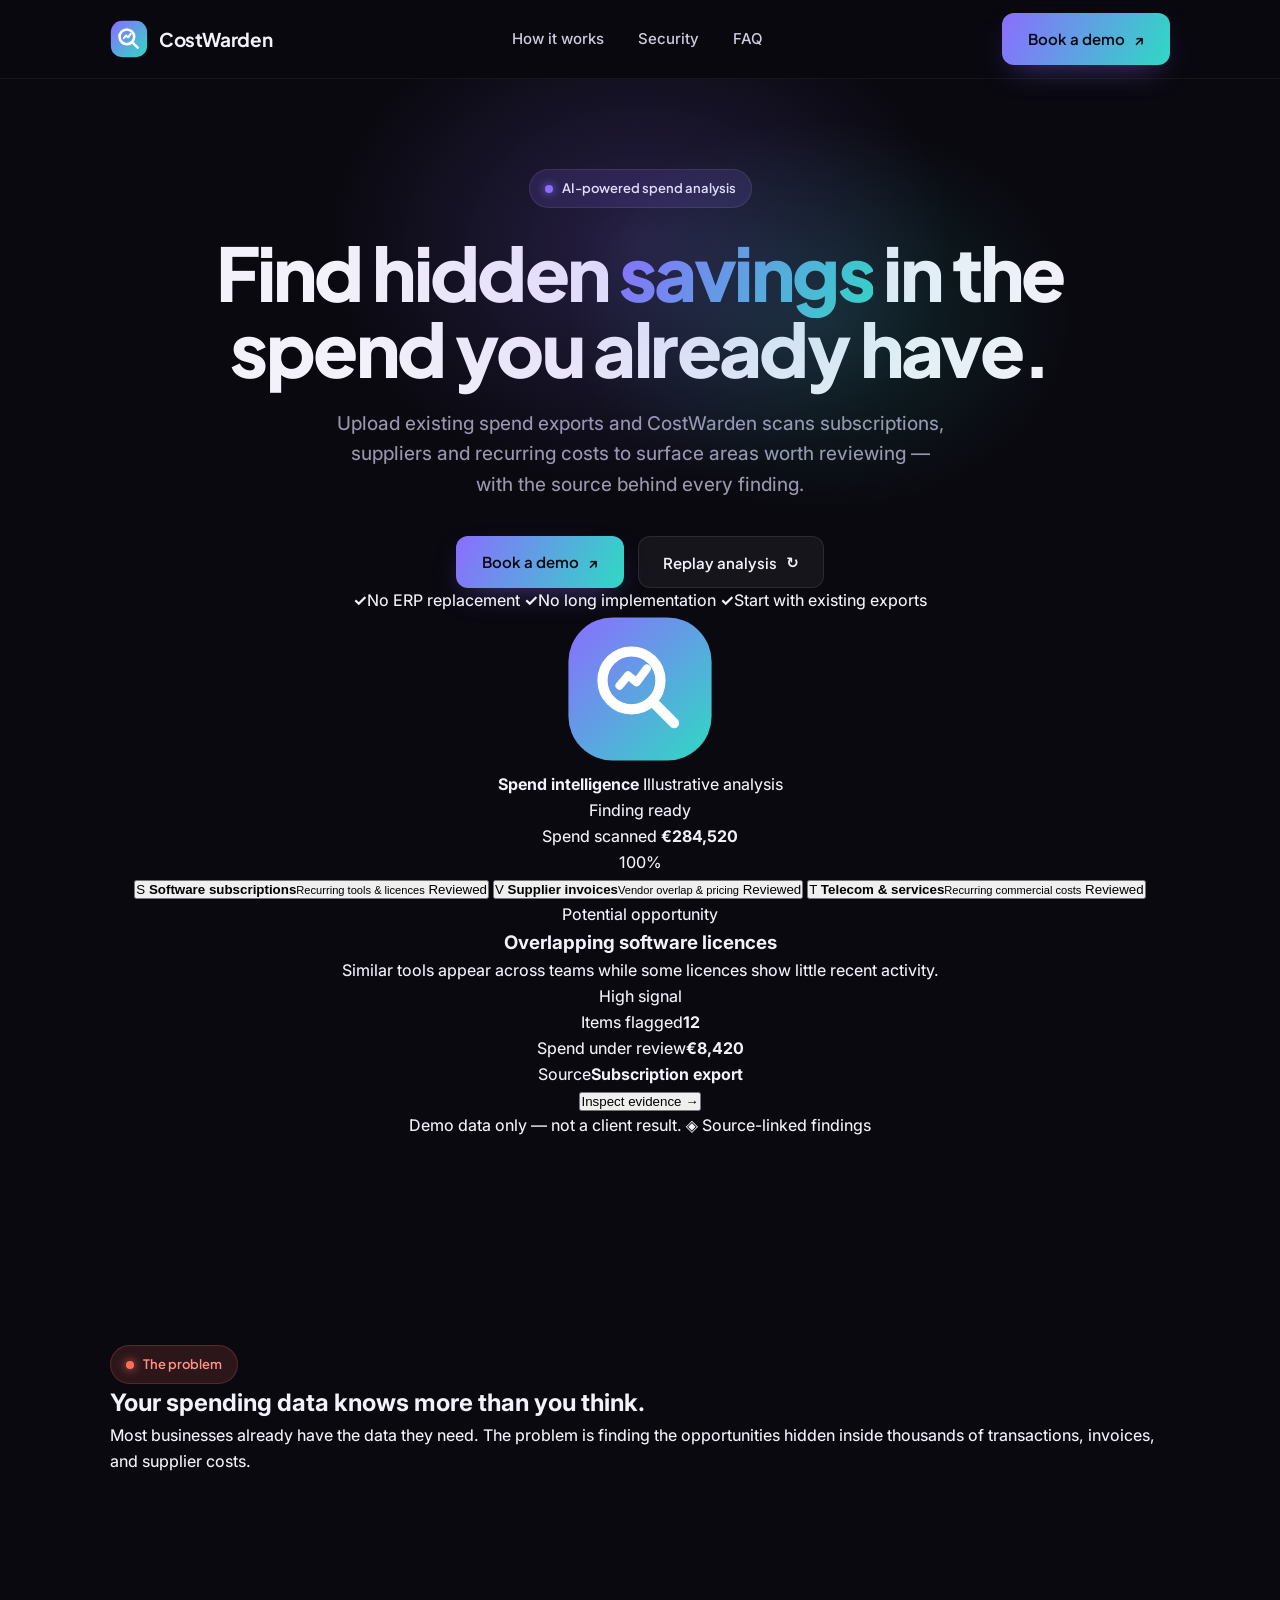
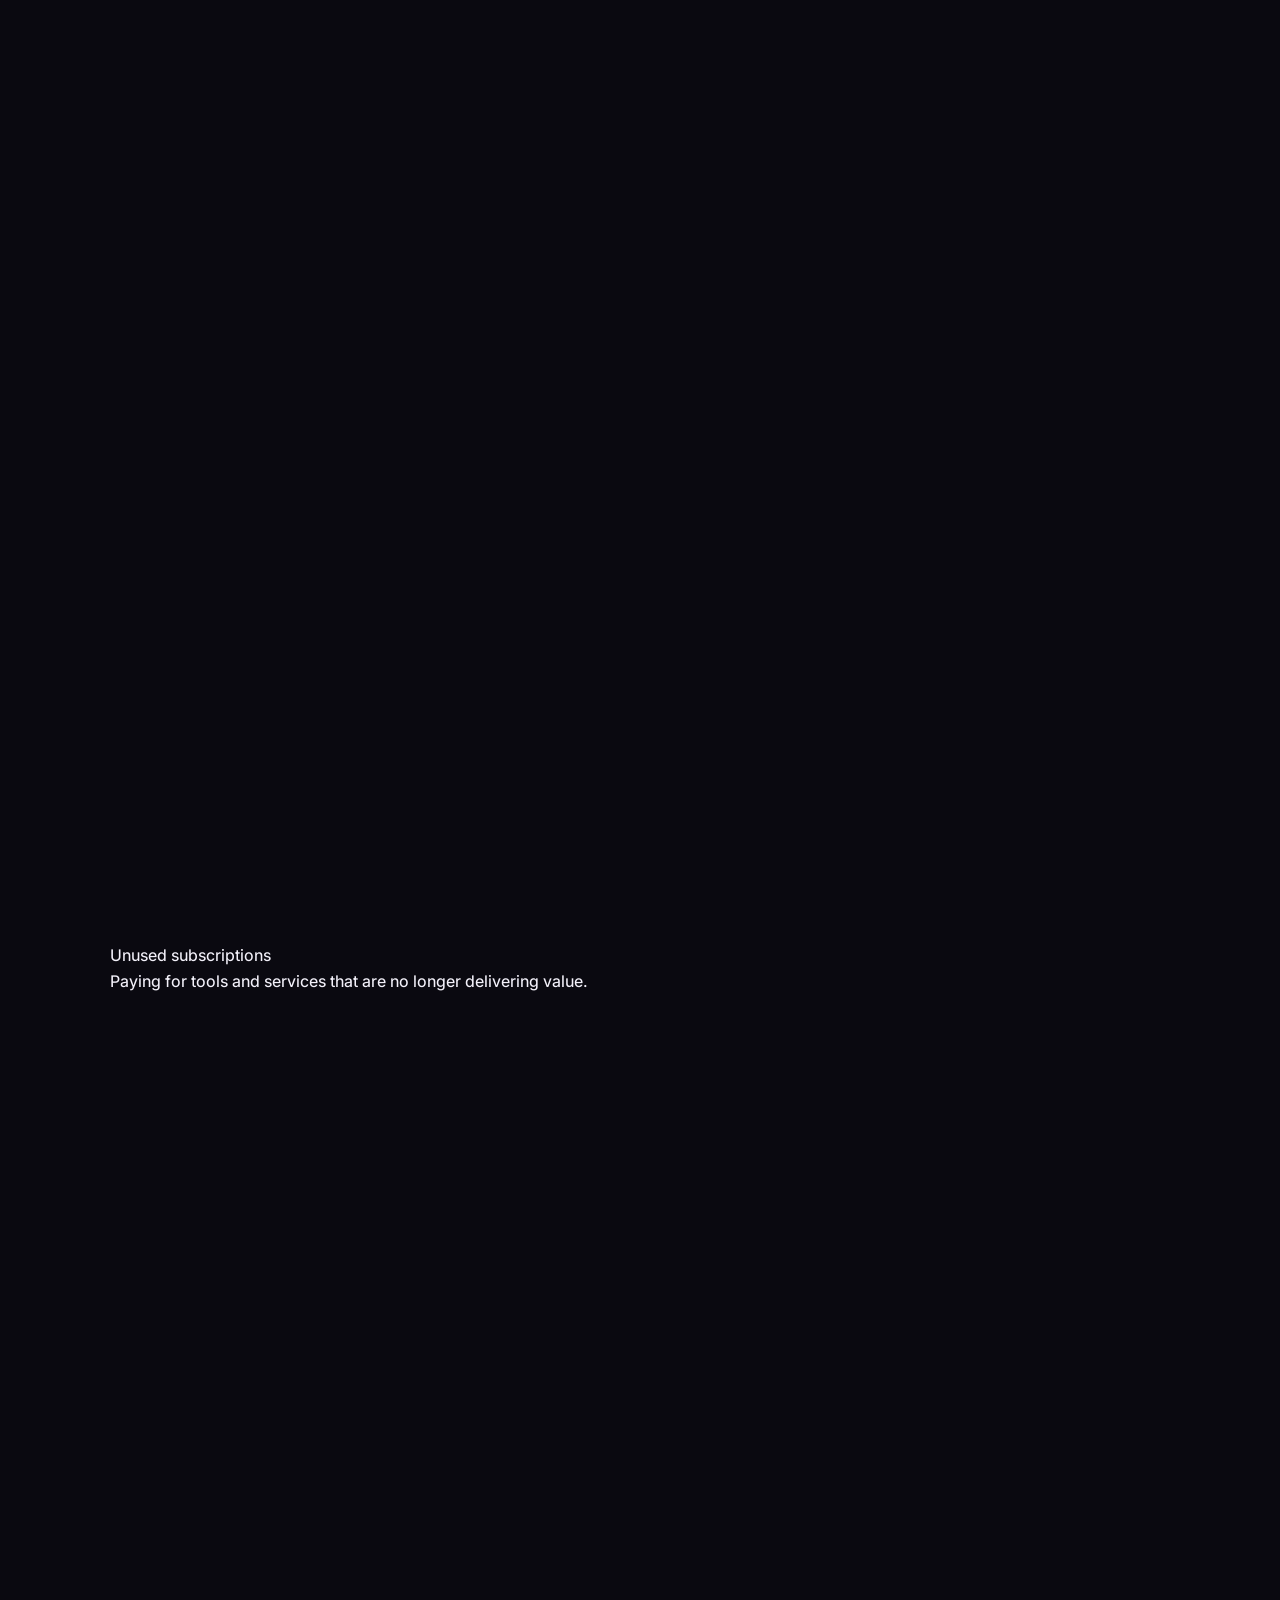
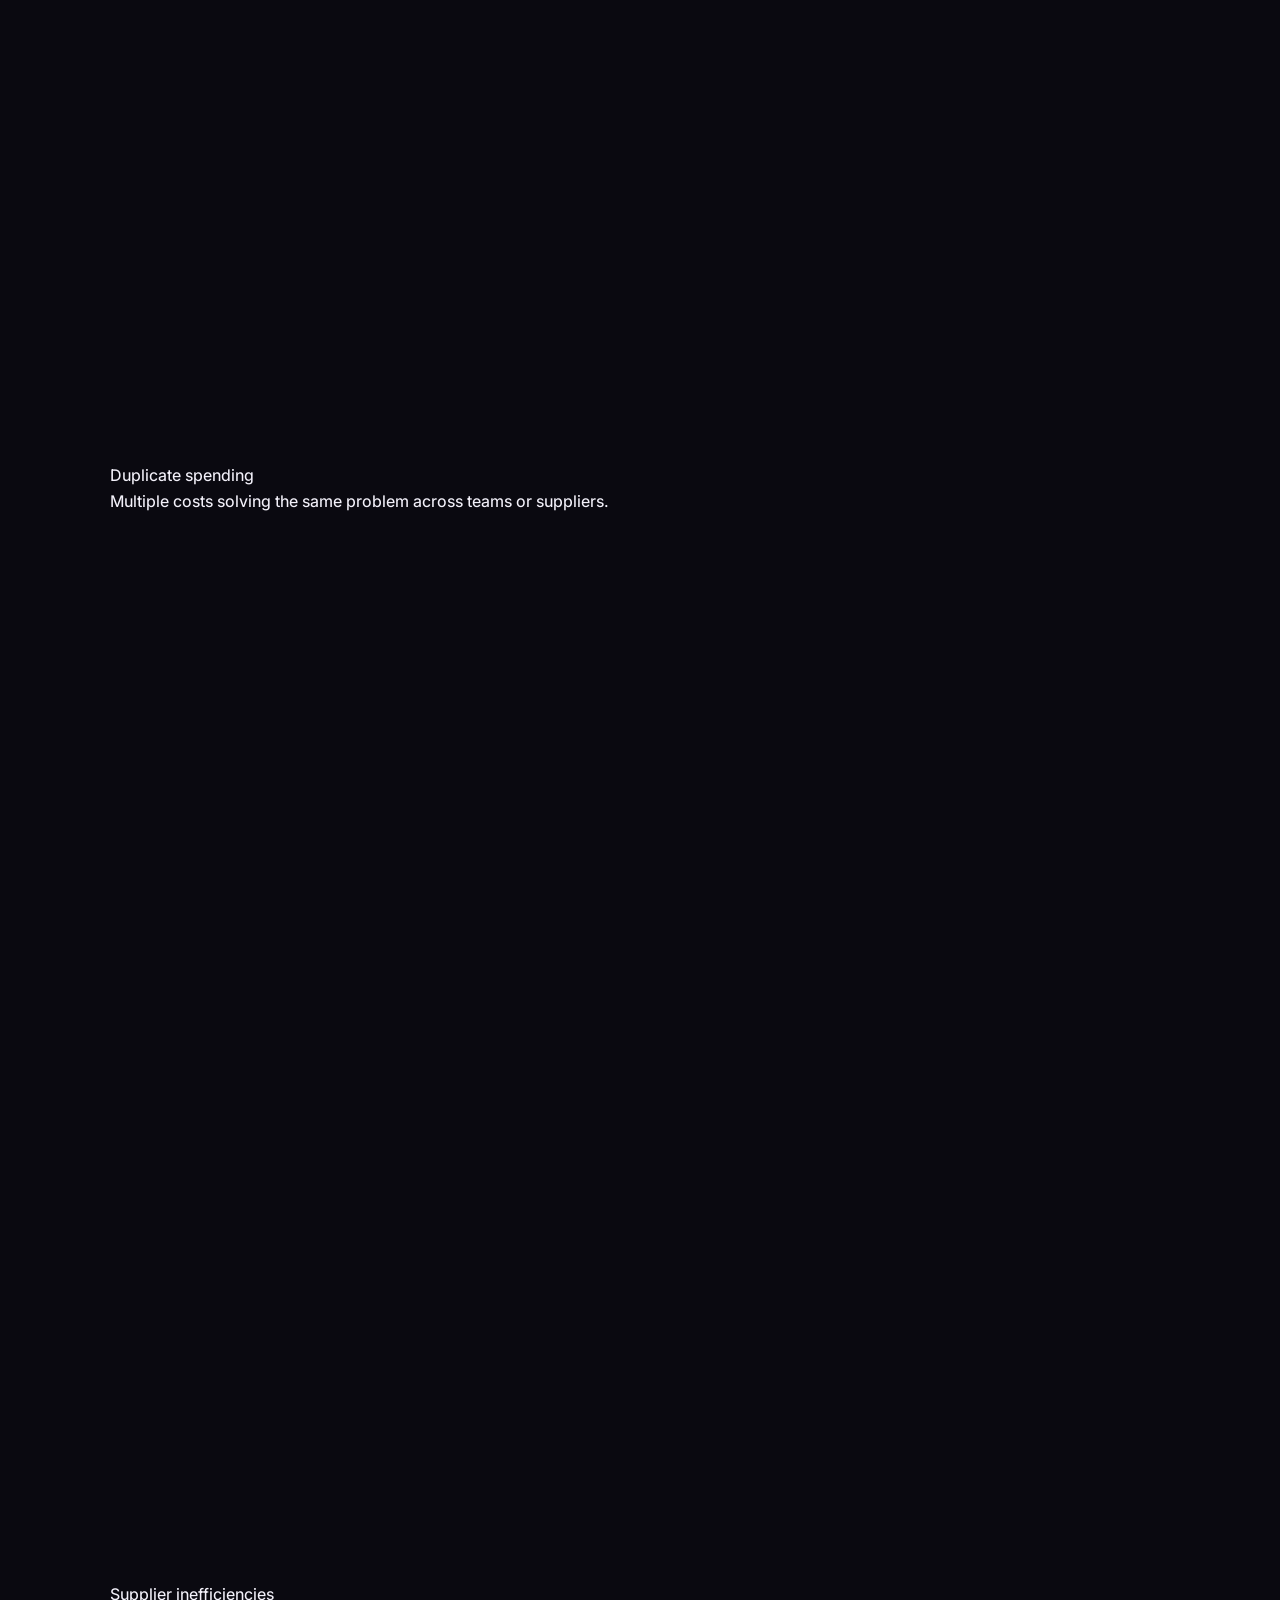
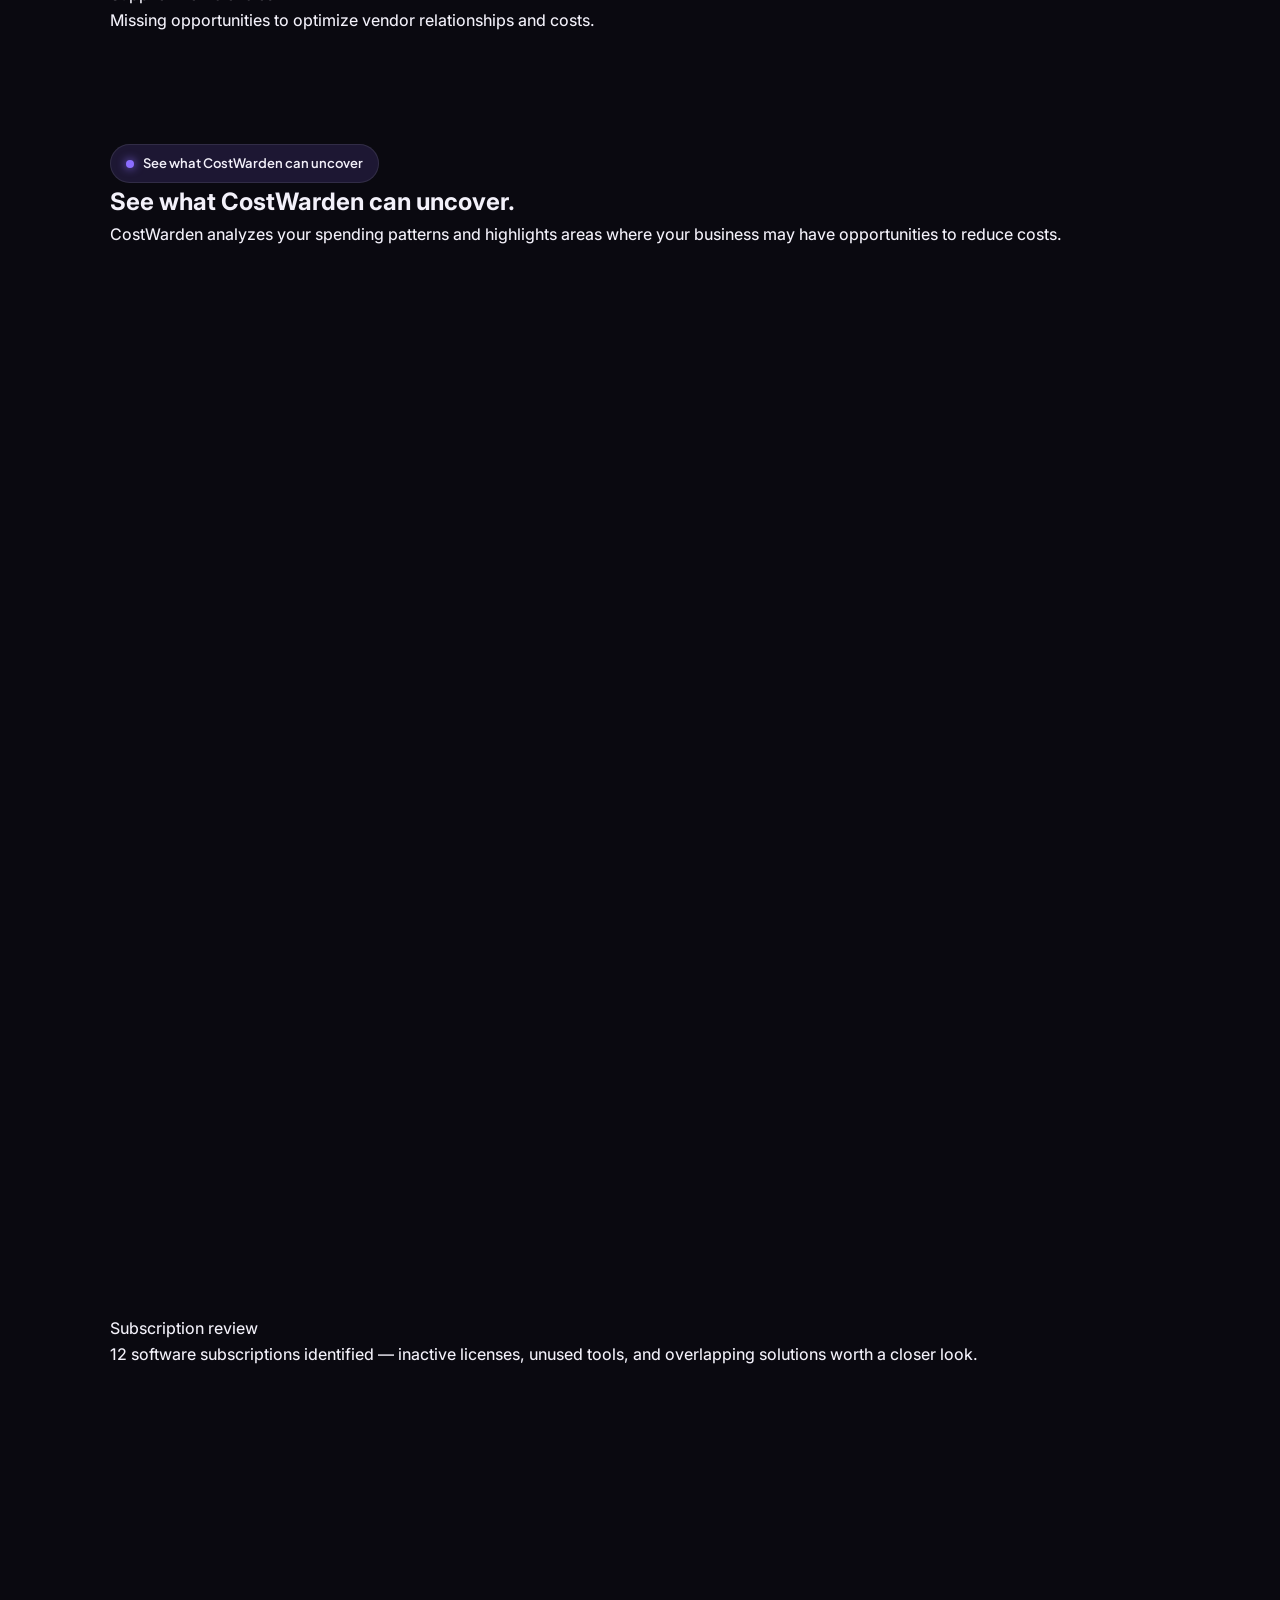
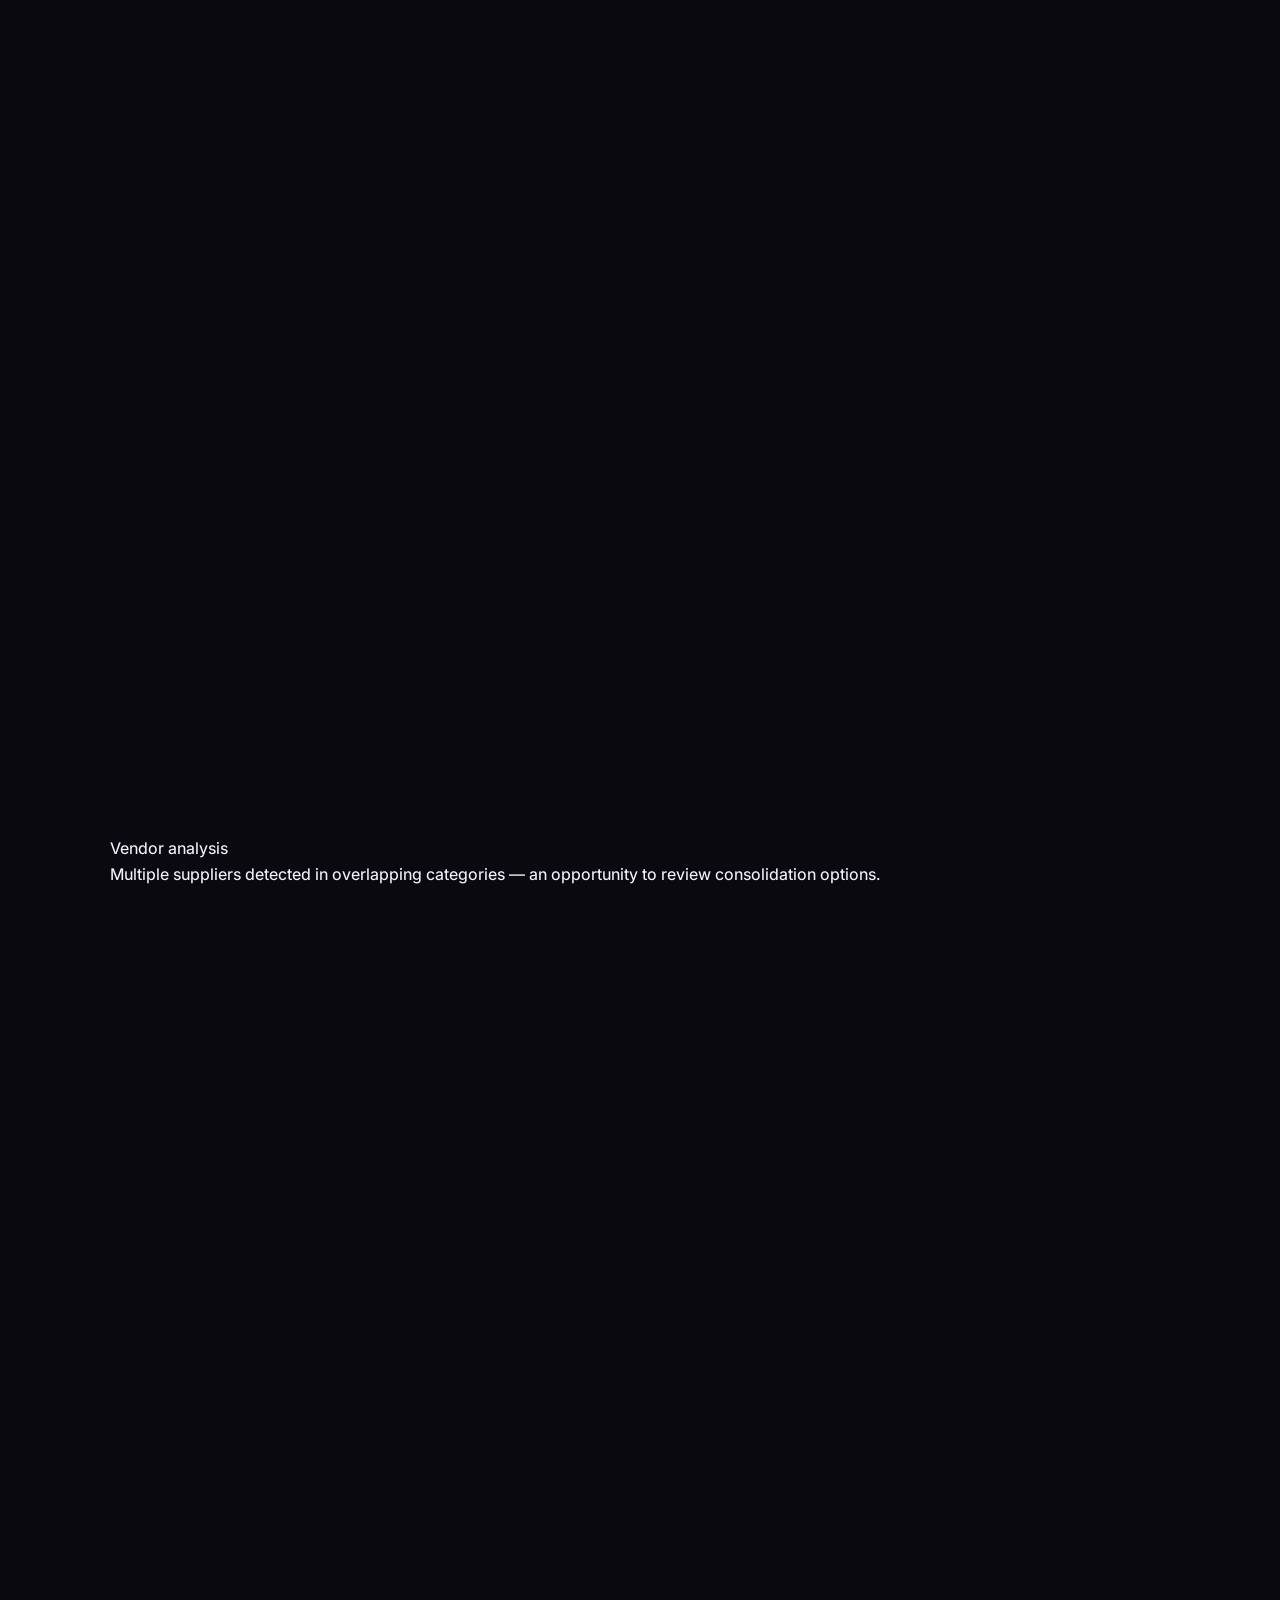
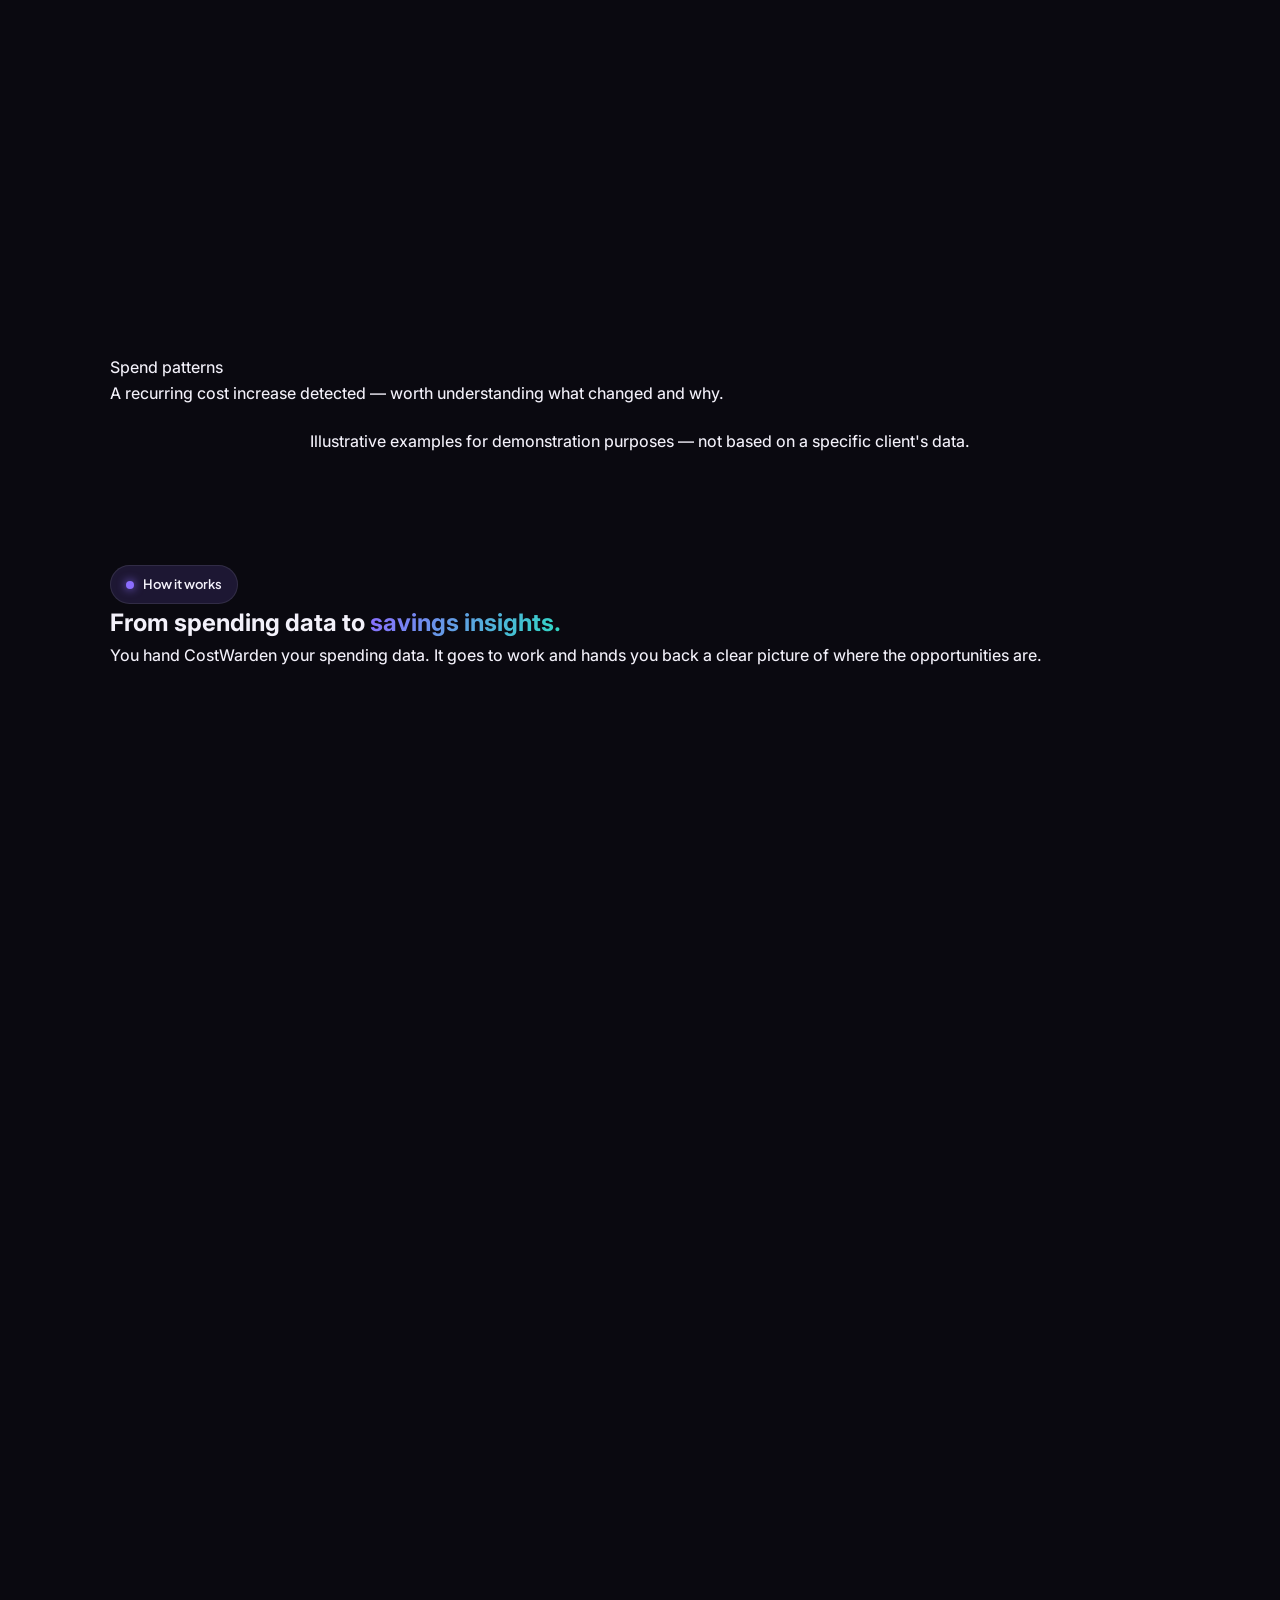
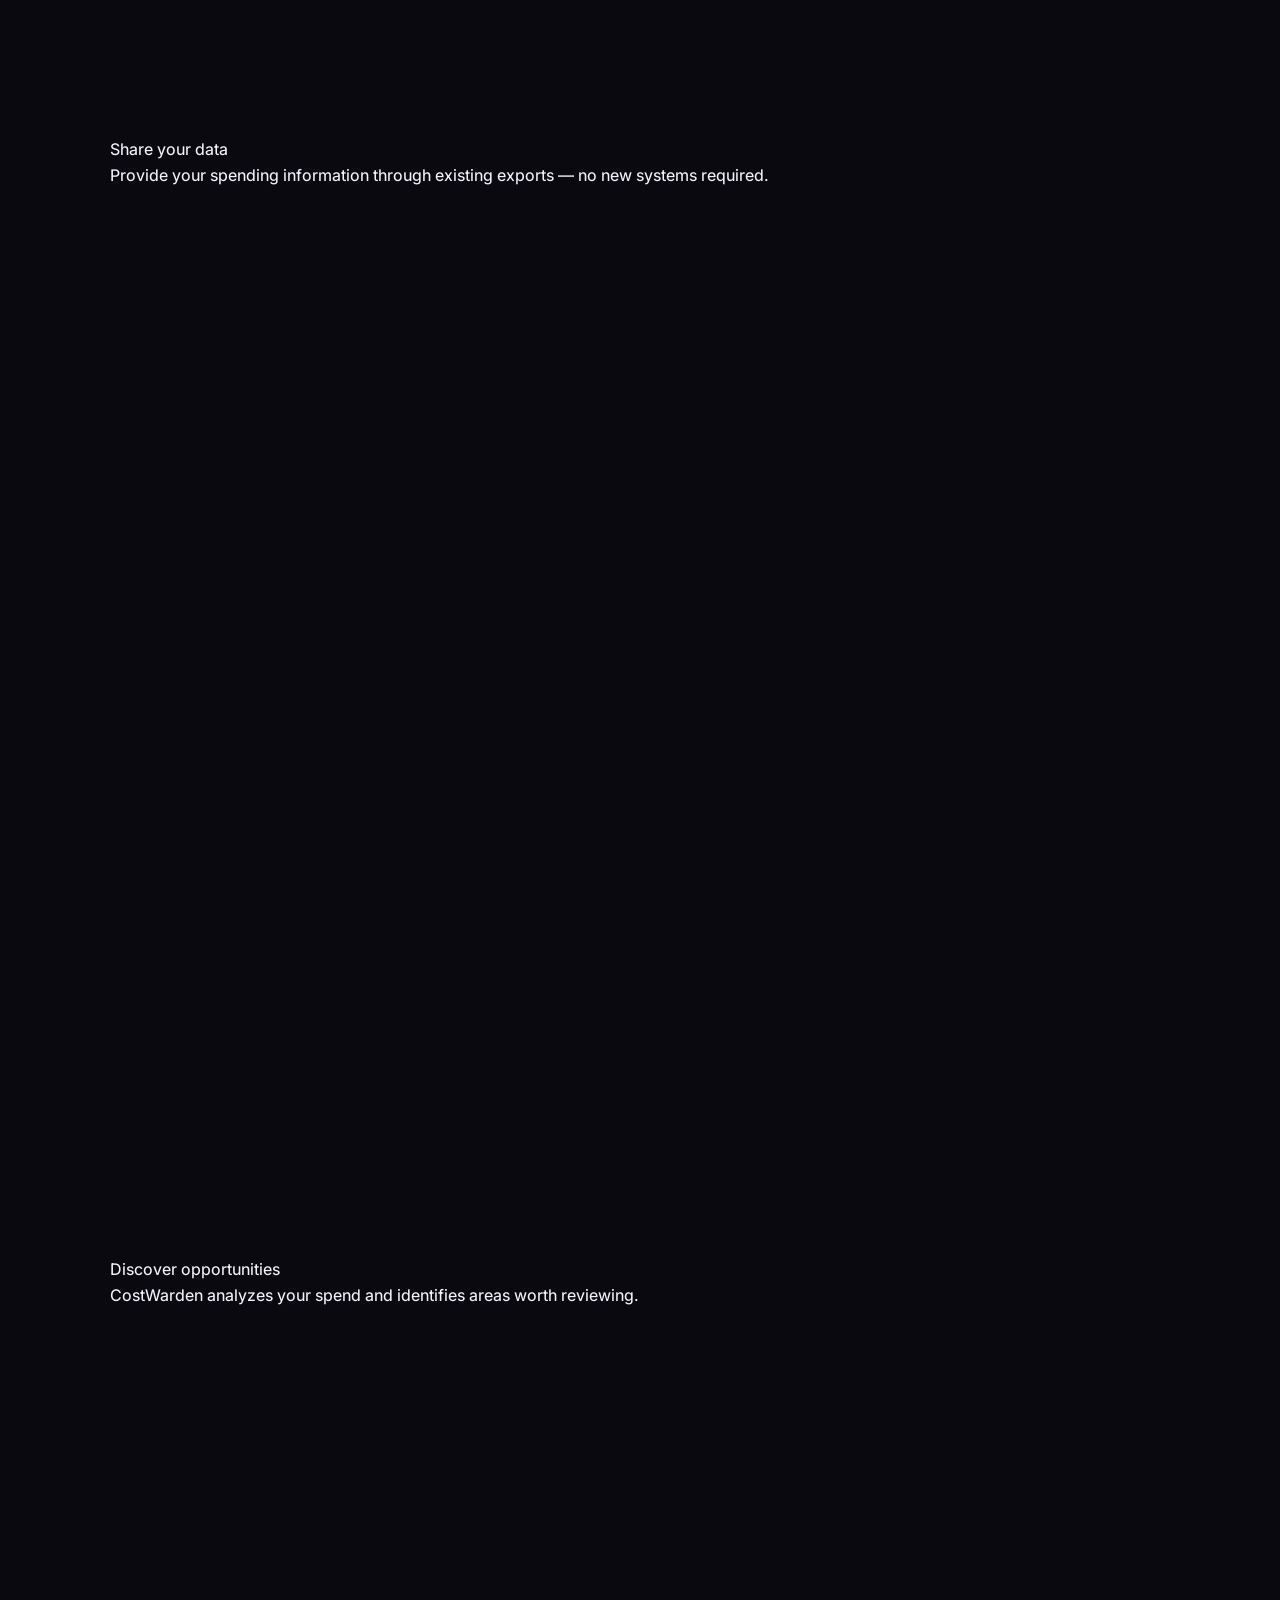
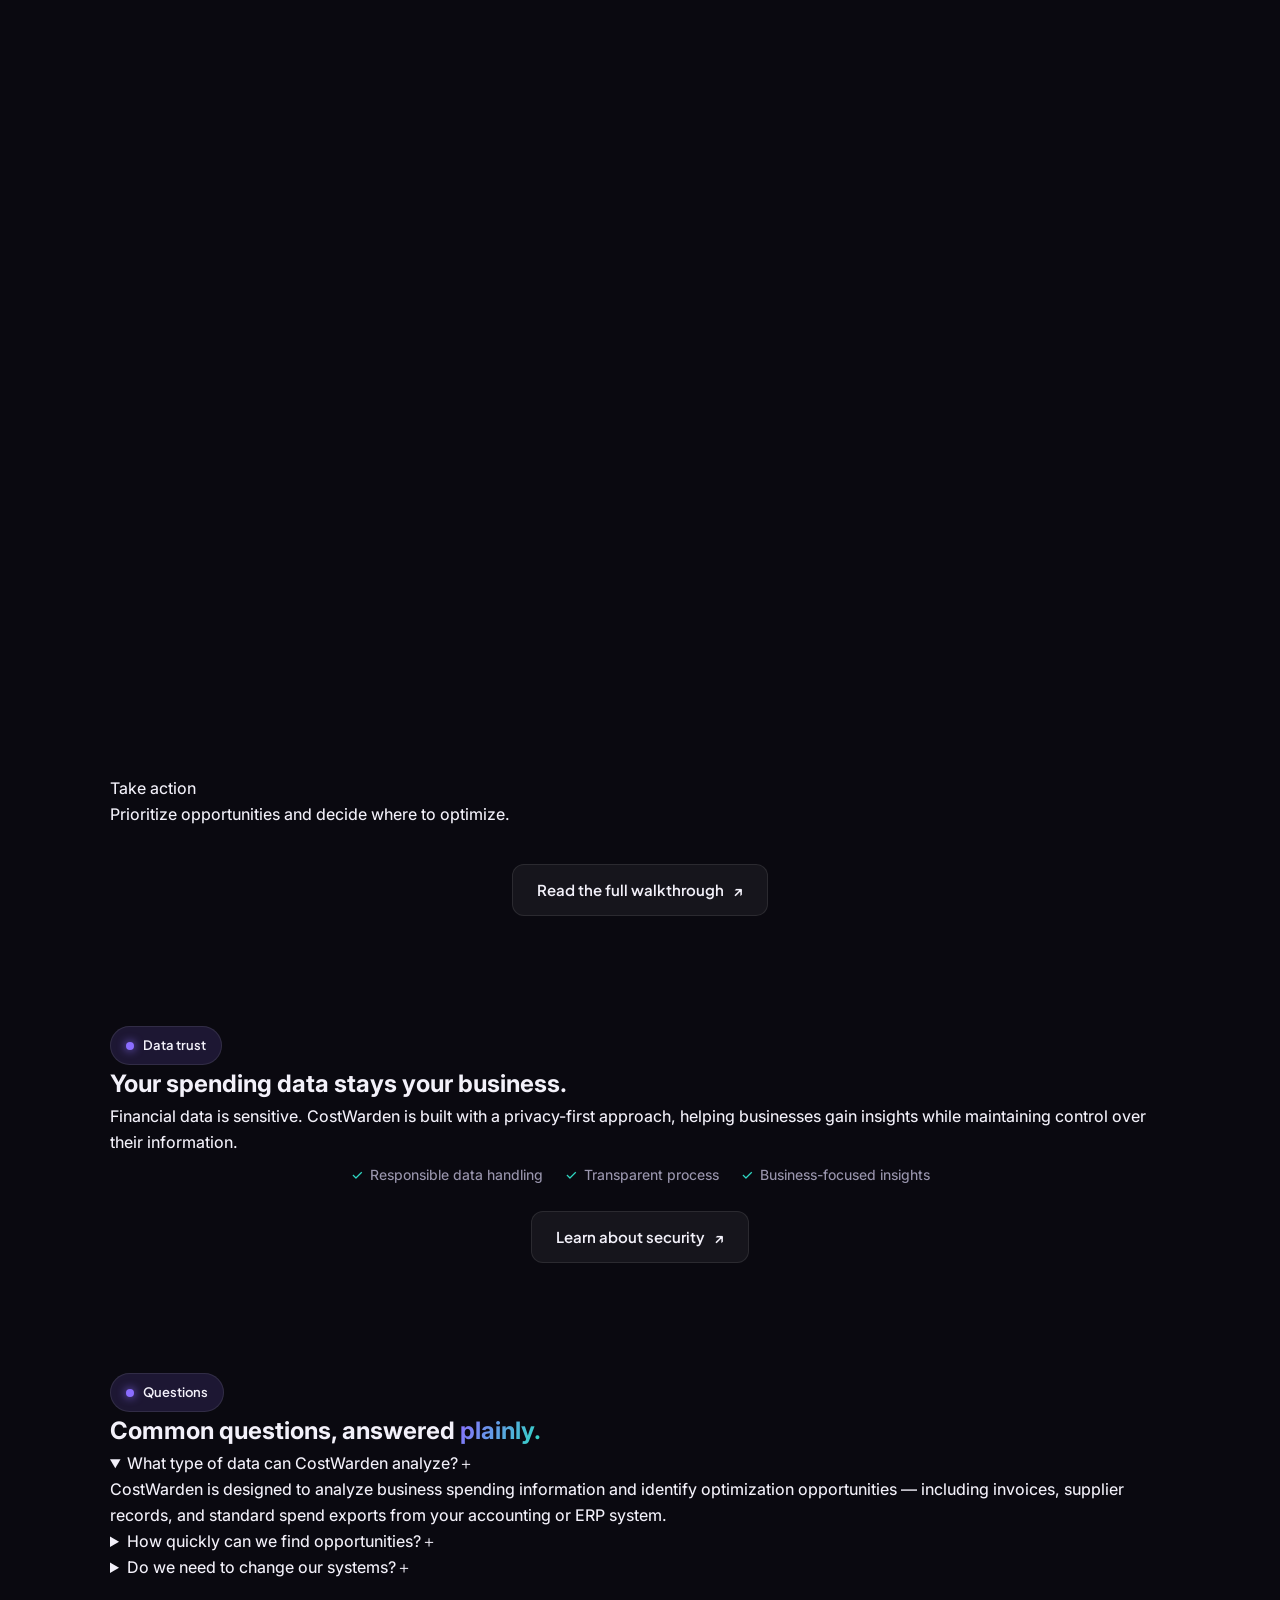
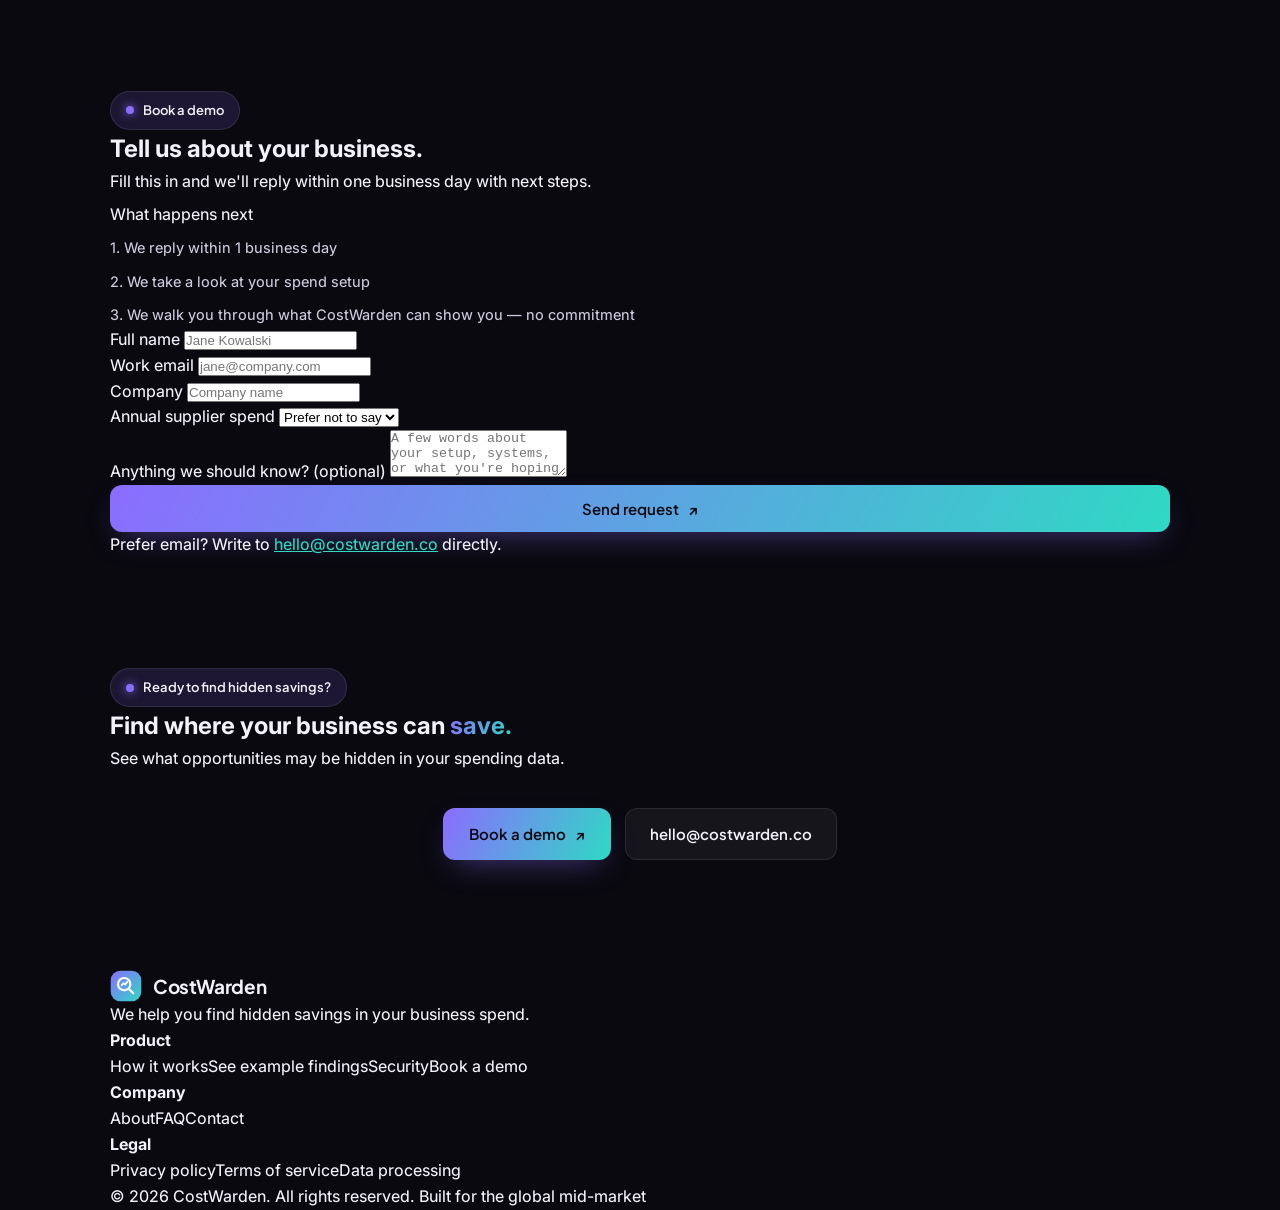
<file: index.html>
<!DOCTYPE html>
<html lang="en" data-theme="violet">
<head>
<meta charset="UTF-8">
<meta name="viewport" content="width=device-width, initial-scale=1.0">

<title>CostWarden — Find Hidden Savings in Your Spend | AI Spend Analysis</title>
<meta name="description" content="CostWarden analyzes your spending data to help you identify waste, uncover savings opportunities and make smarter cost decisions — without changing your systems. Book a demo.">
<meta name="keywords" content="spend analysis software, cost optimization, invoice audit software, supplier spend visibility, accounts payable audit, procurement savings, cost leakage detection">
<link rel="canonical" href="https://costwarden.co/">
<meta name="robots" content="index, follow, max-image-preview:large">
<meta name="author" content="CostWarden">
<meta name="theme-color" content="#0A0910">

<!-- Open Graph / social preview -->
<meta property="og:type" content="website">
<meta property="og:site_name" content="CostWarden">
<meta property="og:locale" content="en_US">
<meta property="og:url" content="https://costwarden.co/">
<meta property="og:title" content="CostWarden — Find Hidden Savings in Your Spend">
<meta property="og:description" content="Spend analysis that helps you identify waste, uncover savings opportunities, and make smarter cost decisions. Book a demo.">
<meta property="og:image" content="https://costwarden.co/assets/img/og-image.jpg">
<meta property="og:image:width" content="1200">
<meta property="og:image:height" content="630">
<meta property="og:image:alt" content="CostWarden — Find hidden savings in your business spend">

<!-- Twitter / X card -->
<meta name="twitter:card" content="summary_large_image">
<meta name="twitter:title" content="CostWarden — Find Hidden Savings in Your Spend">
<meta name="twitter:description" content="Spend analysis that helps you identify waste, uncover savings opportunities, and make smarter cost decisions.">
<meta name="twitter:image" content="https://costwarden.co/assets/img/og-image.jpg">
<meta name="twitter:image:alt" content="CostWarden — Find hidden savings in your business spend">

<!-- Icons -->
<link rel="icon" href="/assets/icons/favicon.ico" sizes="any">
<link rel="icon" type="image/png" sizes="32x32" href="/assets/icons/favicon-32.png">
<link rel="icon" type="image/png" sizes="16x16" href="/assets/icons/favicon-16.png">
<link rel="apple-touch-icon" sizes="180x180" href="/assets/icons/apple-touch-icon.png">
<link rel="manifest" href="site.webmanifest">

<link rel="preconnect" href="https://fonts.googleapis.com">
<link rel="preconnect" href="https://fonts.gstatic.com" crossorigin>
<link href="https://fonts.googleapis.com/css2?family=Plus+Jakarta+Sans:wght@400;500;600;700;800&family=Inter:wght@400;450;500;600&display=swap" rel="stylesheet">
<link rel="stylesheet" href="/css/styles.css">

<!-- Structured data: who we are, what the page is, and the questions it answers.
     This is what search engines AND AI answer engines (ChatGPT, Perplexity, Google AI Overviews,
     Claude web search) read to understand and quote the page accurately.
     NOTE: the FAQPage block below must always mirror the visible FAQ copy in <body> word for word. -->
<script type="application/ld+json">
{
  "@context": "https://schema.org",
  "@type": "Organization",
  "@id": "https://costwarden.co/#organization",
  "name": "CostWarden",
  "url": "https://costwarden.co/",
  "logo": "https://costwarden.co/assets/icons/icon-512.png",
  "description": "CostWarden is an AI-powered spend analysis tool that helps businesses identify wasteful spending and uncover cost-saving opportunities in their existing financial data.",
  "sameAs": []
}
</script>
<script type="application/ld+json">
{
  "@context": "https://schema.org",
  "@type": "WebSite",
  "@id": "https://costwarden.co/#website",
  "url": "https://costwarden.co/",
  "name": "CostWarden",
  "publisher": { "@id": "https://costwarden.co/#organization" },
  "inLanguage": "en"
}
</script>
<script type="application/ld+json">
{
  "@context": "https://schema.org",
  "@type": "SoftwareApplication",
  "name": "CostWarden",
  "applicationCategory": "BusinessApplication",
  "applicationSubCategory": "Spend analysis and cost optimization",
  "operatingSystem": "Web",
  "url": "https://costwarden.co/",
  "description": "CostWarden analyzes a company's existing spending data to surface possible waste, duplicate or overlapping costs, and areas where optimization could have the biggest impact.",
  "offers": {
    "@type": "Offer",
    "name": "Demo",
    "price": "0",
    "priceCurrency": "EUR",
    "description": "A free walkthrough of how CostWarden analyzes your spending data and what kind of savings opportunities it can surface."
  },
  "provider": { "@id": "https://costwarden.co/#organization" }
}
</script>
<script type="application/ld+json">
{
  "@context": "https://schema.org",
  "@type": "FAQPage",
  "mainEntity": [
    {
      "@type": "Question",
      "name": "What type of data can CostWarden analyze?",
      "acceptedAnswer": {
        "@type": "Answer",
        "text": "CostWarden is designed to analyze business spending information and identify optimization opportunities — including invoices, supplier records, and standard spend exports from your accounting or ERP system."
      }
    },
    {
      "@type": "Question",
      "name": "How quickly can we find opportunities?",
      "acceptedAnswer": {
        "@type": "Answer",
        "text": "The timeline depends on the complexity of your spending data and the scope of the analysis. A demo will give you a realistic estimate for your specific setup."
      }
    },
    {
      "@type": "Question",
      "name": "Do we need to change our systems?",
      "acceptedAnswer": {
        "@type": "Answer",
        "text": "No. CostWarden focuses on helping you understand your existing spending information, working with exports from the systems you already use — no rip-and-replace or IT project required."
      }
    }
  ]
}
</script>
</head>
<body>


<svg width="0" height="0" style="position:absolute" aria-hidden="true">
  <symbol id="cw-mark" viewBox="0 0 44 44">
    <defs><linearGradient id="cwg" x1="0" y1="0" x2="1" y2="1"><stop offset="0" stop-color="#8B6DFF"/><stop offset="1" stop-color="#2FD9C4"/></linearGradient></defs>
    <rect x="1" y="1" width="42" height="42" rx="13" fill="url(#cwg)"/>
    <circle cx="19.5" cy="19.5" r="8.5" fill="none" stroke="#fff" stroke-width="3"/>
    <path d="M26 26l6 6" stroke="#fff" stroke-width="3" stroke-linecap="round"/>
    <path d="M16 21l2.5-3 2.5 2 3-4" fill="none" stroke="#fff" stroke-width="2.4" stroke-linecap="round" stroke-linejoin="round"/>
  </symbol>
</svg>

<header>
  <nav class="wrap">
    <a class="brand-lock" href="#top" aria-label="CostWarden home">
      <svg class="mark"><use href="#cw-mark"/></svg>
      <span class="wm">CostWarden</span>
    </a>
    <div class="nav-links">
      <a href="/how-it-works/">How it works</a>
      <a href="/security/">Security</a>
      <a href="/#faq">FAQ</a>
    </div>
    <div class="nav-right">
      <a href="#book-demo" class="btn btn-grad">Book a demo <span class="ar">↗</span></a>
    </div>
  </nav>
</header>

<main id="top">

  <!-- HERO -->
  <section class="hero hero-v2" aria-labelledby="hero-title">
    <div class="wrap hero-v2-grid">
      <div class="hero-v2-copy">
        <span class="pill"><span class="dot"></span>AI-powered spend analysis</span>
        <h1 id="hero-title">Find hidden <span class="grad-text">savings</span> in the spend you already have.</h1>
        <p class="hero-sub">Upload existing spend exports and CostWarden scans subscriptions, suppliers and recurring costs to surface areas worth reviewing — with the source behind every finding.</p>
        <div class="hero-cta hero-v2-cta">
          <a href="#book-demo" class="btn btn-grad">Book a demo <span class="ar">↗</span></a>
          <button class="btn btn-soft hero-replay" type="button" id="heroReplay">Replay analysis <span aria-hidden="true">↻</span></button>
        </div>
        <div class="hero-v2-trust" aria-label="Product benefits">
          <span><b>✓</b>No ERP replacement</span>
          <span><b>✓</b>No long implementation</span>
          <span><b>✓</b>Start with existing exports</span>
        </div>
      </div>

      <div class="spend-demo" id="spendDemo" aria-label="Illustrative CostWarden spend analysis demo">
        <div class="demo-orbit demo-orbit-a" aria-hidden="true"></div>
        <div class="demo-orbit demo-orbit-b" aria-hidden="true"></div>

        <div class="demo-shell">
          <div class="demo-head">
            <div class="demo-product">
              <svg class="demo-mark"><use href="#cw-mark"/></svg>
              <div>
                <strong>Spend intelligence</strong>
                <span>Illustrative analysis</span>
              </div>
            </div>
            <span class="demo-live"><i></i><span id="demoStatus">Analyzing</span></span>
          </div>

          <div class="demo-metric-row">
            <div>
              <span class="demo-label">Spend scanned</span>
              <strong class="demo-amount">€<span id="scanAmount">0</span></strong>
            </div>
            <div class="demo-progress-meta"><span id="scanPercent">0</span>%</div>
          </div>
          <div class="demo-progress" aria-hidden="true"><span id="scanProgress"></span></div>

          <div class="demo-list" id="demoList">
            <button class="demo-source is-active" type="button" data-key="software" aria-pressed="true">
              <span class="source-icon">S</span>
              <span class="source-main"><b>Software subscriptions</b><small>Recurring tools & licences</small></span>
              <span class="source-state"><i></i><span>Scanning</span></span>
            </button>
            <button class="demo-source" type="button" data-key="suppliers" aria-pressed="false">
              <span class="source-icon">V</span>
              <span class="source-main"><b>Supplier invoices</b><small>Vendor overlap & pricing</small></span>
              <span class="source-state"><i></i><span>Queued</span></span>
            </button>
            <button class="demo-source" type="button" data-key="telecom" aria-pressed="false">
              <span class="source-icon">T</span>
              <span class="source-main"><b>Telecom & services</b><small>Recurring commercial costs</small></span>
              <span class="source-state"><i></i><span>Queued</span></span>
            </button>
          </div>

          <div class="demo-finding" id="demoFinding" aria-live="polite">
            <div class="finding-kicker"><span class="finding-dot"></span>Potential opportunity</div>
            <div class="finding-title-row">
              <div>
                <h3 id="findingTitle">Overlapping software licences</h3>
                <p id="findingText">Similar tools appear across teams while some licences show little recent activity.</p>
              </div>
              <span class="finding-confidence" id="findingConfidence">High signal</span>
            </div>
            <div class="finding-evidence">
              <div><span>Items flagged</span><strong id="findingItems">12</strong></div>
              <div><span>Spend under review</span><strong id="findingValue">€8,420</strong></div>
              <div><span>Source</span><strong id="findingSource">Subscription export</strong></div>
            </div>
            <button class="finding-action" type="button" id="findingAction">Inspect evidence <span>→</span></button>
          </div>

          <div class="demo-foot">
            <span>Demo data only — not a client result.</span>
            <span class="demo-secure">◈ Source-linked findings</span>
          </div>
        </div>

        <div class="evidence-popover" id="evidencePopover" hidden>
          <div class="evidence-top"><strong>Evidence trace</strong><button type="button" id="evidenceClose" aria-label="Close evidence">×</button></div>
          <div class="evidence-line"><span>Adobe CC</span><b>8 licences</b></div>
          <div class="evidence-line"><span>Figma</span><b>5 licences</b></div>
          <div class="evidence-line"><span>Overlap detected</span><b class="evidence-warn">3 users</b></div>
          <p>Illustrative evidence showing how a finding can point back to its source.</p>
        </div>
      </div>
    </div>
  </section>

  <!-- PROBLEM -->
  <section class="section" id="problem">
    <div class="wrap">
      <div class="sec-head center">
        <span class="pill leak"><span class="dot"></span>The problem</span>
        <h2 class="big">Your spending data knows more than you think.</h2>
        <p>Most businesses already have the data they need. The problem is finding the opportunities hidden inside thousands of transactions, invoices, and supplier costs.</p>
      </div>
      <div class="anoms" id="anoms">
        <div class="anom">
          <div class="ai"><svg fill="none" viewBox="0 0 24 24" stroke-width="2"><path stroke-linecap="round" stroke-linejoin="round" d="M9 3v18M15 3v18M3 9h18M3 15h18"/></svg></div>
          <div><div class="t">Unused subscriptions</div><div class="d">Paying for tools and services that are no longer delivering value.</div></div>
        </div>
        <div class="anom">
          <div class="ai"><svg fill="none" viewBox="0 0 24 24" stroke-width="2"><path stroke-linecap="round" stroke-linejoin="round" d="M8 7h11M8 12h11M8 17h11M4 7h.01M4 12h.01M4 17h.01"/></svg></div>
          <div><div class="t">Duplicate spending</div><div class="d">Multiple costs solving the same problem across teams or suppliers.</div></div>
        </div>
        <div class="anom">
          <div class="ai"><svg fill="none" viewBox="0 0 24 24" stroke-width="2"><path stroke-linecap="round" stroke-linejoin="round" d="M3 6h18M3 12h18M3 18h10"/></svg></div>
          <div><div class="t">Supplier inefficiencies</div><div class="d">Missing opportunities to optimize vendor relationships and costs.</div></div>
        </div>
      </div>
    </div>
  </section>

  <!-- PRODUCT PROOF / OUTPUT -->
  <section class="section" id="proof" style="padding-top:0">
    <div class="wrap">
      <div class="sec-head center">
        <span class="pill"><span class="dot"></span>See what CostWarden can uncover</span>
        <h2 class="big">See what CostWarden can uncover.</h2>
        <p>CostWarden analyzes your spending patterns and highlights areas where your business may have opportunities to reduce costs.</p>
      </div>
      <div class="anoms">
        <div class="anom">
          <div class="ai"><svg fill="none" viewBox="0 0 24 24" stroke-width="2"><path stroke-linecap="round" stroke-linejoin="round" d="M8 4h9a2 2 0 012 2v14l-3-2-3 2-3-2-3 2V6a2 2 0 012-2z"/></svg></div>
          <div><div class="t">Subscription review</div><div class="d">12 software subscriptions identified — inactive licenses, unused tools, and overlapping solutions worth a closer look.</div></div>
        </div>
        <div class="anom">
          <div class="ai"><svg fill="none" viewBox="0 0 24 24" stroke-width="2"><circle cx="11" cy="11" r="7"/><path stroke-linecap="round" d="M21 21l-4.3-4.3"/></svg></div>
          <div><div class="t">Vendor analysis</div><div class="d">Multiple suppliers detected in overlapping categories — an opportunity to review consolidation options.</div></div>
        </div>
        <div class="anom">
          <div class="ai"><svg fill="none" viewBox="0 0 24 24" stroke-width="2"><circle cx="12" cy="12" r="8"/><path stroke-linecap="round" d="M12 8v4l3 2"/></svg></div>
          <div><div class="t">Spend patterns</div><div class="d">A recurring cost increase detected — worth understanding what changed and why.</div></div>
        </div>
      </div>
      <p class="calc-note" style="text-align:center;margin-top:22px">Illustrative examples for demonstration purposes — not based on a specific client's data.</p>
    </div>
  </section>

  <!-- HOW IT WORKS -->
  <section class="section" id="how" style="padding-top:0">
    <div class="wrap">
      <div class="sec-head center">
        <span class="pill"><span class="dot"></span>How it works</span>
        <h2 class="big">From spending data to <span class="grad-text">savings insights.</span></h2>
        <p>You hand CostWarden your spending data. It goes to work and hands you back a clear picture of where the opportunities are.</p>
      </div>

      <div class="steps" id="steps">
        <div class="step"><div class="si"><svg fill="none" viewBox="0 0 24 24" stroke-width="1.8"><path stroke-linecap="round" stroke-linejoin="round" d="M12 16V4m0 0L8 8m4-4l4 4M4 20h16"/></svg></div><div class="verb">Share your data</div><p>Provide your spending information through existing exports — no new systems required.</p></div>
        <div class="step"><div class="si"><svg fill="none" viewBox="0 0 24 24" stroke-width="1.8"><circle cx="11" cy="11" r="7"/><path stroke-linecap="round" d="M21 21l-4.3-4.3"/></svg></div><div class="verb">Discover opportunities</div><p>CostWarden analyzes your spend and identifies areas worth reviewing.</p></div>
        <div class="step"><div class="si"><svg fill="none" viewBox="0 0 24 24" stroke-width="1.8"><path stroke-linecap="round" stroke-linejoin="round" d="M8 4h9a2 2 0 012 2v14l-3-2-3 2-3-2-3 2V6a2 2 0 012-2z"/></svg></div><div class="verb">Take action</div><p>Prioritize opportunities and decide where to optimize.</p></div>
      </div>
      <div style="text-align:center;margin-top:36px">
        <a href="/how-it-works/" class="btn btn-soft">Read the full walkthrough <span class="ar">↗</span></a>
      </div>
    </div>
  </section>

  <!-- WHY TRUST -->
  <section class="section" style="padding-top:0">
    <div class="wrap">
      <div class="sec-head center">
        <span class="pill"><span class="dot"></span>Data trust</span>
        <h2 class="big">Your spending data stays your business.</h2>
        <p>Financial data is sensitive. CostWarden is built with a privacy-first approach, helping businesses gain insights while maintaining control over their information.</p>
      </div>
      <div class="hero-trust" style="justify-content:center;margin-top:8px">
        <span><span class="tk">✓</span> Responsible data handling</span>
        <span><span class="tk">✓</span> Transparent process</span>
        <span><span class="tk">✓</span> Business-focused insights</span>
      </div>
      <div style="text-align:center;margin-top:24px">
        <a href="/security/" class="btn btn-soft">Learn about security <span class="ar">↗</span></a>
      </div>
    </div>
  </section>

  <!-- FAQ — content here matches the FAQPage structured data in <head> word for word -->
  <section class="section" id="faq" style="padding-top:0">
    <div class="wrap">
      <div class="sec-head center">
        <span class="pill"><span class="dot"></span>Questions</span>
        <h2 class="big">Common questions, answered <span class="grad-text">plainly.</span></h2>
      </div>
      <div class="faq-list">
        <details class="faq-item" open>
          <summary>What type of data can CostWarden analyze?<span class="faq-ic">＋</span></summary>
          <p>CostWarden is designed to analyze business spending information and identify optimization opportunities — including invoices, supplier records, and standard spend exports from your accounting or ERP system.</p>
        </details>
        <details class="faq-item">
          <summary>How quickly can we find opportunities?<span class="faq-ic">＋</span></summary>
          <p>The timeline depends on the complexity of your spending data and the scope of the analysis. A demo will give you a realistic estimate for your specific setup.</p>
        </details>
        <details class="faq-item">
          <summary>Do we need to change our systems?<span class="faq-ic">＋</span></summary>
          <p>No. CostWarden focuses on helping you understand your existing spending information, working with exports from the systems you already use — no rip-and-replace or IT project required.</p>
        </details>
      </div>
    </div>
  </section>

  <!-- BOOK A DEMO — real form, POSTs to Formspree -->
  <section class="section" id="book-demo" style="padding-top:0">
    <div class="wrap">
      <div class="calc-card" style="grid-template-columns:1fr 1.15fr">
        <div class="calc-left">
          <span class="pill"><span class="dot"></span>Book a demo</span>
          <h2>Tell us about your business.</h2>
          <p>Fill this in and we'll reply within one business day with next steps.</p>
          <div class="calc-lbl" style="margin-top:8px">What happens next</div>
          <ul style="list-style:none;display:flex;flex-direction:column;gap:10px;margin-top:8px;font-size:14.5px;color:var(--ink-2)">
            <li>1. We reply within 1 business day</li>
            <li>2. We take a look at your spend setup</li>
            <li>3. We walk you through what CostWarden can show you — no commitment</li>
          </ul>
        </div>
        <div class="calc-right" style="justify-content:flex-start">
          <form id="demoForm" class="demo-form" action="https://formspree.io/f/xyegolbl" method="POST">
            <div class="ff-grid">
              <div class="ff-row">
                <label for="ff-name">Full name</label>
                <input id="ff-name" name="name" type="text" placeholder="Jane Kowalski" required autocomplete="name">
              </div>
              <div class="ff-row">
                <label for="ff-email">Work email</label>
                <input id="ff-email" name="email" type="email" placeholder="jane@company.com" required autocomplete="email">
              </div>
            </div>
            <div class="ff-grid">
              <div class="ff-row">
                <label for="ff-company">Company</label>
                <input id="ff-company" name="company" type="text" placeholder="Company name" required autocomplete="organization">
              </div>
              <div class="ff-row">
                <label for="ff-spend">Annual supplier spend</label>
                <select id="ff-spend" name="annual_spend">
                  <option value="">Prefer not to say</option>
                  <option value="<€1M">Under €1M</option>
                  <option value="€1M–€5M">€1M – €5M</option>
                  <option value="€5M–€20M">€5M – €20M</option>
                  <option value=">€20M">Over €20M</option>
                </select>
              </div>
            </div>
            <div class="ff-row">
              <label for="ff-message">Anything we should know? <span class="ff-opt">(optional)</span></label>
              <textarea id="ff-message" name="message" rows="3" placeholder="A few words about your setup, systems, or what you're hoping to find"></textarea>
            </div>
            <!-- honeypot field for spam bots, kept hidden from real users -->
            <input type="text" name="_gotcha" style="display:none" tabindex="-1" autocomplete="off">
            <button type="submit" class="btn btn-grad" style="width:100%;justify-content:center">
              <span class="ff-btn-label">Send request</span> <span class="ar">↗</span>
            </button>
            <p class="ff-status" id="ffStatus" role="status" aria-live="polite"></p>
          </form>
          <p class="calc-note">Prefer email? Write to <a href="mailto:hello@costwarden.co" style="color:var(--teal);text-decoration:underline">hello@costwarden.co</a> directly.</p>
        </div>
      </div>
    </div>
  </section>

  <!-- FINAL -->
  <section class="section" style="padding-top:0">
    <div class="wrap">
      <div class="final-card">
        <span class="pill"><span class="dot"></span>Ready to find hidden savings?</span>
        <h2>Find where your business can <span class="grad-text">save.</span></h2>
        <p>See what opportunities may be hidden in your spending data.</p>
        <div class="hero-cta">
          <a href="#book-demo" class="btn btn-grad">Book a demo <span class="ar">↗</span></a>
          <a href="mailto:hello@costwarden.co" class="btn btn-soft">hello@costwarden.co</a>
        </div>
      </div>
    </div>
  </section>

</main>

<footer>
  <div class="wrap">
    <div class="foot-grid">
      <div class="foot-brand">
        <a class="brand-lock" href="#top">
          <svg class="mark" style="width:32px;height:32px"><use href="#cw-mark"/></svg>
          <span class="wm">CostWarden</span>
        </a>
        <p>We help you find hidden savings in your business spend.</p>
      </div>
      <div class="foot-col"><h4>Product</h4><a href="/how-it-works/">How it works</a><a href="/#proof">See example findings</a><a href="/security/">Security</a><a href="/#book-demo">Book a demo</a></div>
      <div class="foot-col"><h4>Company</h4><a href="/about/">About</a><a href="/#faq">FAQ</a><a href="/contact/">Contact</a></div>
      <div class="foot-col"><h4>Legal</h4><a href="/privacy-policy/">Privacy policy</a><a href="/terms/">Terms of service</a><a href="/data-processing/">Data processing</a></div>
    </div>
    <div class="foot-bottom">
      <span>© 2026 CostWarden. All rights reserved.</span>
      <span>Built for the global mid-market</span>
    </div>
  </div>
</footer>

<script src="/js/main.js"></script>
</body>
</html>
</file>
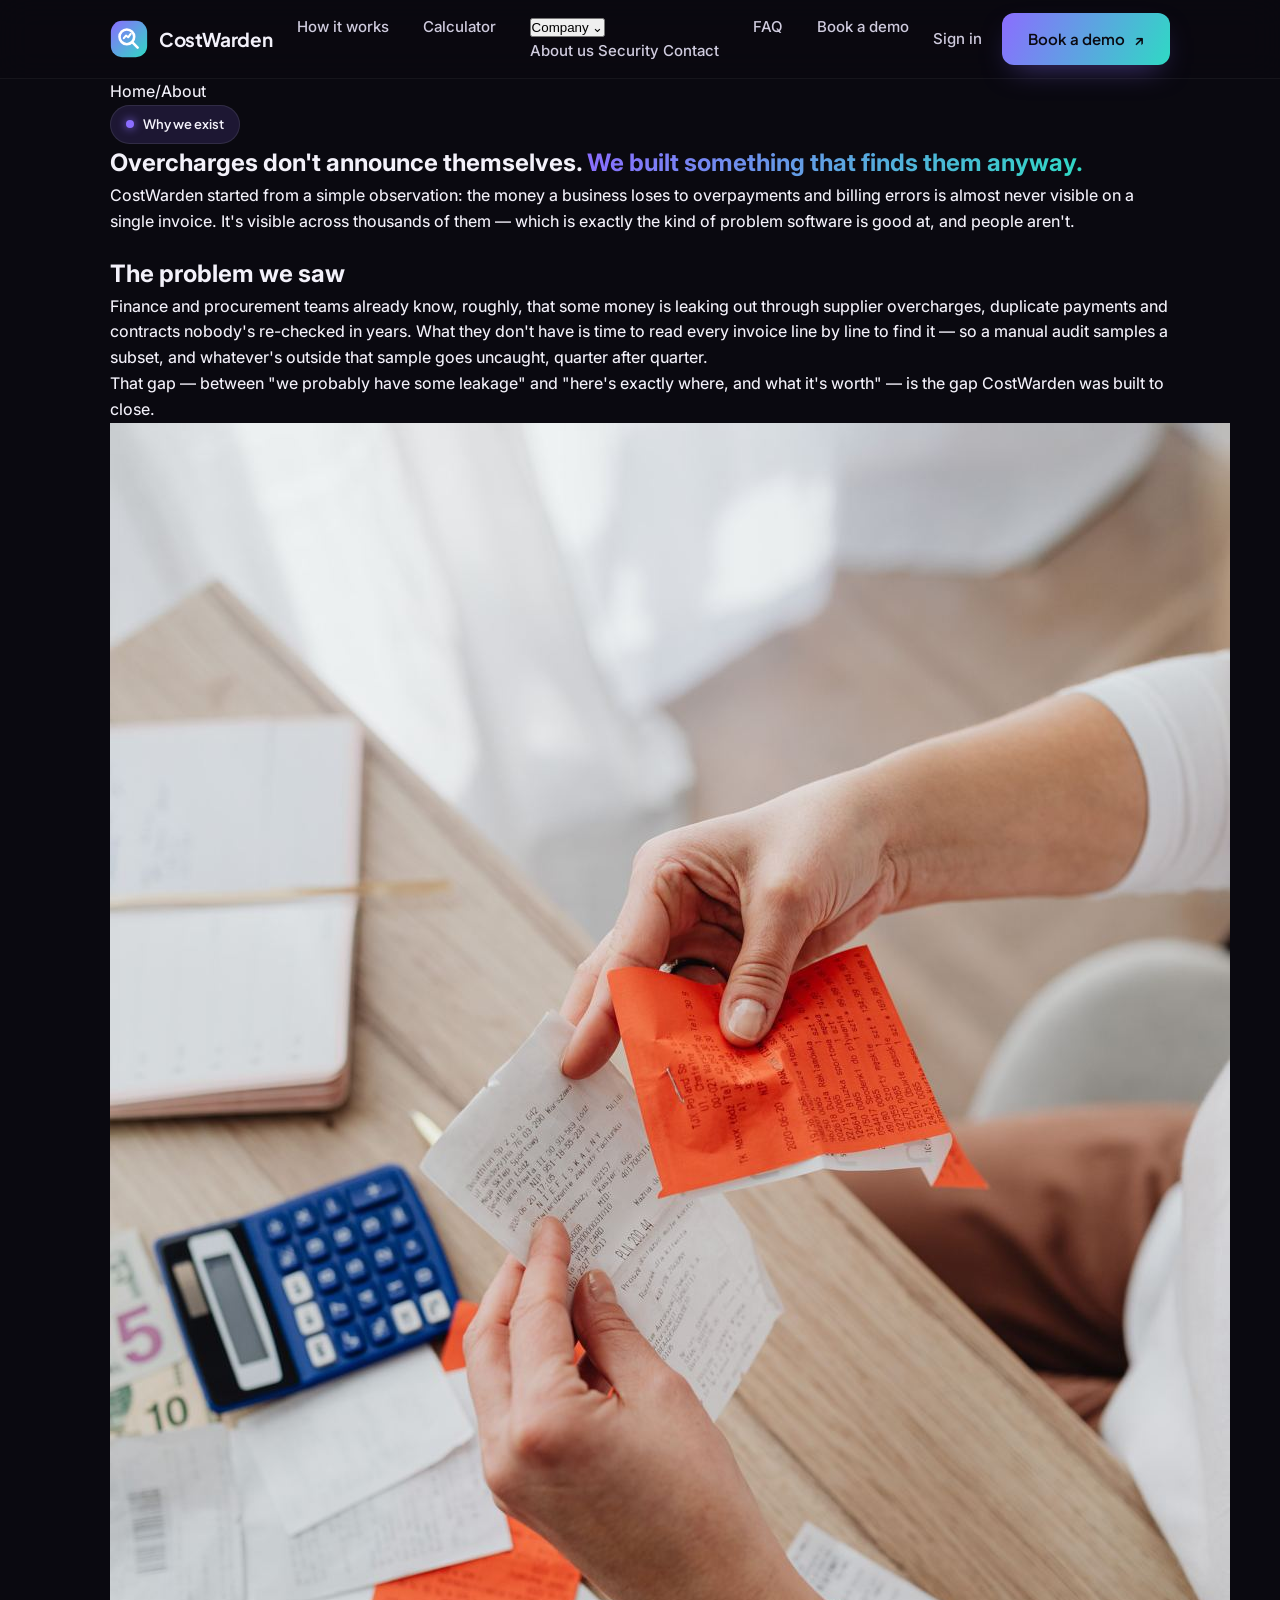
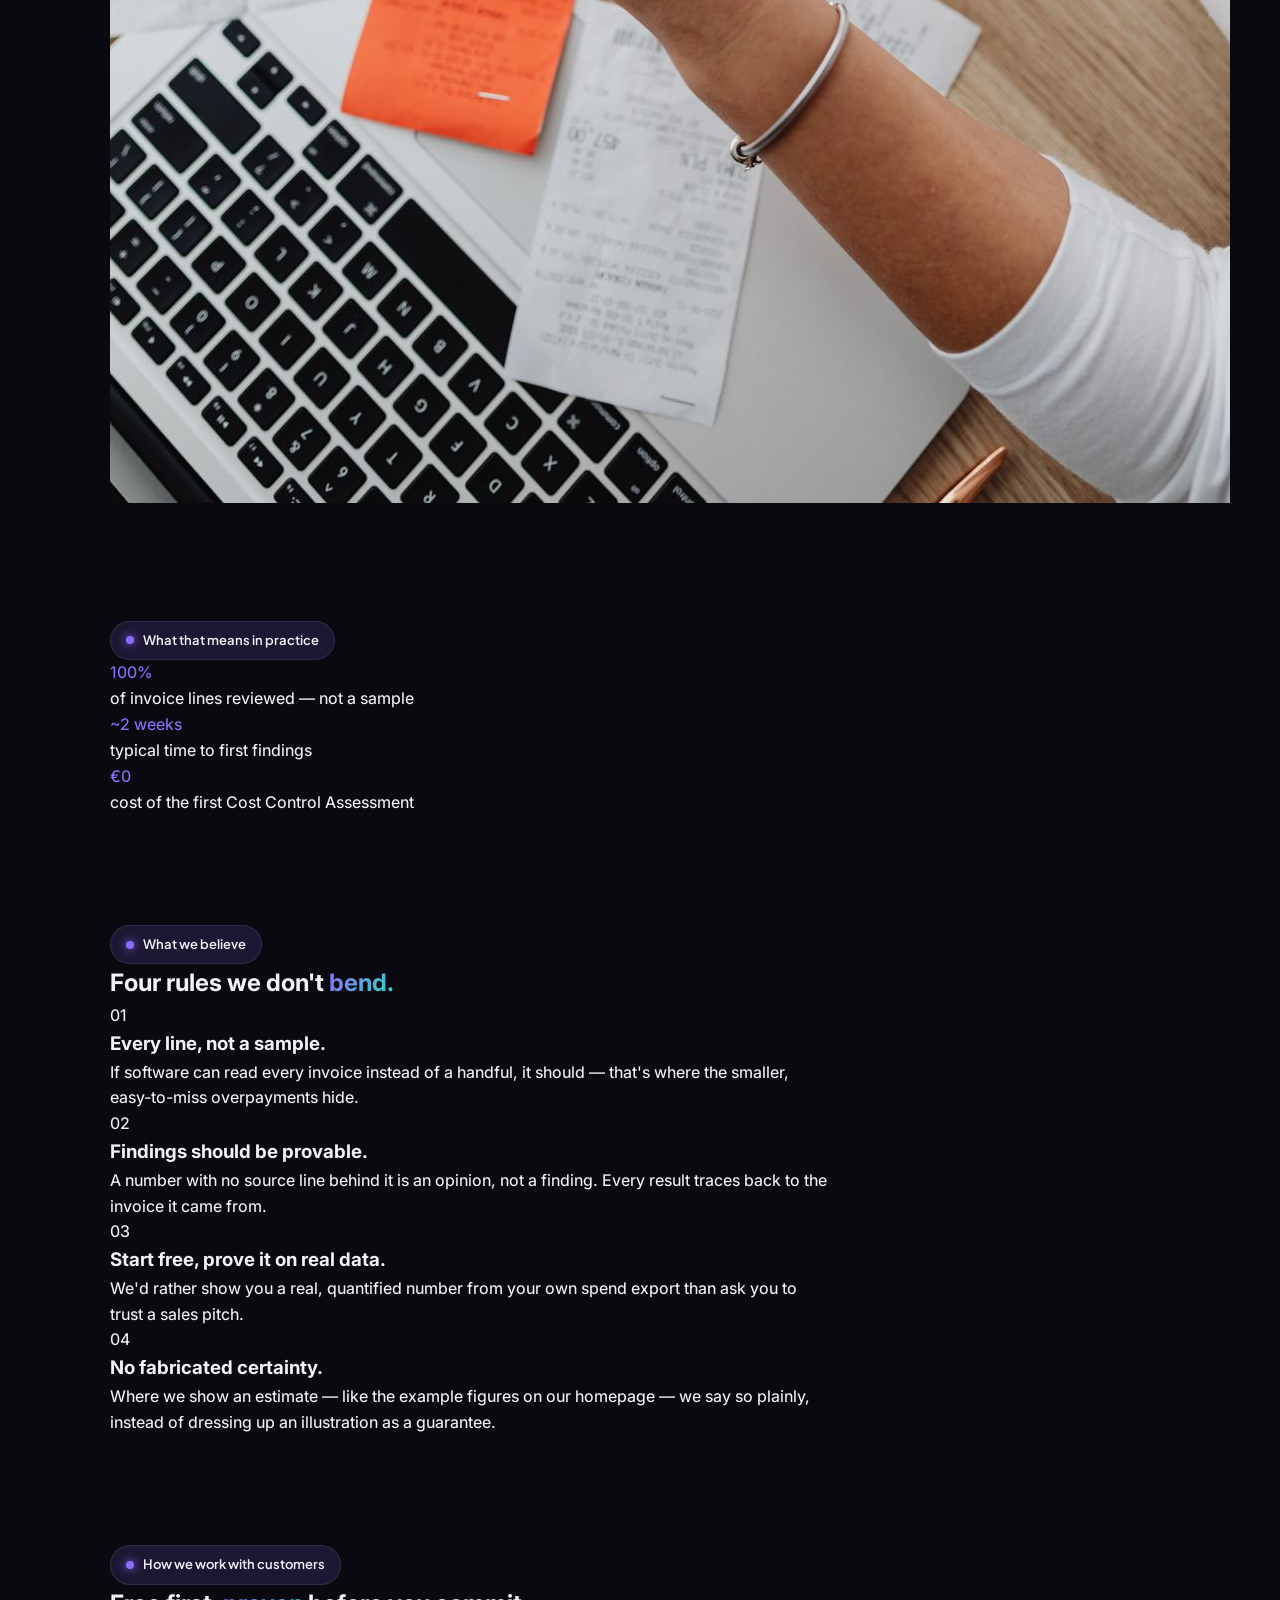
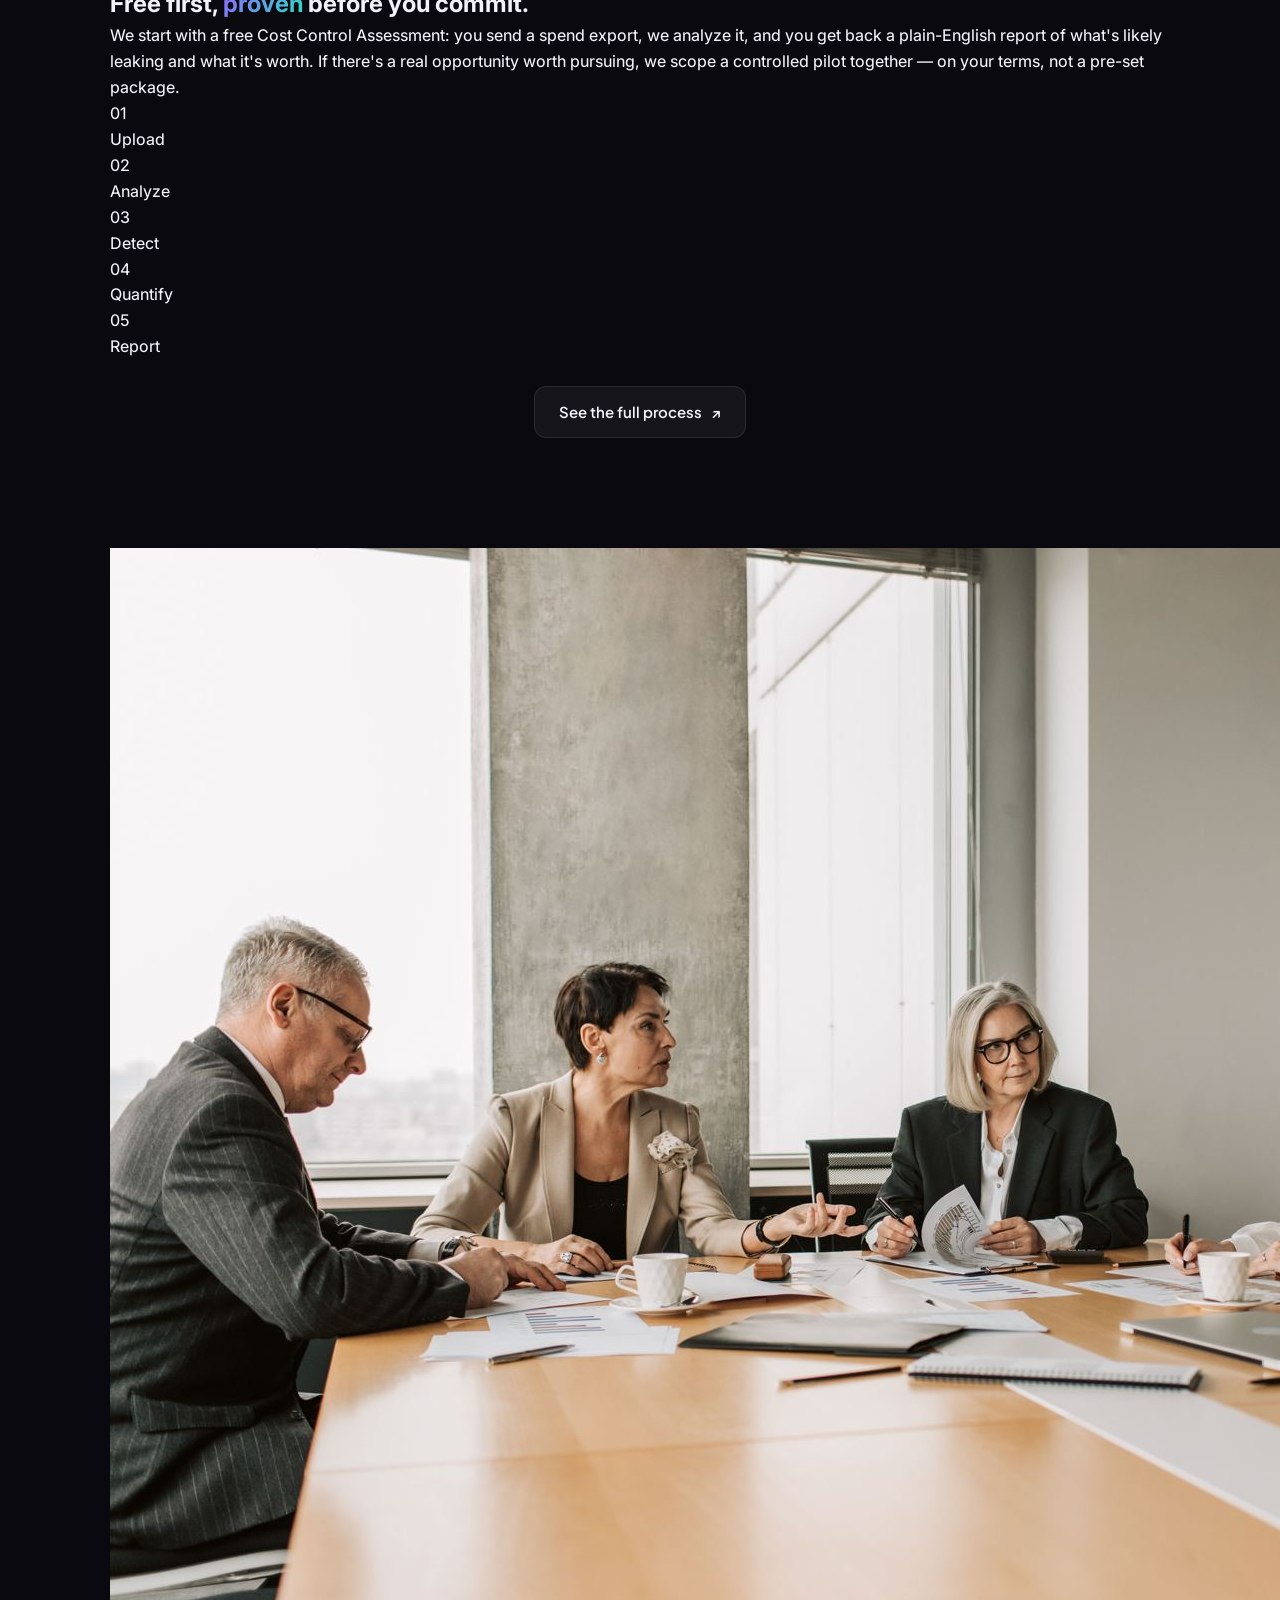
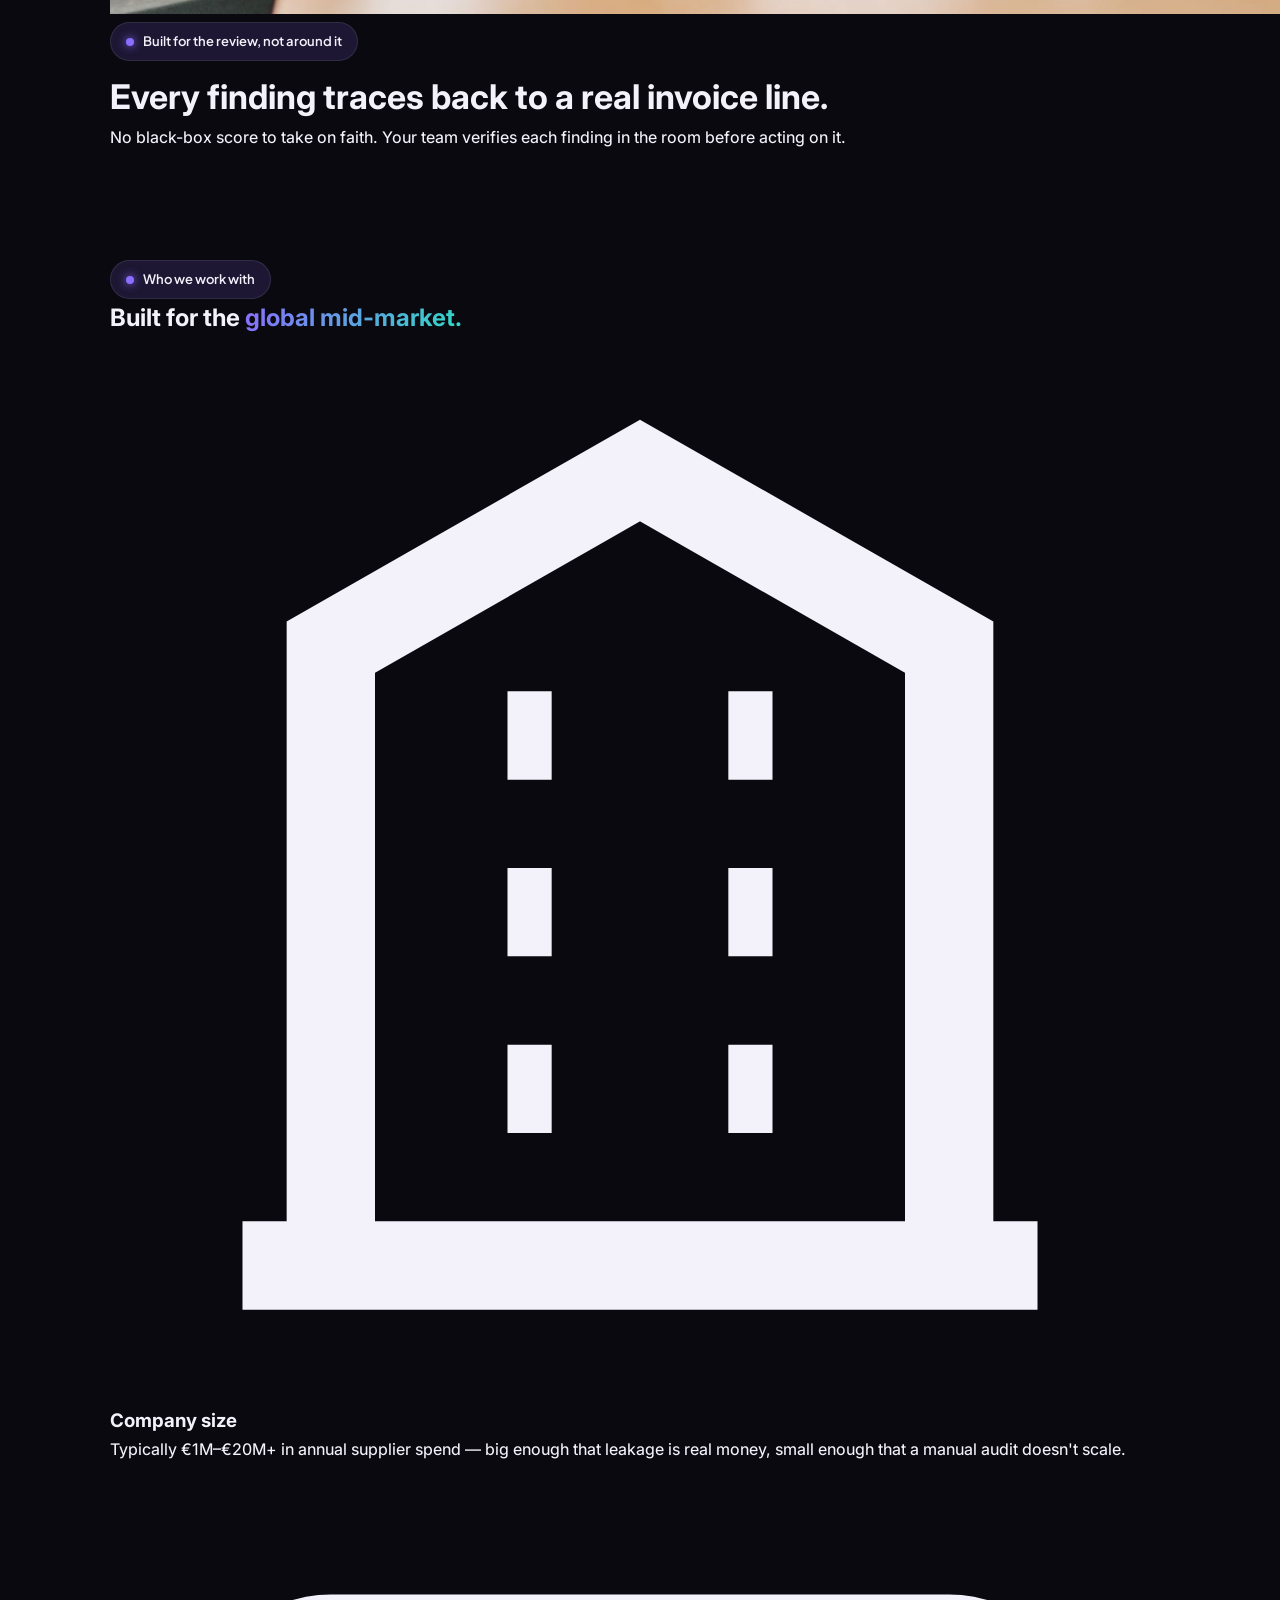
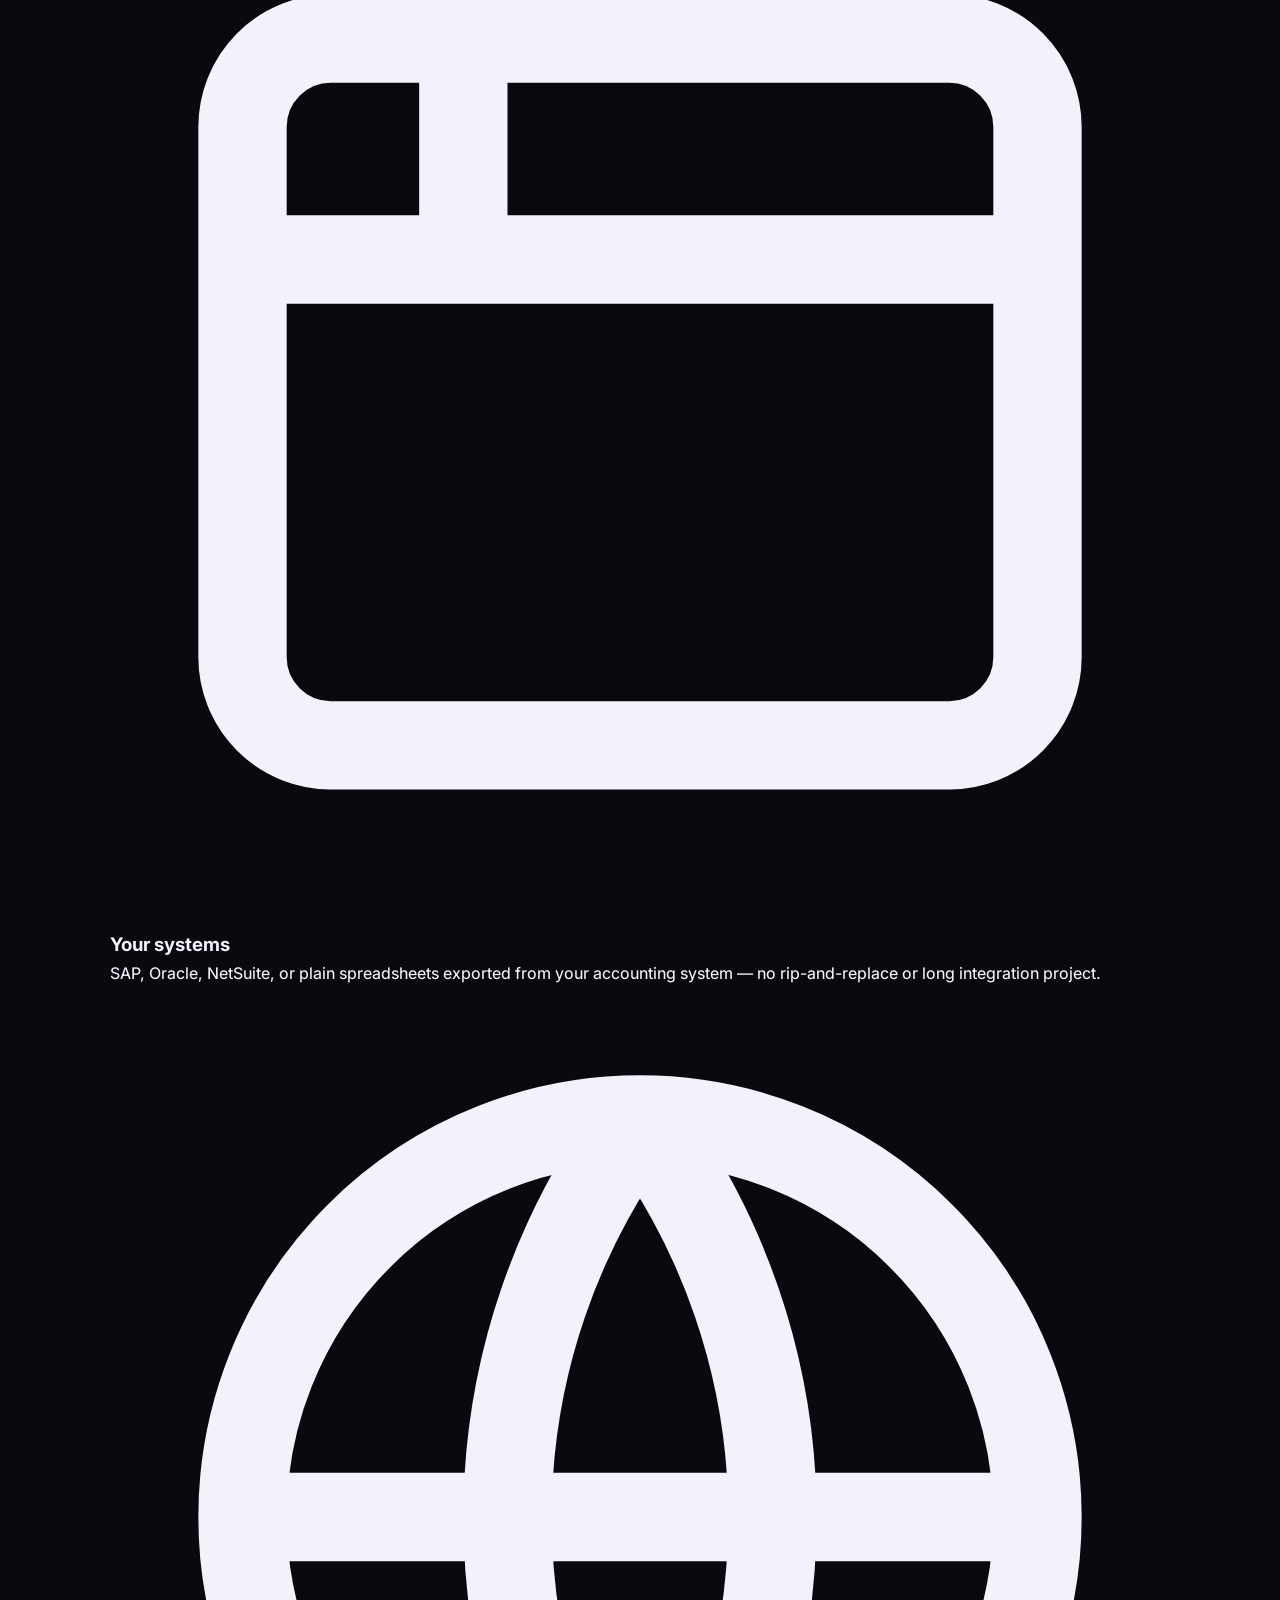
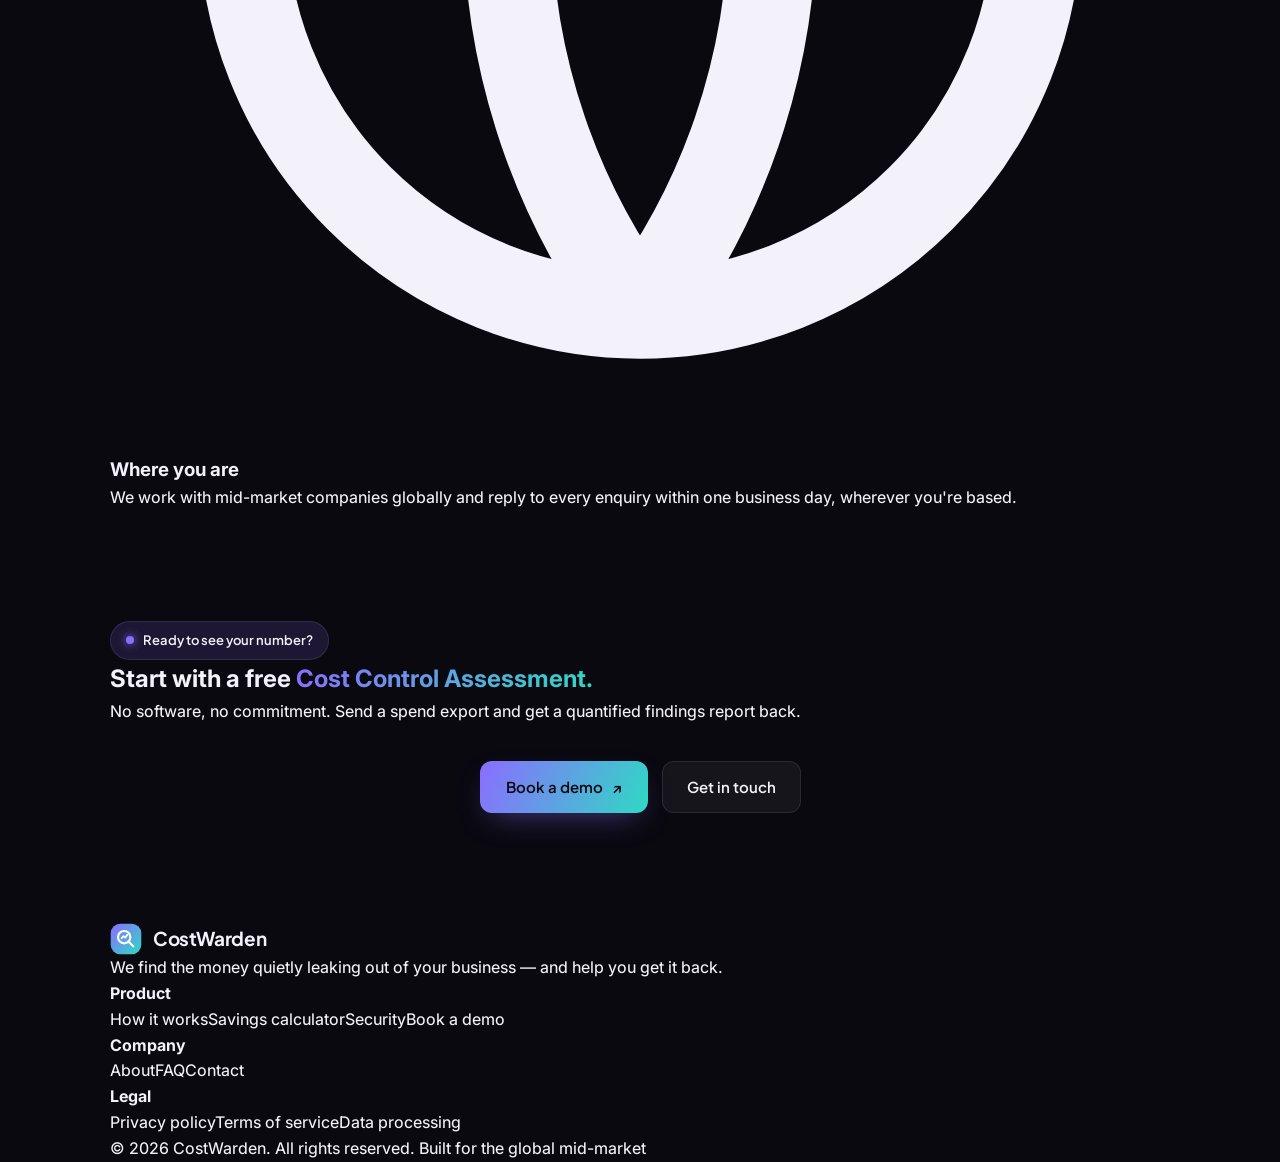
<file: about/index.html>
<!DOCTYPE html>
<html lang="en" data-theme="violet">
<head>
<meta charset="UTF-8">
<meta name="viewport" content="width=device-width, initial-scale=1.0">

<title>About CostWarden — Why We Built an AI Auditor for Spend</title>
<meta name="description" content="CostWarden exists because supplier overcharges hide in plain sight and nobody has time to read every invoice. Here's what we believe and how we work with customers.">
<meta name="keywords" content="about CostWarden, cost leakage detection company, AI invoice audit startup">
<link rel="canonical" href="https://costwarden.co/about/">
<meta name="robots" content="index, follow, max-image-preview:large">
<meta name="author" content="CostWarden">
<meta name="theme-color" content="#0A0910">

<meta property="og:type" content="website">
<meta property="og:site_name" content="CostWarden">
<meta property="og:locale" content="en_US">
<meta property="og:url" content="https://costwarden.co/about/">
<meta property="og:title" content="About CostWarden — Why We Built an AI Auditor for Spend">
<meta property="og:description" content="Supplier overcharges hide in plain sight and nobody has time to read every invoice. Here's what we believe and how we work.">
<meta property="og:image" content="https://costwarden.co/assets/img/og-image.jpg">
<meta property="og:image:width" content="1200">
<meta property="og:image:height" content="630">
<meta property="og:image:alt" content="CostWarden — Find the money hiding in your business">

<meta name="twitter:card" content="summary_large_image">
<meta name="twitter:title" content="About CostWarden — Why We Built an AI Auditor for Spend">
<meta name="twitter:description" content="Supplier overcharges hide in plain sight and nobody has time to read every invoice. Here's what we believe and how we work.">
<meta name="twitter:image" content="https://costwarden.co/assets/img/og-image.jpg">

<link rel="icon" href="/assets/icons/favicon.ico" sizes="any">
<link rel="icon" type="image/png" sizes="32x32" href="/assets/icons/favicon-32.png">
<link rel="icon" type="image/png" sizes="16x16" href="/assets/icons/favicon-16.png">
<link rel="apple-touch-icon" sizes="180x180" href="/assets/icons/apple-touch-icon.png">
<link rel="manifest" href="site.webmanifest">

<link rel="preconnect" href="https://fonts.googleapis.com">
<link rel="preconnect" href="https://fonts.gstatic.com" crossorigin>
<link href="https://fonts.googleapis.com/css2?family=Plus+Jakarta+Sans:wght@400;500;600;700;800&family=Inter:wght@400;450;500;600&display=swap" rel="stylesheet">
<link rel="stylesheet" href="/css/styles.css">

<script type="application/ld+json">
{
  "@context": "https://schema.org",
  "@type": "BreadcrumbList",
  "itemListElement": [
    { "@type": "ListItem", "position": 1, "name": "Home", "item": "https://costwarden.co/" },
    { "@type": "ListItem", "position": 2, "name": "About", "item": "https://costwarden.co/about/" }
  ]
}
</script>

<!-- NOTE TO TEAM: kept this page free of specific team bios, headcount, founding
     year and office locations since none were supplied. Swap the placeholder
     paragraph below for real founder/team info whenever you're ready — real
     names and photos will do more for trust here than anything written in the
     abstract. -->
</head>
<body>

<svg width="0" height="0" style="position:absolute" aria-hidden="true">
  <symbol id="cw-mark" viewBox="0 0 44 44">
    <defs><linearGradient id="cwg" x1="0" y1="0" x2="1" y2="1"><stop offset="0" stop-color="#8B6DFF"/><stop offset="1" stop-color="#2FD9C4"/></linearGradient></defs>
    <rect x="1" y="1" width="42" height="42" rx="13" fill="url(#cwg)"/>
    <circle cx="19.5" cy="19.5" r="8.5" fill="none" stroke="#fff" stroke-width="3"/>
    <path d="M26 26l6 6" stroke="#fff" stroke-width="3" stroke-linecap="round"/>
    <path d="M16 21l2.5-3 2.5 2 3-4" fill="none" stroke="#fff" stroke-width="2.4" stroke-linecap="round" stroke-linejoin="round"/>
  </symbol>
</svg>

<header>
  <nav class="wrap">
    <a class="brand-lock" href="/" aria-label="CostWarden home">
      <svg class="mark"><use href="#cw-mark"/></svg>
      <span class="wm">CostWarden</span>
    </a>
    <div class="nav-links">
      <a href="/how-it-works/">How it works</a>
      <a href="/#calc">Calculator</a>
      <div class="nav-drop">
        <button class="nav-drop-btn" type="button" aria-haspopup="true" aria-expanded="false">Company <span class="chev">⌄</span></button>
        <div class="nav-drop-menu" role="menu">
          <a href="/about/" role="menuitem">About us</a>
          <a href="/security/" role="menuitem">Security</a>
          <a href="/contact/" role="menuitem">Contact</a>
        </div>
      </div>
      <a href="/#faq">FAQ</a>
      <a href="/#book-demo">Book a demo</a>
    </div>
    <div class="nav-right">
      <a href="#" class="signin">Sign in</a>
      <a href="/#book-demo" class="btn btn-grad">Book a demo <span class="ar">↗</span></a>
    </div>
  </nav>
</header>

<main id="top">

  <section class="page-hero">
    <div class="wrap">
      <div class="crumbs"><a href="/">Home</a><span class="sep">/</span><span class="cur">About</span></div>
      <span class="pill"><span class="dot"></span>Why we exist</span>
      <h1>Overcharges don't announce themselves. <span class="grad-text">We built something that finds them anyway.</span></h1>
      <p class="lead">CostWarden started from a simple observation: the money a business loses to overpayments and billing errors is almost never visible on a single invoice. It's visible across thousands of them — which is exactly the kind of problem software is good at, and people aren't.</p>
    </div>
  </section>

  <!-- ORIGIN STORY — split layout with photo -->
  <section class="section" style="padding-top:20px">
    <div class="wrap">
      <div class="origin-grid">
        <div class="prose reveal">
          <h2>The problem we saw</h2>
          <p>Finance and procurement teams already know, roughly, that some money is leaking out through supplier overcharges, duplicate payments and contracts nobody's re-checked in years. What they don't have is time to read every invoice line by line to find it — so a manual audit samples a subset, and whatever's outside that sample goes uncaught, quarter after quarter.</p>
          <p>That gap — between "we probably have some leakage" and "here's exactly where, and what it's worth" — is the gap CostWarden was built to close.</p>
        </div>
        <div class="origin-visual reveal">
          <img src="/assets/img/receipts.jpg" alt="A pile of paper invoices and receipts being sorted by hand">
          <div class="tint"></div>
        </div>
      </div>
    </div>
  </section>

  <!-- STAT BAND -->
  <section class="band">
    <div class="wrap">
      <span class="pill"><span class="dot"></span>What that means in practice</span>
      <div class="about-stats">
        <div class="st reveal"><div class="n grad-text">100%</div><div class="l">of invoice lines reviewed — not a sample</div></div>
        <div class="st reveal"><div class="n grad-text">~2 weeks</div><div class="l">typical time to first findings</div></div>
        <div class="st reveal"><div class="n grad-text">€0</div><div class="l">cost of the first Cost Control Assessment</div></div>
      </div>
    </div>
  </section>

  <!-- PRINCIPLES -->
  <section class="section">
    <div class="wrap">
      <div class="sec-head center">
        <span class="pill"><span class="dot"></span>What we believe</span>
        <h2 class="big">Four rules we don't <span class="grad-text">bend.</span></h2>
      </div>
      <div class="prose" style="max-width:720px">
        <div class="principle-row reveal">
          <span class="pnum">01</span>
          <div><h3>Every line, not a sample.</h3><p>If software can read every invoice instead of a handful, it should — that's where the smaller, easy-to-miss overpayments hide.</p></div>
        </div>
        <div class="principle-row reveal">
          <span class="pnum">02</span>
          <div><h3>Findings should be provable.</h3><p>A number with no source line behind it is an opinion, not a finding. Every result traces back to the invoice it came from.</p></div>
        </div>
        <div class="principle-row reveal">
          <span class="pnum">03</span>
          <div><h3>Start free, prove it on real data.</h3><p>We'd rather show you a real, quantified number from your own spend export than ask you to trust a sales pitch.</p></div>
        </div>
        <div class="principle-row reveal">
          <span class="pnum">04</span>
          <div><h3>No fabricated certainty.</h3><p>Where we show an estimate — like the example figures on our homepage — we say so plainly, instead of dressing up an illustration as a guarantee.</p></div>
        </div>
      </div>
    </div>
  </section>

  <!-- HOW WE WORK — mini process teaser -->
  <section class="section" style="padding-top:0">
    <div class="wrap">
      <div class="sec-head center">
        <span class="pill"><span class="dot"></span>How we work with customers</span>
        <h2 class="big">Free first, <span class="grad-text">proven</span> before you commit.</h2>
        <p>We start with a free Cost Control Assessment: you send a spend export, we analyze it, and you get back a plain-English report of what's likely leaking and what it's worth. If there's a real opportunity worth pursuing, we scope a controlled pilot together — on your terms, not a pre-set package.</p>
      </div>
      <div class="mini-steps">
        <div class="mini-step reveal"><div class="mi-n">01</div><div class="mi-t">Upload</div></div>
        <div class="mini-step reveal"><div class="mi-n">02</div><div class="mi-t">Analyze</div></div>
        <div class="mini-step reveal"><div class="mi-n">03</div><div class="mi-t">Detect</div></div>
        <div class="mini-step reveal"><div class="mi-n">04</div><div class="mi-t">Quantify</div></div>
        <div class="mini-step reveal"><div class="mi-n">05</div><div class="mi-t">Report</div></div>
      </div>
      <div style="text-align:center;margin-top:26px">
        <a href="/how-it-works/" class="btn btn-soft">See the full process <span class="ar">↗</span></a>
      </div>
    </div>
  </section>

  <!-- PHOTO PROOF BAND -->
  <section class="section" style="padding-top:0">
    <div class="wrap">
      <div class="proof reveal" style="min-height:300px">
        <img src="/assets/img/leadership-review.jpg" alt="A finance and procurement team reviewing spend charts together around a table">
        <div class="tint"></div>
        <div class="vig"></div>
        <div class="pc">
          <span class="pill"><span class="dot"></span>Built for the review, not around it</span>
          <h3 style="font-size:clamp(24px,3.2vw,34px);margin-top:8px">Every finding traces back to a real invoice line.</h3>
          <p>No black-box score to take on faith. Your team verifies each finding in the room before acting on it.</p>
        </div>
      </div>
    </div>
  </section>

  <!-- WHO WE WORK WITH -->
  <section class="section" style="padding-top:0">
    <div class="wrap">
      <div class="sec-head center">
        <span class="pill"><span class="dot"></span>Who we work with</span>
        <h2 class="big">Built for the <span class="grad-text">global mid-market.</span></h2>
      </div>
      <div class="info-grid">
        <div class="info-card reveal">
          <div class="ii"><svg viewBox="0 0 24 24" fill="none" stroke="currentColor" stroke-width="2"><path d="M3 21h18M5 21V7l7-4 7 4v14M9 9h1m4 0h1m-6 4h1m4 0h1m-6 4h1m4 0h1"/></svg></div>
          <h3>Company size</h3>
          <p>Typically €1M–€20M+ in annual supplier spend — big enough that leakage is real money, small enough that a manual audit doesn't scale.</p>
        </div>
        <div class="info-card reveal">
          <div class="ii"><svg viewBox="0 0 24 24" fill="none" stroke="currentColor" stroke-width="2"><rect x="3" y="4" width="18" height="16" rx="2"/><path d="M3 9h18M8 4v5"/></svg></div>
          <h3>Your systems</h3>
          <p>SAP, Oracle, NetSuite, or plain spreadsheets exported from your accounting system — no rip-and-replace or long integration project.</p>
        </div>
        <div class="info-card reveal">
          <div class="ii"><svg viewBox="0 0 24 24" fill="none" stroke="currentColor" stroke-width="2"><circle cx="12" cy="12" r="9"/><path d="M3 12h18M12 3a15 15 0 010 18M12 3a15 15 0 000 18"/></svg></div>
          <h3>Where you are</h3>
          <p>We work with mid-market companies globally and reply to every enquiry within one business day, wherever you're based.</p>
        </div>
      </div>
    </div>
  </section>

  <!-- FINAL CTA -->
  <section class="section" style="padding-top:0">
    <div class="wrap">
      <div class="final-card">
        <span class="pill"><span class="dot"></span>Ready to see your number?</span>
        <h2>Start with a free <span class="grad-text">Cost Control Assessment.</span></h2>
        <p>No software, no commitment. Send a spend export and get a quantified findings report back.</p>
        <div class="hero-cta">
          <a href="/#book-demo" class="btn btn-grad">Book a demo <span class="ar">↗</span></a>
          <a href="/contact/" class="btn btn-soft">Get in touch</a>
        </div>
      </div>
    </div>
  </section>

</main>

<footer>
  <div class="wrap">
    <div class="foot-grid">
      <div class="foot-brand">
        <a class="brand-lock" href="/">
          <svg class="mark" style="width:32px;height:32px"><use href="#cw-mark"/></svg>
          <span class="wm">CostWarden</span>
        </a>
        <p>We find the money quietly leaking out of your business — and help you get it back.</p>
      </div>
      <div class="foot-col"><h4>Product</h4><a href="/how-it-works/">How it works</a><a href="/#calc">Savings calculator</a><a href="/security/">Security</a><a href="/#book-demo">Book a demo</a></div>
      <div class="foot-col"><h4>Company</h4><a href="/about/">About</a><a href="/#faq">FAQ</a><a href="/contact/">Contact</a></div>
      <div class="foot-col"><h4>Legal</h4><a href="/privacy-policy/">Privacy policy</a><a href="/terms/">Terms of service</a><a href="/data-processing/">Data processing</a></div>
    </div>
    <div class="foot-bottom">
      <span>© 2026 CostWarden. All rights reserved.</span>
      <span>Built for the global mid-market</span>
    </div>
  </div>
</footer>

<script src="/js/main.js"></script>
</body>
</html>
</file>
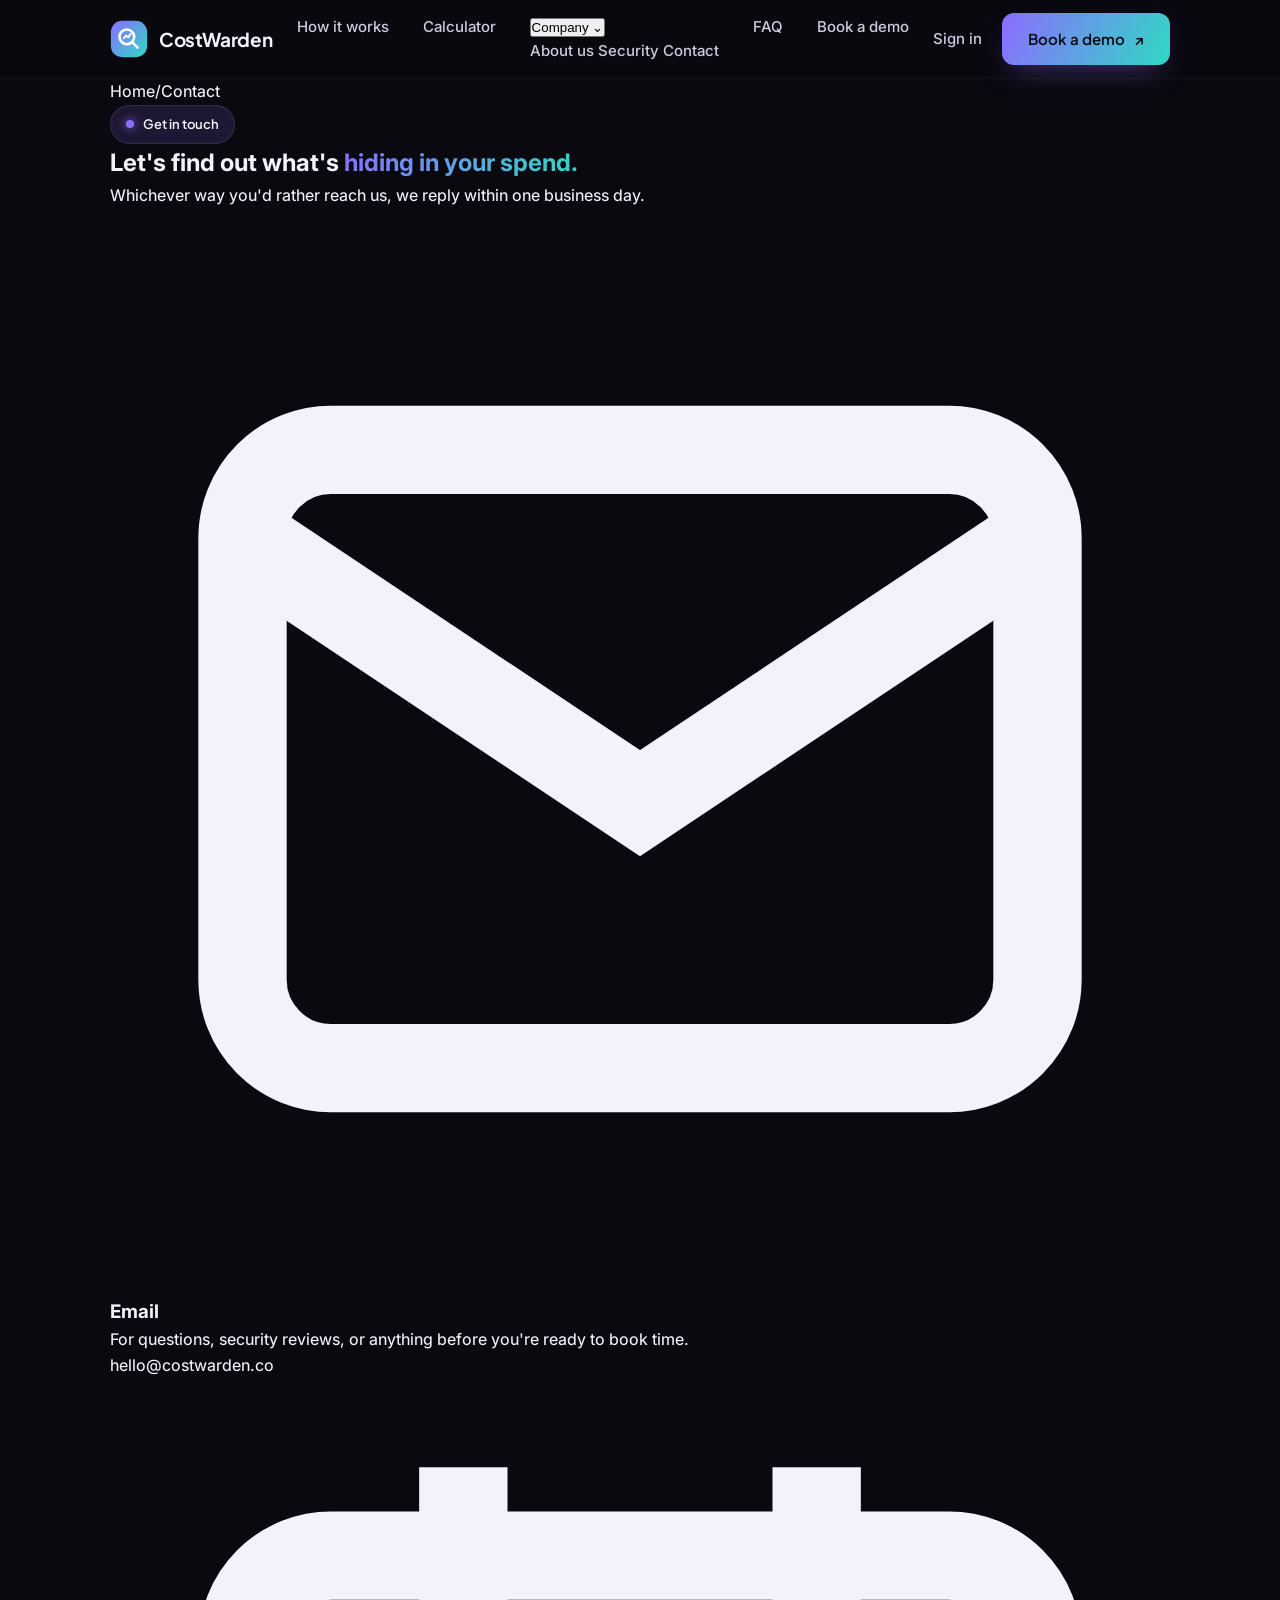
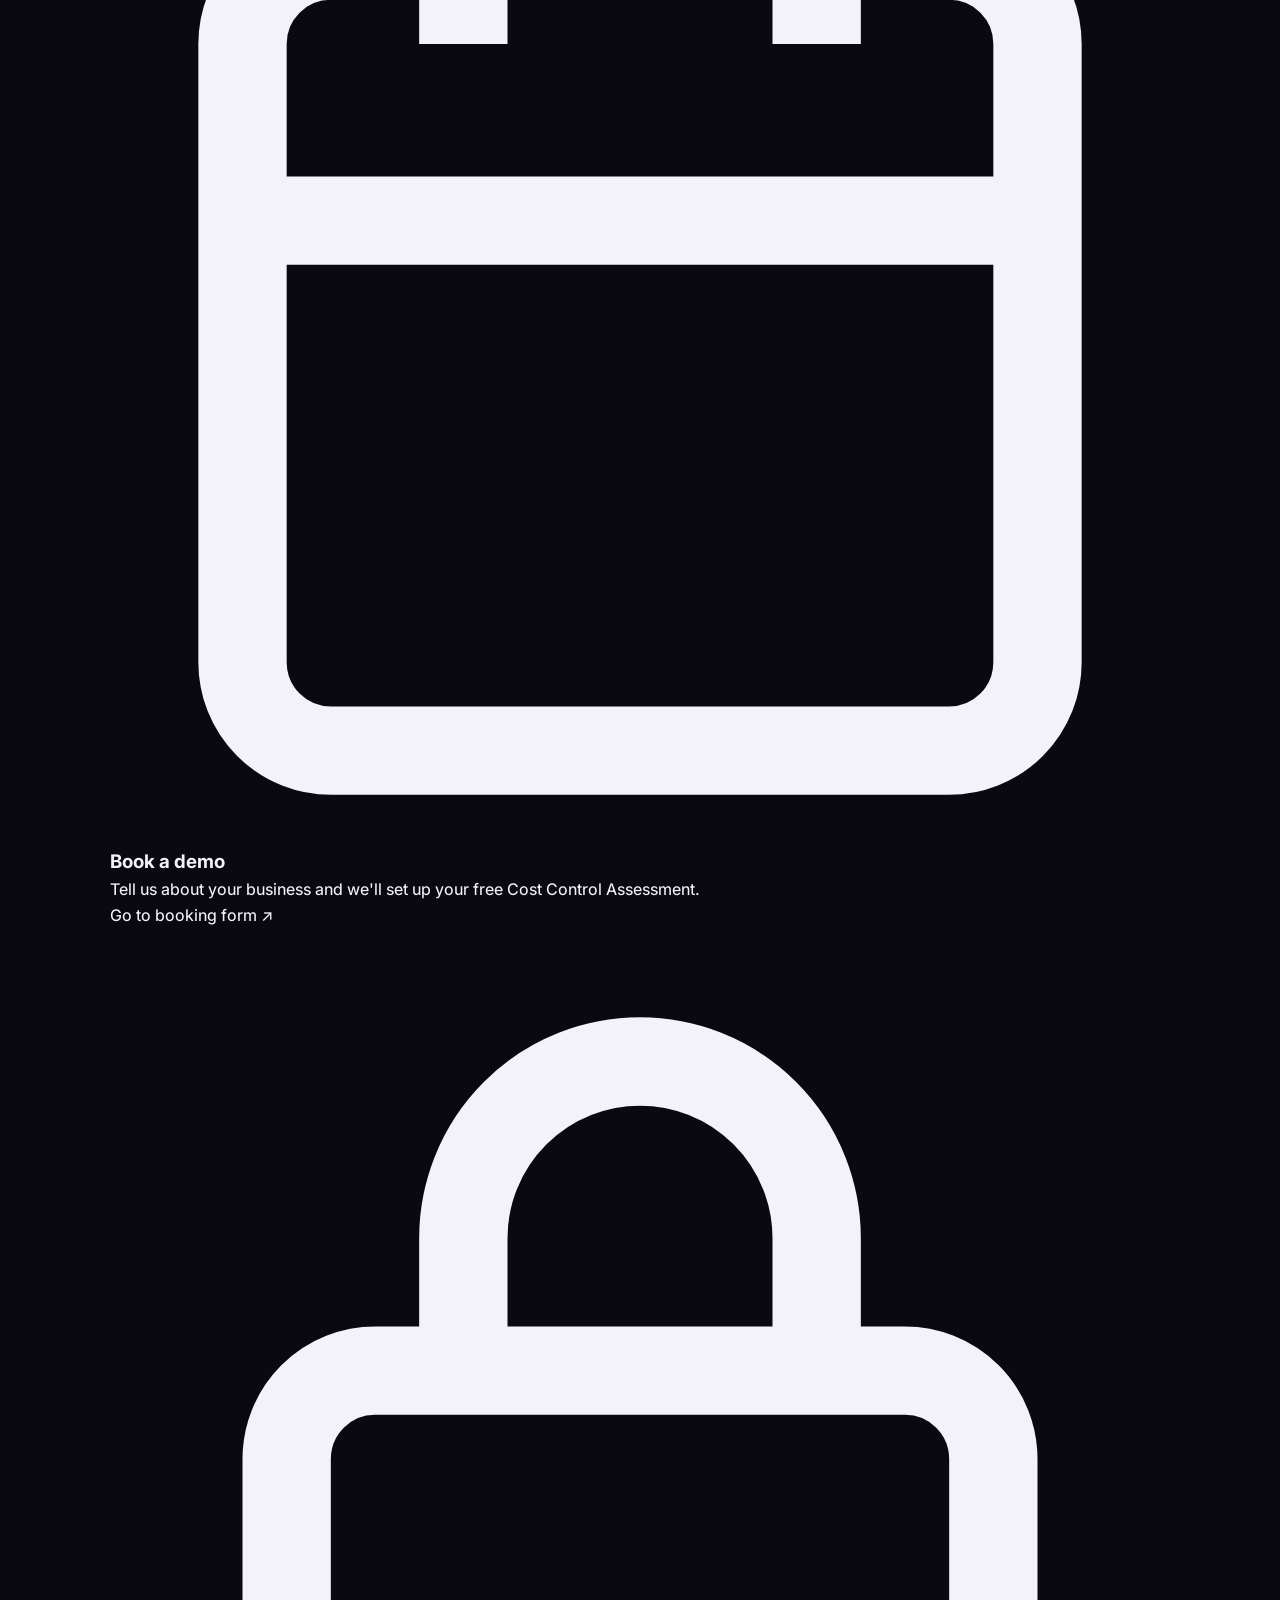
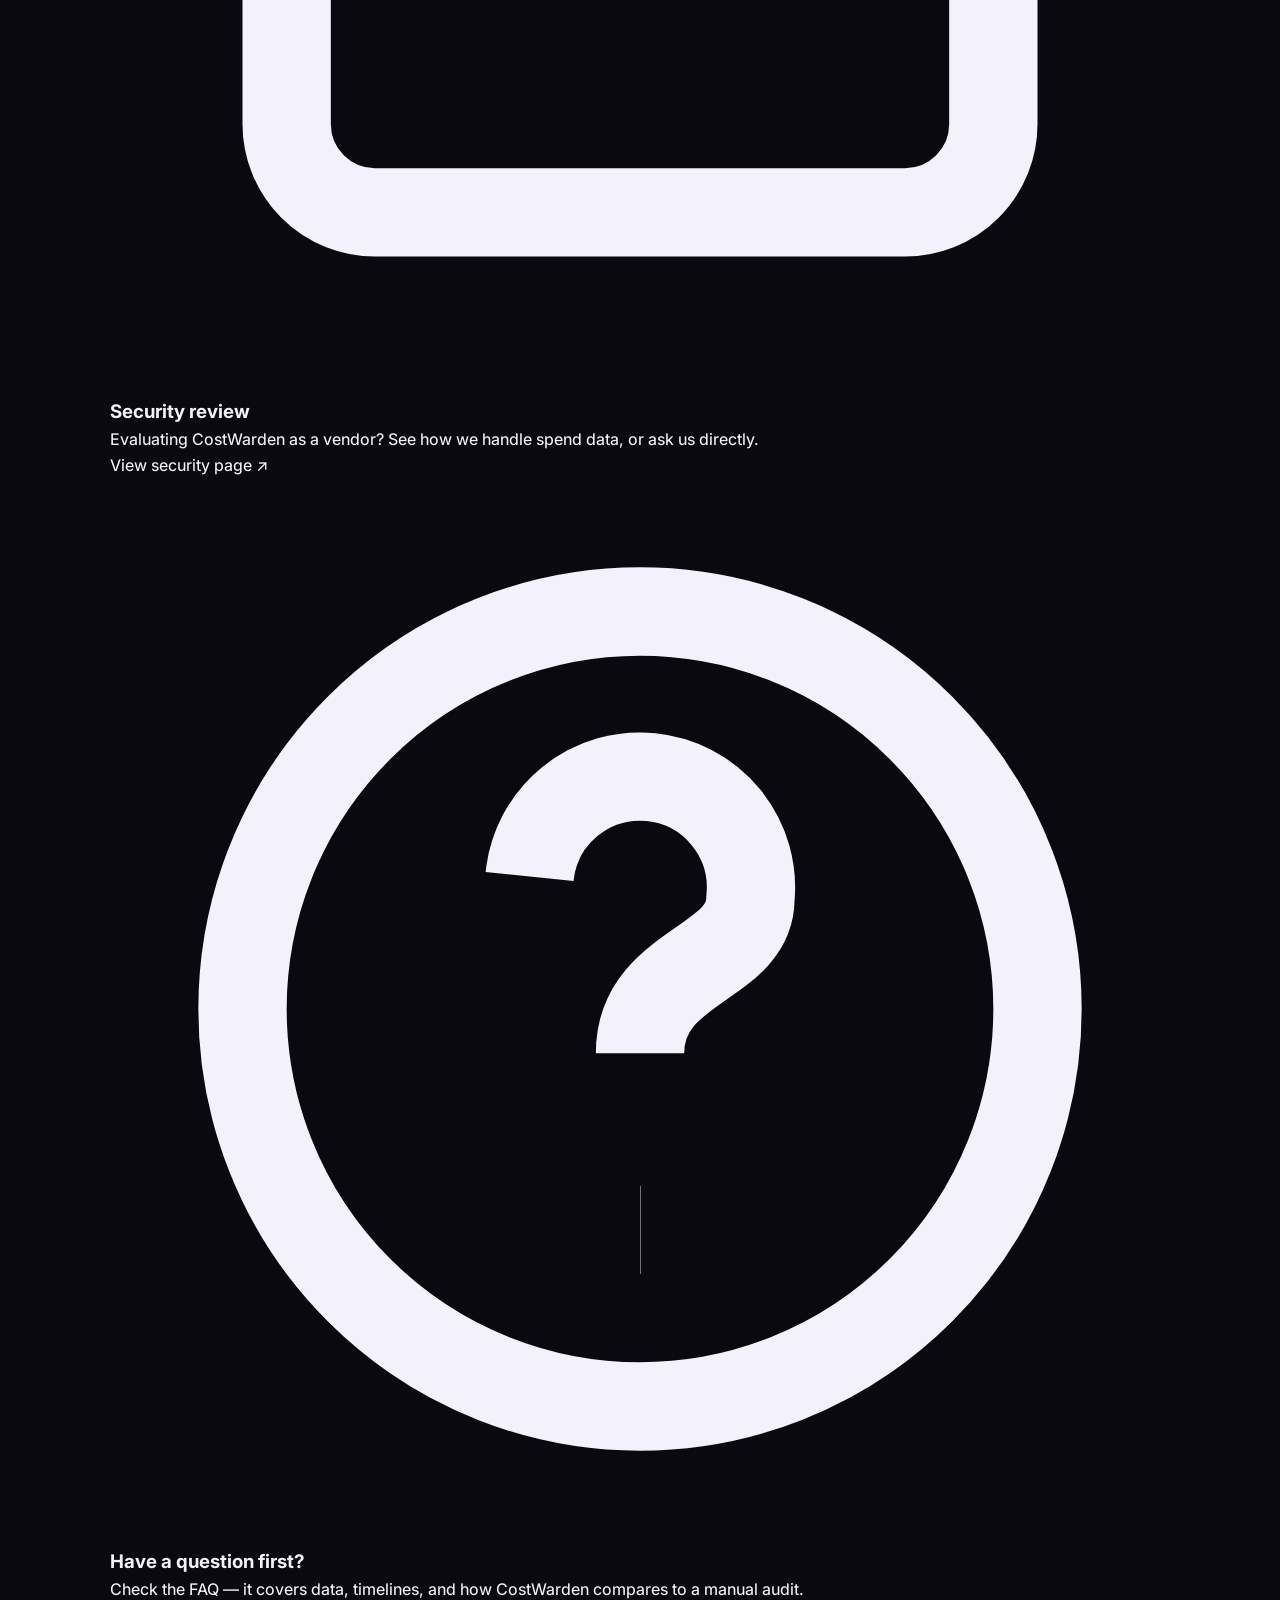
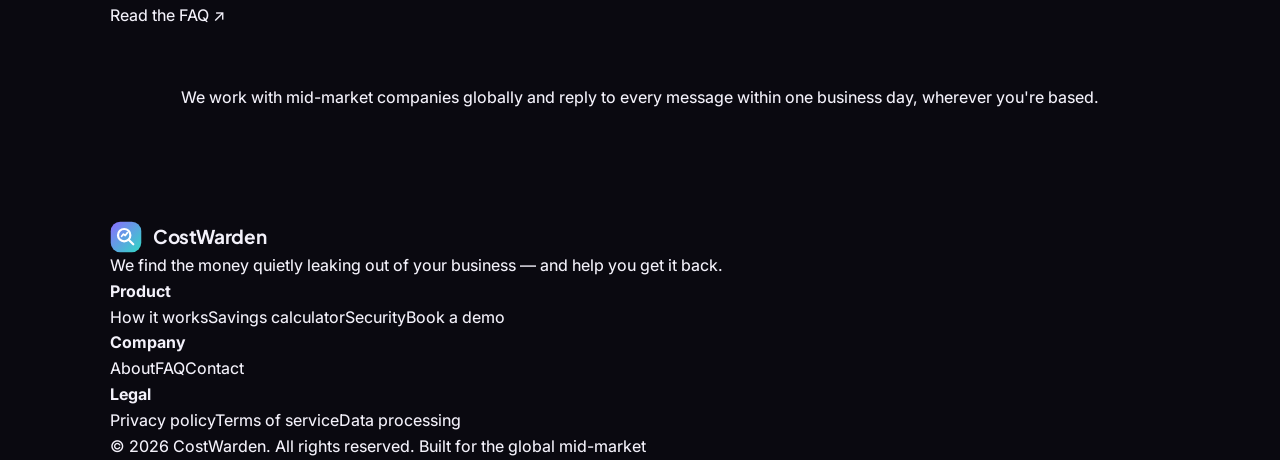
<file: contact/index.html>
<!DOCTYPE html>
<html lang="en" data-theme="violet">
<head>
<meta charset="UTF-8">
<meta name="viewport" content="width=device-width, initial-scale=1.0">

<title>Contact CostWarden — Talk to Us</title>
<meta name="description" content="Get in touch with CostWarden — book a free Cost Control Assessment, ask a question, or reach out about a security review. We reply within one business day.">
<meta name="keywords" content="contact CostWarden, book invoice audit demo, cost control assessment request">
<link rel="canonical" href="https://costwarden.co/contact/">
<meta name="robots" content="index, follow, max-image-preview:large">
<meta name="author" content="CostWarden">
<meta name="theme-color" content="#0A0910">

<meta property="og:type" content="website">
<meta property="og:site_name" content="CostWarden">
<meta property="og:locale" content="en_US">
<meta property="og:url" content="https://costwarden.co/contact/">
<meta property="og:title" content="Contact CostWarden — Talk to Us">
<meta property="og:description" content="Book a free Cost Control Assessment or ask a question — we reply within one business day.">
<meta property="og:image" content="https://costwarden.co/assets/img/og-image.jpg">
<meta property="og:image:width" content="1200">
<meta property="og:image:height" content="630">
<meta property="og:image:alt" content="CostWarden — Find the money hiding in your business">

<meta name="twitter:card" content="summary_large_image">
<meta name="twitter:title" content="Contact CostWarden — Talk to Us">
<meta name="twitter:description" content="Book a free Cost Control Assessment or ask a question — we reply within one business day.">
<meta name="twitter:image" content="https://costwarden.co/assets/img/og-image.jpg">

<link rel="icon" href="/assets/icons/favicon.ico" sizes="any">
<link rel="icon" type="image/png" sizes="32x32" href="/assets/icons/favicon-32.png">
<link rel="icon" type="image/png" sizes="16x16" href="/assets/icons/favicon-16.png">
<link rel="apple-touch-icon" sizes="180x180" href="/assets/icons/apple-touch-icon.png">
<link rel="manifest" href="site.webmanifest">

<link rel="preconnect" href="https://fonts.googleapis.com">
<link rel="preconnect" href="https://fonts.gstatic.com" crossorigin>
<link href="https://fonts.googleapis.com/css2?family=Plus+Jakarta+Sans:wght@400;500;600;700;800&family=Inter:wght@400;450;500;600&display=swap" rel="stylesheet">
<link rel="stylesheet" href="/css/styles.css">

<script type="application/ld+json">
{
  "@context": "https://schema.org",
  "@type": "BreadcrumbList",
  "itemListElement": [
    { "@type": "ListItem", "position": 1, "name": "Home", "item": "https://costwarden.co/" },
    { "@type": "ListItem", "position": 2, "name": "Contact", "item": "https://costwarden.co/contact/" }
  ]
}
</script>
</head>
<body>

<svg width="0" height="0" style="position:absolute" aria-hidden="true">
  <symbol id="cw-mark" viewBox="0 0 44 44">
    <defs><linearGradient id="cwg" x1="0" y1="0" x2="1" y2="1"><stop offset="0" stop-color="#8B6DFF"/><stop offset="1" stop-color="#2FD9C4"/></linearGradient></defs>
    <rect x="1" y="1" width="42" height="42" rx="13" fill="url(#cwg)"/>
    <circle cx="19.5" cy="19.5" r="8.5" fill="none" stroke="#fff" stroke-width="3"/>
    <path d="M26 26l6 6" stroke="#fff" stroke-width="3" stroke-linecap="round"/>
    <path d="M16 21l2.5-3 2.5 2 3-4" fill="none" stroke="#fff" stroke-width="2.4" stroke-linecap="round" stroke-linejoin="round"/>
  </symbol>
</svg>

<header>
  <nav class="wrap">
    <a class="brand-lock" href="/" aria-label="CostWarden home">
      <svg class="mark"><use href="#cw-mark"/></svg>
      <span class="wm">CostWarden</span>
    </a>
    <div class="nav-links">
      <a href="/how-it-works/">How it works</a>
      <a href="/#calc">Calculator</a>
      <div class="nav-drop">
        <button class="nav-drop-btn" type="button" aria-haspopup="true" aria-expanded="false">Company <span class="chev">⌄</span></button>
        <div class="nav-drop-menu" role="menu">
          <a href="/about/" role="menuitem">About us</a>
          <a href="/security/" role="menuitem">Security</a>
          <a href="/contact/" role="menuitem">Contact</a>
        </div>
      </div>
      <a href="/#faq">FAQ</a>
      <a href="/#book-demo">Book a demo</a>
    </div>
    <div class="nav-right">
      <a href="#" class="signin">Sign in</a>
      <a href="/#book-demo" class="btn btn-grad">Book a demo <span class="ar">↗</span></a>
    </div>
  </nav>
</header>

<main id="top">

  <section class="page-hero">
    <div class="wrap">
      <div class="crumbs"><a href="/">Home</a><span class="sep">/</span><span class="cur">Contact</span></div>
      <span class="pill"><span class="dot"></span>Get in touch</span>
      <h1>Let's find out what's <span class="grad-text">hiding in your spend.</span></h1>
      <p class="lead">Whichever way you'd rather reach us, we reply within one business day.</p>
    </div>
  </section>

  <section class="section" style="padding-top:20px">
    <div class="wrap">
      <div class="contact-grid">
        <div class="contact-card">
          <div class="ii"><svg viewBox="0 0 24 24" fill="none" stroke="currentColor" stroke-width="2"><rect x="3" y="5" width="18" height="14" rx="2"/><path d="M3 7l9 6 9-6"/></svg></div>
          <h3>Email</h3>
          <p>For questions, security reviews, or anything before you're ready to book time.</p>
          <a class="link" href="mailto:hello@costwarden.co">hello@costwarden.co</a>
        </div>
        <div class="contact-card">
          <div class="ii"><svg viewBox="0 0 24 24" fill="none" stroke="currentColor" stroke-width="2"><rect x="3" y="4" width="18" height="18" rx="2"/><path d="M3 10h18M8 2v4M16 2v4"/></svg></div>
          <h3>Book a demo</h3>
          <p>Tell us about your business and we'll set up your free Cost Control Assessment.</p>
          <a class="link" href="/#book-demo">Go to booking form ↗</a>
        </div>
        <div class="contact-card">
          <div class="ii"><svg viewBox="0 0 24 24" fill="none" stroke="currentColor" stroke-width="2"><rect x="4" y="10" width="16" height="10" rx="2"/><path d="M8 10V7a4 4 0 018 0v3"/></svg></div>
          <h3>Security review</h3>
          <p>Evaluating CostWarden as a vendor? See how we handle spend data, or ask us directly.</p>
          <a class="link" href="/security/">View security page ↗</a>
        </div>
        <div class="contact-card">
          <div class="ii"><svg viewBox="0 0 24 24" fill="none" stroke="currentColor" stroke-width="2"><circle cx="12" cy="12" r="9"/><path d="M9.5 9a2.5 2.5 0 015 .5c0 1.5-2.5 1.5-2.5 3.5M12 17h.01"/></svg></div>
          <h3>Have a question first?</h3>
          <p>Check the FAQ — it covers data, timelines, and how CostWarden compares to a manual audit.</p>
          <a class="link" href="/#faq">Read the FAQ ↗</a>
        </div>
      </div>

      <div class="prose" style="margin-top:56px;text-align:center">
        <p>We work with mid-market companies globally and reply to every message within one business day, wherever you're based.</p>
      </div>
    </div>
  </section>

</main>

<footer>
  <div class="wrap">
    <div class="foot-grid">
      <div class="foot-brand">
        <a class="brand-lock" href="/">
          <svg class="mark" style="width:32px;height:32px"><use href="#cw-mark"/></svg>
          <span class="wm">CostWarden</span>
        </a>
        <p>We find the money quietly leaking out of your business — and help you get it back.</p>
      </div>
      <div class="foot-col"><h4>Product</h4><a href="/how-it-works/">How it works</a><a href="/#calc">Savings calculator</a><a href="/security/">Security</a><a href="/#book-demo">Book a demo</a></div>
      <div class="foot-col"><h4>Company</h4><a href="/about/">About</a><a href="/#faq">FAQ</a><a href="/contact/">Contact</a></div>
      <div class="foot-col"><h4>Legal</h4><a href="/privacy-policy/">Privacy policy</a><a href="/terms/">Terms of service</a><a href="/data-processing/">Data processing</a></div>
    </div>
    <div class="foot-bottom">
      <span>© 2026 CostWarden. All rights reserved.</span>
      <span>Built for the global mid-market</span>
    </div>
  </div>
</footer>

<script src="/js/main.js"></script>
</body>
</html>
</file>
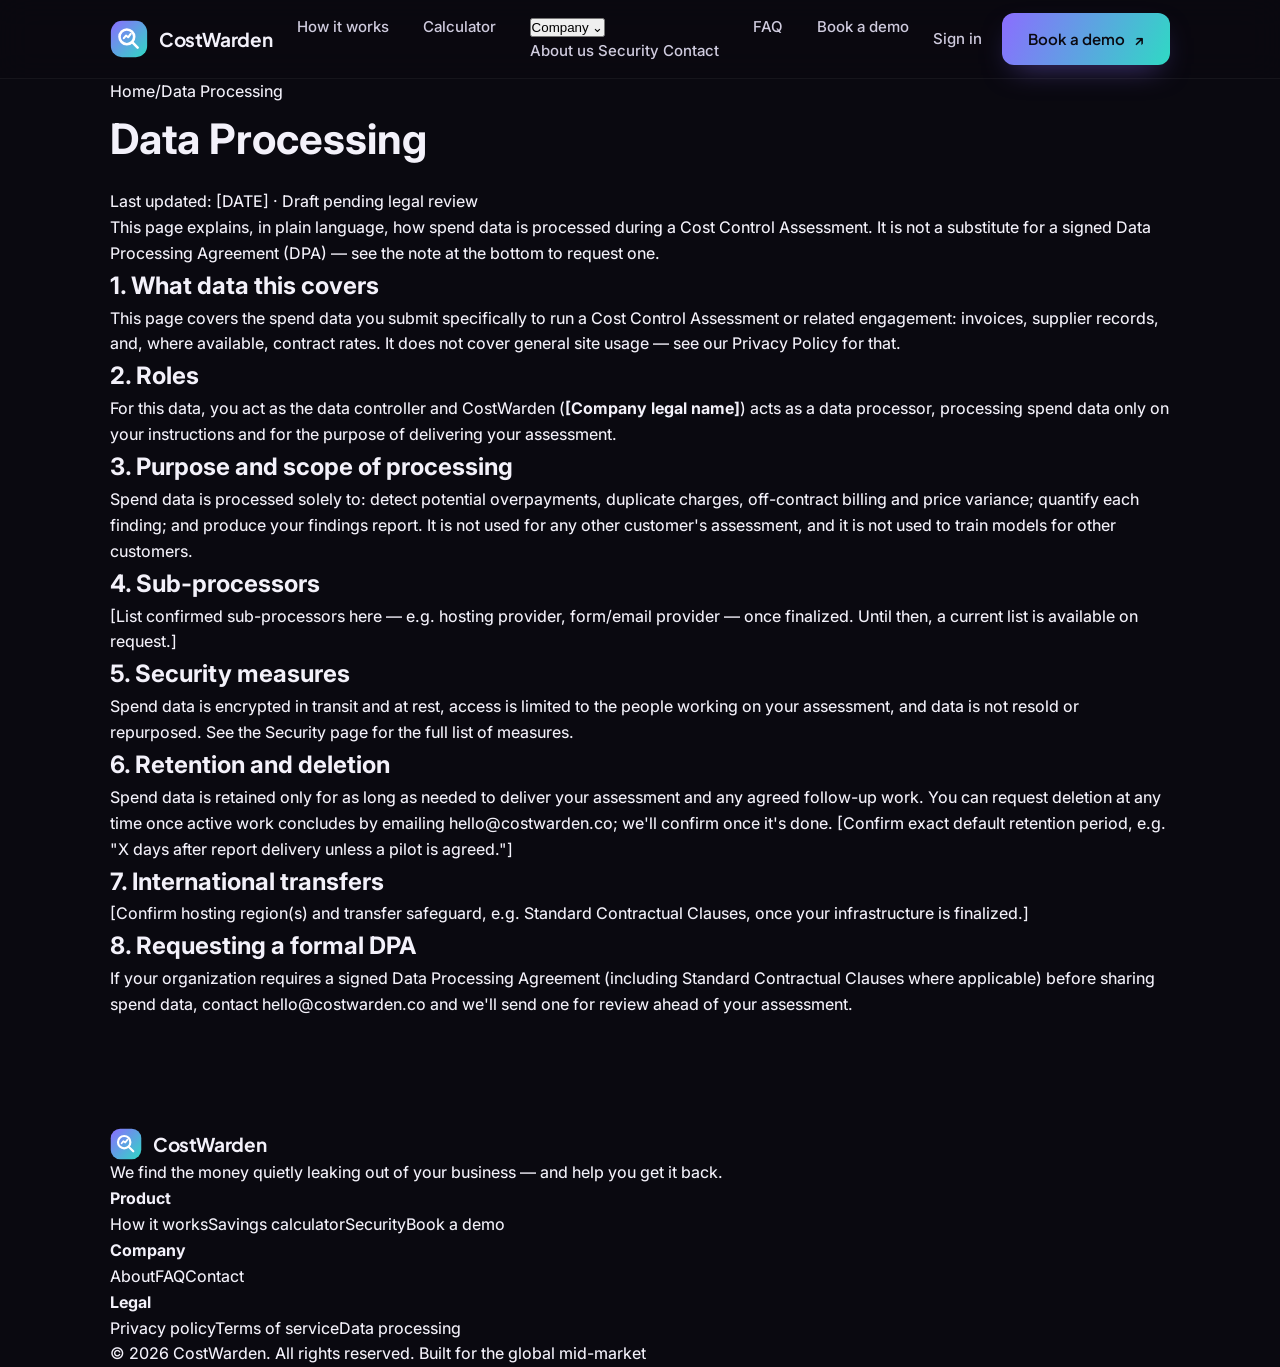
<file: data-processing/index.html>
<!DOCTYPE html>
<html lang="en" data-theme="violet">
<head>
<meta charset="UTF-8">
<meta name="viewport" content="width=device-width, initial-scale=1.0">

<title>Data Processing — CostWarden</title>
<meta name="description" content="How CostWarden processes the spend data (invoices, suppliers, contract rates) you submit for a Cost Control Assessment, and how to request a formal Data Processing Agreement.">
<link rel="canonical" href="https://costwarden.co/data-processing/">
<meta name="robots" content="index, follow">
<meta name="author" content="CostWarden">
<meta name="theme-color" content="#0A0910">

<meta property="og:type" content="website">
<meta property="og:site_name" content="CostWarden">
<meta property="og:url" content="https://costwarden.co/data-processing/">
<meta property="og:title" content="Data Processing — CostWarden">
<meta property="og:image" content="https://costwarden.co/assets/img/og-image.jpg">

<link rel="icon" href="/assets/icons/favicon.ico" sizes="any">
<link rel="icon" type="image/png" sizes="32x32" href="/assets/icons/favicon-32.png">
<link rel="icon" type="image/png" sizes="16x16" href="/assets/icons/favicon-16.png">
<link rel="apple-touch-icon" sizes="180x180" href="/assets/icons/apple-touch-icon.png">
<link rel="manifest" href="site.webmanifest">

<link rel="preconnect" href="https://fonts.googleapis.com">
<link rel="preconnect" href="https://fonts.gstatic.com" crossorigin>
<link href="https://fonts.googleapis.com/css2?family=Plus+Jakarta+Sans:wght@400;500;600;700;800&family=Inter:wght@400;450;500;600&display=swap" rel="stylesheet">
<link rel="stylesheet" href="/css/styles.css">

<!-- NOTE TO TEAM: structural draft only — this summarizes data-handling in
     plain language for prospects. A real, signable DPA (with sub-processor
     list, security measures annex, SCCs if needed) should be a separate legal
     document available on request once your entity/hosting details are set. -->
</head>
<body>

<svg width="0" height="0" style="position:absolute" aria-hidden="true">
  <symbol id="cw-mark" viewBox="0 0 44 44">
    <defs><linearGradient id="cwg" x1="0" y1="0" x2="1" y2="1"><stop offset="0" stop-color="#8B6DFF"/><stop offset="1" stop-color="#2FD9C4"/></linearGradient></defs>
    <rect x="1" y="1" width="42" height="42" rx="13" fill="url(#cwg)"/>
    <circle cx="19.5" cy="19.5" r="8.5" fill="none" stroke="#fff" stroke-width="3"/>
    <path d="M26 26l6 6" stroke="#fff" stroke-width="3" stroke-linecap="round"/>
    <path d="M16 21l2.5-3 2.5 2 3-4" fill="none" stroke="#fff" stroke-width="2.4" stroke-linecap="round" stroke-linejoin="round"/>
  </symbol>
</svg>

<header>
  <nav class="wrap">
    <a class="brand-lock" href="/" aria-label="CostWarden home">
      <svg class="mark"><use href="#cw-mark"/></svg>
      <span class="wm">CostWarden</span>
    </a>
    <div class="nav-links">
      <a href="/how-it-works/">How it works</a>
      <a href="/#calc">Calculator</a>
      <div class="nav-drop">
        <button class="nav-drop-btn" type="button" aria-haspopup="true" aria-expanded="false">Company <span class="chev">⌄</span></button>
        <div class="nav-drop-menu" role="menu">
          <a href="/about/" role="menuitem">About us</a>
          <a href="/security/" role="menuitem">Security</a>
          <a href="/contact/" role="menuitem">Contact</a>
        </div>
      </div>
      <a href="/#faq">FAQ</a>
      <a href="/#book-demo">Book a demo</a>
    </div>
    <div class="nav-right">
      <a href="#" class="signin">Sign in</a>
      <a href="/#book-demo" class="btn btn-grad">Book a demo <span class="ar">↗</span></a>
    </div>
  </nav>
</header>

<main id="top">
  <section class="page-hero" style="text-align:left">
    <div class="wrap">
      <div class="crumbs"><a href="/">Home</a><span class="sep">/</span><span class="cur">Data Processing</span></div>
      <h1 style="font-size:clamp(28px,4vw,42px)">Data Processing</h1>
    </div>
  </section>

  <section class="section" style="padding-top:16px">
    <div class="wrap">
      <div class="prose">
        <p class="legal-updated">Last updated: [DATE] · Draft pending legal review</p>
        <div class="legal-note">This page explains, in plain language, how spend data is processed during a Cost Control Assessment. It is not a substitute for a signed Data Processing Agreement (DPA) — see the note at the bottom to request one.</div>

        <h2>1. What data this covers</h2>
        <p>This page covers the spend data you submit specifically to run a Cost Control Assessment or related engagement: invoices, supplier records, and, where available, contract rates. It does not cover general site usage — see our <a href="/privacy-policy/">Privacy Policy</a> for that.</p>

        <h2>2. Roles</h2>
        <p>For this data, you act as the data controller and CostWarden (<strong>[Company legal name]</strong>) acts as a data processor, processing spend data only on your instructions and for the purpose of delivering your assessment.</p>

        <h2>3. Purpose and scope of processing</h2>
        <p>Spend data is processed solely to: detect potential overpayments, duplicate charges, off-contract billing and price variance; quantify each finding; and produce your findings report. It is not used for any other customer's assessment, and it is not used to train models for other customers.</p>

        <h2>4. Sub-processors</h2>
        <p>[List confirmed sub-processors here — e.g. hosting provider, form/email provider — once finalized. Until then, a current list is available on request.]</p>

        <h2>5. Security measures</h2>
        <p>Spend data is encrypted in transit and at rest, access is limited to the people working on your assessment, and data is not resold or repurposed. See the <a href="/security/">Security</a> page for the full list of measures.</p>

        <h2>6. Retention and deletion</h2>
        <p>Spend data is retained only for as long as needed to deliver your assessment and any agreed follow-up work. You can request deletion at any time once active work concludes by emailing <a href="mailto:hello@costwarden.co">hello@costwarden.co</a>; we'll confirm once it's done. [Confirm exact default retention period, e.g. "X days after report delivery unless a pilot is agreed."]</p>

        <h2>7. International transfers</h2>
        <p>[Confirm hosting region(s) and transfer safeguard, e.g. Standard Contractual Clauses, once your infrastructure is finalized.]</p>

        <h2>8. Requesting a formal DPA</h2>
        <p>If your organization requires a signed Data Processing Agreement (including Standard Contractual Clauses where applicable) before sharing spend data, contact <a href="mailto:hello@costwarden.co">hello@costwarden.co</a> and we'll send one for review ahead of your assessment.</p>
      </div>
    </div>
  </section>
</main>

<footer>
  <div class="wrap">
    <div class="foot-grid">
      <div class="foot-brand">
        <a class="brand-lock" href="/">
          <svg class="mark" style="width:32px;height:32px"><use href="#cw-mark"/></svg>
          <span class="wm">CostWarden</span>
        </a>
        <p>We find the money quietly leaking out of your business — and help you get it back.</p>
      </div>
      <div class="foot-col"><h4>Product</h4><a href="/how-it-works/">How it works</a><a href="/#calc">Savings calculator</a><a href="/security/">Security</a><a href="/#book-demo">Book a demo</a></div>
      <div class="foot-col"><h4>Company</h4><a href="/about/">About</a><a href="/#faq">FAQ</a><a href="/contact/">Contact</a></div>
      <div class="foot-col"><h4>Legal</h4><a href="/privacy-policy/">Privacy policy</a><a href="/terms/">Terms of service</a><a href="/data-processing/">Data processing</a></div>
    </div>
    <div class="foot-bottom">
      <span>© 2026 CostWarden. All rights reserved.</span>
      <span>Built for the global mid-market</span>
    </div>
  </div>
</footer>

<script src="/js/main.js"></script>
</body>
</html>
</file>
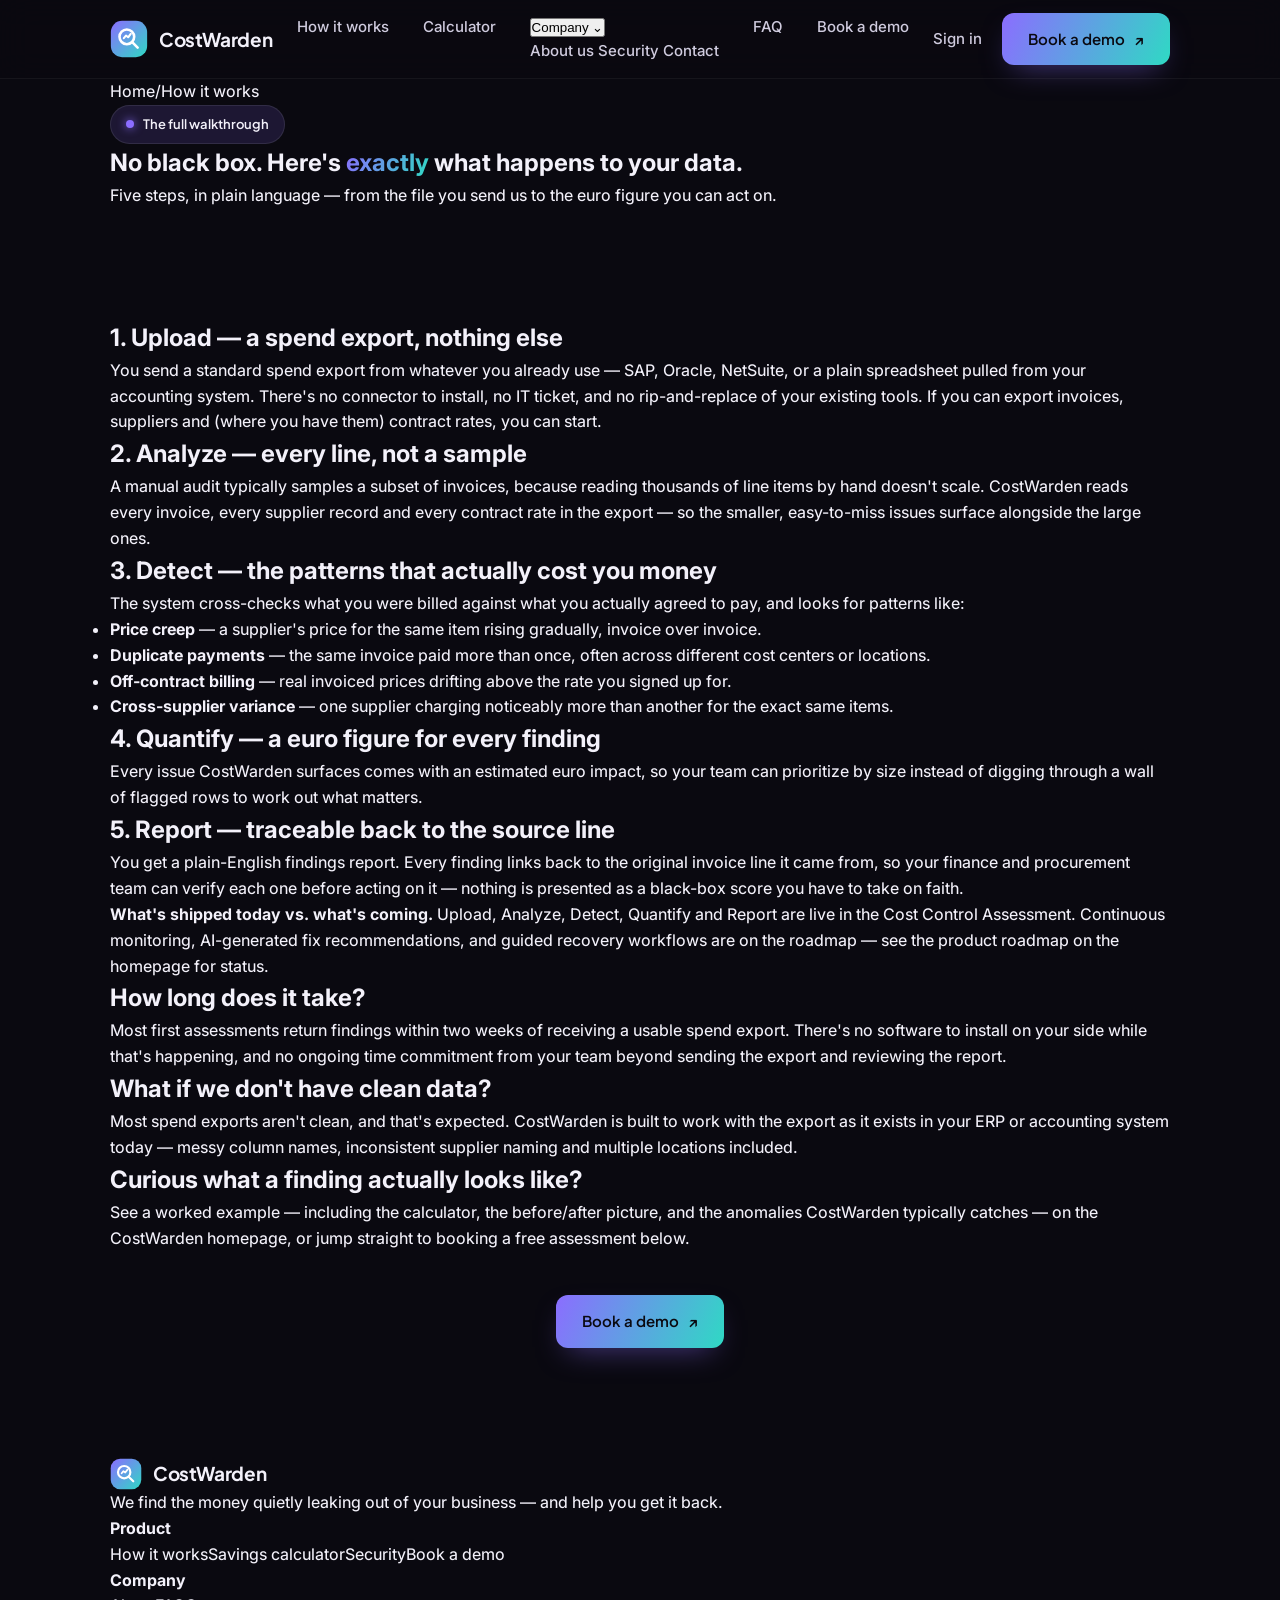
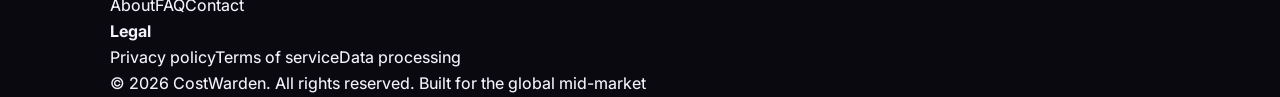
<file: how-it-works/index.html>
<!DOCTYPE html>
<html lang="en" data-theme="violet">
<head>
<meta charset="UTF-8">
<meta name="viewport" content="width=device-width, initial-scale=1.0">

<title>How CostWarden Works — AI Invoice Auditing, Step by Step</title>
<meta name="description" content="See exactly how CostWarden reads your spend export, cross-checks every invoice against your contracts, and turns overpayments into a quantified, verifiable findings report.">
<meta name="keywords" content="how invoice audit software works, AI spend analysis process, duplicate invoice detection, contract price compliance, accounts payable audit process">
<link rel="canonical" href="https://costwarden.co/how-it-works/">
<meta name="robots" content="index, follow, max-image-preview:large">
<meta name="author" content="CostWarden">
<meta name="theme-color" content="#0A0910">

<meta property="og:type" content="website">
<meta property="og:site_name" content="CostWarden">
<meta property="og:locale" content="en_US">
<meta property="og:url" content="https://costwarden.co/how-it-works/">
<meta property="og:title" content="How CostWarden Works — AI Invoice Auditing, Step by Step">
<meta property="og:description" content="From spend export to quantified findings report: how CostWarden catches overpayments, duplicates and price creep.">
<meta property="og:image" content="https://costwarden.co/assets/img/og-image.jpg">
<meta property="og:image:width" content="1200">
<meta property="og:image:height" content="630">
<meta property="og:image:alt" content="CostWarden — Find the money hiding in your business">

<meta name="twitter:card" content="summary_large_image">
<meta name="twitter:title" content="How CostWarden Works — AI Invoice Auditing, Step by Step">
<meta name="twitter:description" content="From spend export to quantified findings report: how CostWarden catches overpayments, duplicates and price creep.">
<meta name="twitter:image" content="https://costwarden.co/assets/img/og-image.jpg">

<link rel="icon" href="/assets/icons/favicon.ico" sizes="any">
<link rel="icon" type="image/png" sizes="32x32" href="/assets/icons/favicon-32.png">
<link rel="icon" type="image/png" sizes="16x16" href="/assets/icons/favicon-16.png">
<link rel="apple-touch-icon" sizes="180x180" href="/assets/icons/apple-touch-icon.png">
<link rel="manifest" href="site.webmanifest">

<link rel="preconnect" href="https://fonts.googleapis.com">
<link rel="preconnect" href="https://fonts.gstatic.com" crossorigin>
<link href="https://fonts.googleapis.com/css2?family=Plus+Jakarta+Sans:wght@400;500;600;700;800&family=Inter:wght@400;450;500;600&display=swap" rel="stylesheet">
<link rel="stylesheet" href="/css/styles.css">

<script type="application/ld+json">
{
  "@context": "https://schema.org",
  "@type": "BreadcrumbList",
  "itemListElement": [
    { "@type": "ListItem", "position": 1, "name": "Home", "item": "https://costwarden.co/" },
    { "@type": "ListItem", "position": 2, "name": "How it works", "item": "https://costwarden.co/how-it-works/" }
  ]
}
</script>
<script type="application/ld+json">
{
  "@context": "https://schema.org",
  "@type": "HowTo",
  "name": "How CostWarden audits your spend for overcharges",
  "description": "The five-step process CostWarden uses to turn a spend export into a quantified findings report.",
  "step": [
    { "@type": "HowToStep", "position": 1, "name": "Upload", "text": "Send a spend export from your ERP or accounting system — no integration needed." },
    { "@type": "HowToStep", "position": 2, "name": "Analyze", "text": "CostWarden reads every line: invoices, suppliers, contracts, prices, locations." },
    { "@type": "HowToStep", "position": 3, "name": "Detect", "text": "The system surfaces price rises, duplicate payments, leakage and cross-supplier variance." },
    { "@type": "HowToStep", "position": 4, "name": "Quantify", "text": "Each issue gets a euro figure, so you know what it's worth pursuing." },
    { "@type": "HowToStep", "position": 5, "name": "Report", "text": "You receive a plain-English findings report showing what, where and how much." }
  ]
}
</script>
</head>
<body>

<svg width="0" height="0" style="position:absolute" aria-hidden="true">
  <symbol id="cw-mark" viewBox="0 0 44 44">
    <defs><linearGradient id="cwg" x1="0" y1="0" x2="1" y2="1"><stop offset="0" stop-color="#8B6DFF"/><stop offset="1" stop-color="#2FD9C4"/></linearGradient></defs>
    <rect x="1" y="1" width="42" height="42" rx="13" fill="url(#cwg)"/>
    <circle cx="19.5" cy="19.5" r="8.5" fill="none" stroke="#fff" stroke-width="3"/>
    <path d="M26 26l6 6" stroke="#fff" stroke-width="3" stroke-linecap="round"/>
    <path d="M16 21l2.5-3 2.5 2 3-4" fill="none" stroke="#fff" stroke-width="2.4" stroke-linecap="round" stroke-linejoin="round"/>
  </symbol>
</svg>

<header>
  <nav class="wrap">
    <a class="brand-lock" href="/" aria-label="CostWarden home">
      <svg class="mark"><use href="#cw-mark"/></svg>
      <span class="wm">CostWarden</span>
    </a>
    <div class="nav-links">
      <a href="/how-it-works/">How it works</a>
      <a href="/#calc">Calculator</a>
      <div class="nav-drop">
        <button class="nav-drop-btn" type="button" aria-haspopup="true" aria-expanded="false">Company <span class="chev">⌄</span></button>
        <div class="nav-drop-menu" role="menu">
          <a href="/about/" role="menuitem">About us</a>
          <a href="/security/" role="menuitem">Security</a>
          <a href="/contact/" role="menuitem">Contact</a>
        </div>
      </div>
      <a href="/#faq">FAQ</a>
      <a href="/#book-demo">Book a demo</a>
    </div>
    <div class="nav-right">
      <a href="#" class="signin">Sign in</a>
      <a href="/#book-demo" class="btn btn-grad">Book a demo <span class="ar">↗</span></a>
    </div>
  </nav>
</header>

<main id="top">

  <section class="page-hero">
    <div class="wrap">
      <div class="crumbs"><a href="/">Home</a><span class="sep">/</span><span class="cur">How it works</span></div>
      <span class="pill"><span class="dot"></span>The full walkthrough</span>
      <h1>No black box. Here's <span class="grad-text">exactly</span> what happens to your data.</h1>
      <p class="lead">Five steps, in plain language — from the file you send us to the euro figure you can act on.</p>
    </div>
  </section>

  <section class="section">
    <div class="wrap">
      <div class="prose">
        <h2>1. Upload — a spend export, nothing else</h2>
        <p>You send a standard spend export from whatever you already use — SAP, Oracle, NetSuite, or a plain spreadsheet pulled from your accounting system. There's no connector to install, no IT ticket, and no rip-and-replace of your existing tools. If you can export invoices, suppliers and (where you have them) contract rates, you can start.</p>

        <h2>2. Analyze — every line, not a sample</h2>
        <p>A manual audit typically samples a subset of invoices, because reading thousands of line items by hand doesn't scale. CostWarden reads every invoice, every supplier record and every contract rate in the export — so the smaller, easy-to-miss issues surface alongside the large ones.</p>

        <h2>3. Detect — the patterns that actually cost you money</h2>
        <p>The system cross-checks what you were billed against what you actually agreed to pay, and looks for patterns like:</p>
        <ul>
          <li><strong>Price creep</strong> — a supplier's price for the same item rising gradually, invoice over invoice.</li>
          <li><strong>Duplicate payments</strong> — the same invoice paid more than once, often across different cost centers or locations.</li>
          <li><strong>Off-contract billing</strong> — real invoiced prices drifting above the rate you signed up for.</li>
          <li><strong>Cross-supplier variance</strong> — one supplier charging noticeably more than another for the exact same items.</li>
        </ul>

        <h2>4. Quantify — a euro figure for every finding</h2>
        <p>Every issue CostWarden surfaces comes with an estimated euro impact, so your team can prioritize by size instead of digging through a wall of flagged rows to work out what matters.</p>

        <h2>5. Report — traceable back to the source line</h2>
        <p>You get a plain-English findings report. Every finding links back to the original invoice line it came from, so your finance and procurement team can verify each one before acting on it — nothing is presented as a black-box score you have to take on faith.</p>

        <div class="legal-note">
          <b>What's shipped today vs. what's coming.</b> Upload, Analyze, Detect, Quantify and Report are live in the Cost Control Assessment. Continuous monitoring, AI-generated fix recommendations, and guided recovery workflows are on the roadmap — see the <a href="/#how">product roadmap</a> on the homepage for status.
        </div>

        <h2>How long does it take?</h2>
        <p>Most first assessments return findings within two weeks of receiving a usable spend export. There's no software to install on your side while that's happening, and no ongoing time commitment from your team beyond sending the export and reviewing the report.</p>

        <h2>What if we don't have clean data?</h2>
        <p>Most spend exports aren't clean, and that's expected. CostWarden is built to work with the export as it exists in your ERP or accounting system today — messy column names, inconsistent supplier naming and multiple locations included.</p>

        <h2>Curious what a finding actually looks like?</h2>
        <p>See a worked example — including the calculator, the before/after picture, and the anomalies CostWarden typically catches — on the <a href="/#calc">CostWarden homepage</a>, or jump straight to booking a free assessment below.</p>
      </div>

      <div style="text-align:center;margin-top:44px">
        <a href="/#book-demo" class="btn btn-grad">Book a demo <span class="ar">↗</span></a>
      </div>
    </div>
  </section>

</main>

<footer>
  <div class="wrap">
    <div class="foot-grid">
      <div class="foot-brand">
        <a class="brand-lock" href="/">
          <svg class="mark" style="width:32px;height:32px"><use href="#cw-mark"/></svg>
          <span class="wm">CostWarden</span>
        </a>
        <p>We find the money quietly leaking out of your business — and help you get it back.</p>
      </div>
      <div class="foot-col"><h4>Product</h4><a href="/how-it-works/">How it works</a><a href="/#calc">Savings calculator</a><a href="/security/">Security</a><a href="/#book-demo">Book a demo</a></div>
      <div class="foot-col"><h4>Company</h4><a href="/about/">About</a><a href="/#faq">FAQ</a><a href="/contact/">Contact</a></div>
      <div class="foot-col"><h4>Legal</h4><a href="/privacy-policy/">Privacy policy</a><a href="/terms/">Terms of service</a><a href="/data-processing/">Data processing</a></div>
    </div>
    <div class="foot-bottom">
      <span>© 2026 CostWarden. All rights reserved.</span>
      <span>Built for the global mid-market</span>
    </div>
  </div>
</footer>

<script src="/js/main.js"></script>
</body>
</html>
</file>
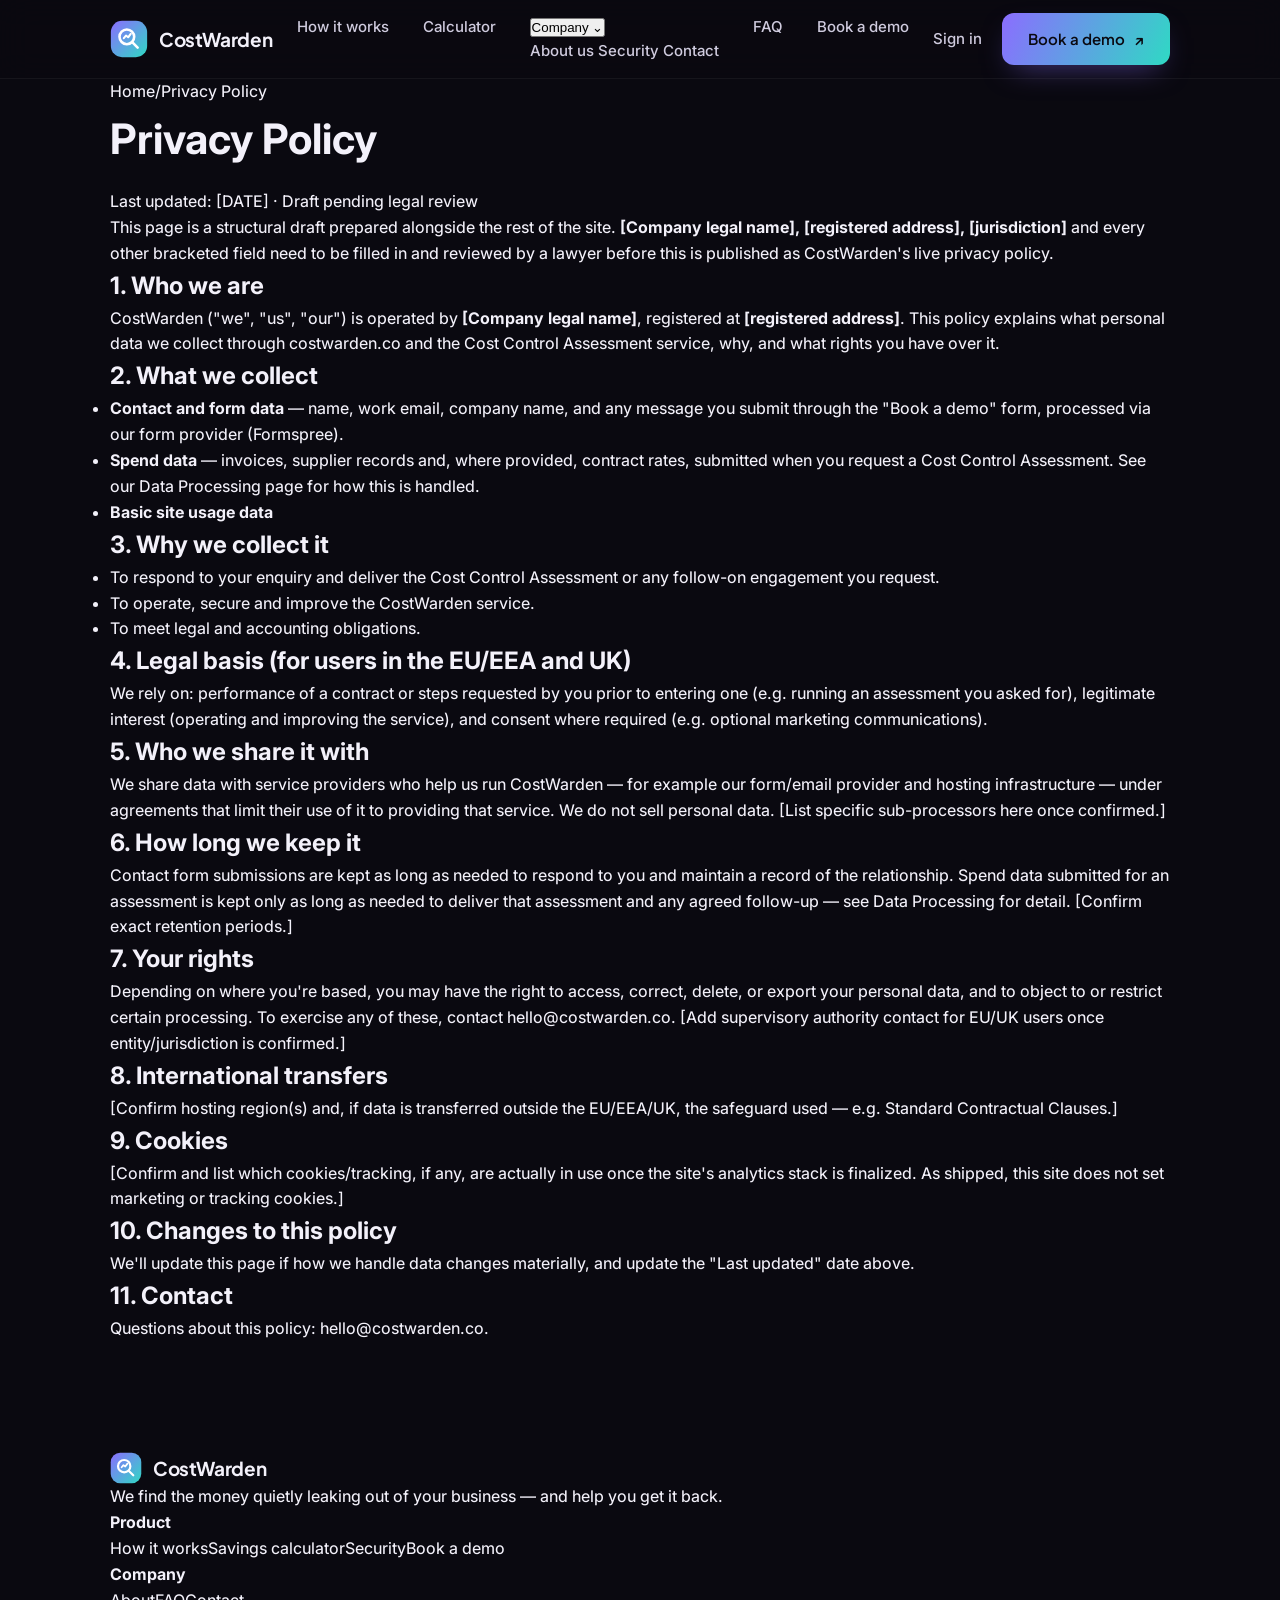
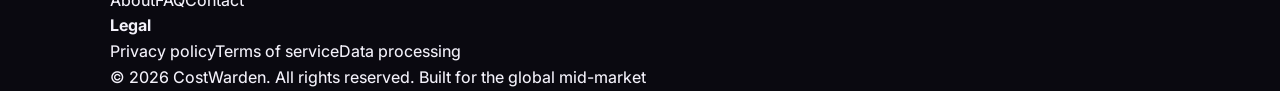
<file: privacy-policy/index.html>
<!DOCTYPE html>
<html lang="en" data-theme="violet">
<head>
<meta charset="UTF-8">
<meta name="viewport" content="width=device-width, initial-scale=1.0">

<title>Privacy Policy — CostWarden</title>
<meta name="description" content="CostWarden's privacy policy: what data we collect, why, how it's stored and protected, and your rights over it.">
<link rel="canonical" href="https://costwarden.co/privacy-policy/">
<meta name="robots" content="index, follow">
<meta name="author" content="CostWarden">
<meta name="theme-color" content="#0A0910">

<meta property="og:type" content="website">
<meta property="og:site_name" content="CostWarden">
<meta property="og:url" content="https://costwarden.co/privacy-policy/">
<meta property="og:title" content="Privacy Policy — CostWarden">
<meta property="og:image" content="https://costwarden.co/assets/img/og-image.jpg">

<link rel="icon" href="/assets/icons/favicon.ico" sizes="any">
<link rel="icon" type="image/png" sizes="32x32" href="/assets/icons/favicon-32.png">
<link rel="icon" type="image/png" sizes="16x16" href="/assets/icons/favicon-16.png">
<link rel="apple-touch-icon" sizes="180x180" href="/assets/icons/apple-touch-icon.png">
<link rel="manifest" href="site.webmanifest">

<link rel="preconnect" href="https://fonts.googleapis.com">
<link rel="preconnect" href="https://fonts.gstatic.com" crossorigin>
<link href="https://fonts.googleapis.com/css2?family=Plus+Jakarta+Sans:wght@400;500;600;700;800&family=Inter:wght@400;450;500;600&display=swap" rel="stylesheet">
<link rel="stylesheet" href="/css/styles.css">

<!-- NOTE TO TEAM: this is a structural draft, not a legally reviewed policy.
     Every [bracketed] placeholder needs a real value — legal entity name,
     registered address, governing law, DPO/privacy contact — and the whole
     page should get a pass from an actual lawyer before it goes live. Don't
     publish this as-is and treat it as final. -->
</head>
<body>

<svg width="0" height="0" style="position:absolute" aria-hidden="true">
  <symbol id="cw-mark" viewBox="0 0 44 44">
    <defs><linearGradient id="cwg" x1="0" y1="0" x2="1" y2="1"><stop offset="0" stop-color="#8B6DFF"/><stop offset="1" stop-color="#2FD9C4"/></linearGradient></defs>
    <rect x="1" y="1" width="42" height="42" rx="13" fill="url(#cwg)"/>
    <circle cx="19.5" cy="19.5" r="8.5" fill="none" stroke="#fff" stroke-width="3"/>
    <path d="M26 26l6 6" stroke="#fff" stroke-width="3" stroke-linecap="round"/>
    <path d="M16 21l2.5-3 2.5 2 3-4" fill="none" stroke="#fff" stroke-width="2.4" stroke-linecap="round" stroke-linejoin="round"/>
  </symbol>
</svg>

<header>
  <nav class="wrap">
    <a class="brand-lock" href="/" aria-label="CostWarden home">
      <svg class="mark"><use href="#cw-mark"/></svg>
      <span class="wm">CostWarden</span>
    </a>
    <div class="nav-links">
      <a href="/how-it-works/">How it works</a>
      <a href="/#calc">Calculator</a>
      <div class="nav-drop">
        <button class="nav-drop-btn" type="button" aria-haspopup="true" aria-expanded="false">Company <span class="chev">⌄</span></button>
        <div class="nav-drop-menu" role="menu">
          <a href="/about/" role="menuitem">About us</a>
          <a href="/security/" role="menuitem">Security</a>
          <a href="/contact/" role="menuitem">Contact</a>
        </div>
      </div>
      <a href="/#faq">FAQ</a>
      <a href="/#book-demo">Book a demo</a>
    </div>
    <div class="nav-right">
      <a href="#" class="signin">Sign in</a>
      <a href="/#book-demo" class="btn btn-grad">Book a demo <span class="ar">↗</span></a>
    </div>
  </nav>
</header>

<main id="top">
  <section class="page-hero" style="text-align:left">
    <div class="wrap">
      <div class="crumbs"><a href="/">Home</a><span class="sep">/</span><span class="cur">Privacy Policy</span></div>
      <h1 style="font-size:clamp(28px,4vw,42px)">Privacy Policy</h1>
    </div>
  </section>

  <section class="section" style="padding-top:16px">
    <div class="wrap">
      <div class="prose">
        <p class="legal-updated">Last updated: [DATE] · Draft pending legal review</p>
        <div class="legal-note">This page is a structural draft prepared alongside the rest of the site. <b>[Company legal name], [registered address], [jurisdiction]</b> and every other bracketed field need to be filled in and reviewed by a lawyer before this is published as CostWarden's live privacy policy.</div>

        <h2>1. Who we are</h2>
        <p>CostWarden ("we", "us", "our") is operated by <strong>[Company legal name]</strong>, registered at <strong>[registered address]</strong>. This policy explains what personal data we collect through costwarden.co and the Cost Control Assessment service, why, and what rights you have over it.</p>

        <h2>2. What we collect</h2>
        <ul>
          <li><strong>Contact and form data</strong> — name, work email, company name, and any message you submit through the "Book a demo" form, processed via our form provider (Formspree).</li>
          <li><strong>Spend data</strong> — invoices, supplier records and, where provided, contract rates, submitted when you request a Cost Control Assessment. See our <a href="/data-processing/">Data Processing</a> page for how this is handled.</li>
          <li><strong>Basic site usage data</strong — standard, aggregated technical data (such as pages viewed) collected to keep the site running and understand what content is useful. [Confirm and list any analytics tool in use, e.g. a specific analytics provider, once one is added.]</li>
        </ul>

        <h2>3. Why we collect it</h2>
        <ul>
          <li>To respond to your enquiry and deliver the Cost Control Assessment or any follow-on engagement you request.</li>
          <li>To operate, secure and improve the CostWarden service.</li>
          <li>To meet legal and accounting obligations.</li>
        </ul>

        <h2>4. Legal basis (for users in the EU/EEA and UK)</h2>
        <p>We rely on: performance of a contract or steps requested by you prior to entering one (e.g. running an assessment you asked for), legitimate interest (operating and improving the service), and consent where required (e.g. optional marketing communications).</p>

        <h2>5. Who we share it with</h2>
        <p>We share data with service providers who help us run CostWarden — for example our form/email provider and hosting infrastructure — under agreements that limit their use of it to providing that service. We do not sell personal data. [List specific sub-processors here once confirmed.]</p>

        <h2>6. How long we keep it</h2>
        <p>Contact form submissions are kept as long as needed to respond to you and maintain a record of the relationship. Spend data submitted for an assessment is kept only as long as needed to deliver that assessment and any agreed follow-up — see <a href="/data-processing/">Data Processing</a> for detail. [Confirm exact retention periods.]</p>

        <h2>7. Your rights</h2>
        <p>Depending on where you're based, you may have the right to access, correct, delete, or export your personal data, and to object to or restrict certain processing. To exercise any of these, contact <a href="mailto:hello@costwarden.co">hello@costwarden.co</a>. [Add supervisory authority contact for EU/UK users once entity/jurisdiction is confirmed.]</p>

        <h2>8. International transfers</h2>
        <p>[Confirm hosting region(s) and, if data is transferred outside the EU/EEA/UK, the safeguard used — e.g. Standard Contractual Clauses.]</p>

        <h2>9. Cookies</h2>
        <p>[Confirm and list which cookies/tracking, if any, are actually in use once the site's analytics stack is finalized. As shipped, this site does not set marketing or tracking cookies.]</p>

        <h2>10. Changes to this policy</h2>
        <p>We'll update this page if how we handle data changes materially, and update the "Last updated" date above.</p>

        <h2>11. Contact</h2>
        <p>Questions about this policy: <a href="mailto:hello@costwarden.co">hello@costwarden.co</a>.</p>
      </div>
    </div>
  </section>
</main>

<footer>
  <div class="wrap">
    <div class="foot-grid">
      <div class="foot-brand">
        <a class="brand-lock" href="/">
          <svg class="mark" style="width:32px;height:32px"><use href="#cw-mark"/></svg>
          <span class="wm">CostWarden</span>
        </a>
        <p>We find the money quietly leaking out of your business — and help you get it back.</p>
      </div>
      <div class="foot-col"><h4>Product</h4><a href="/how-it-works/">How it works</a><a href="/#calc">Savings calculator</a><a href="/security/">Security</a><a href="/#book-demo">Book a demo</a></div>
      <div class="foot-col"><h4>Company</h4><a href="/about/">About</a><a href="/#faq">FAQ</a><a href="/contact/">Contact</a></div>
      <div class="foot-col"><h4>Legal</h4><a href="/privacy-policy/">Privacy policy</a><a href="/terms/">Terms of service</a><a href="/data-processing/">Data processing</a></div>
    </div>
    <div class="foot-bottom">
      <span>© 2026 CostWarden. All rights reserved.</span>
      <span>Built for the global mid-market</span>
    </div>
  </div>
</footer>

<script src="/js/main.js"></script>
</body>
</html>
</file>
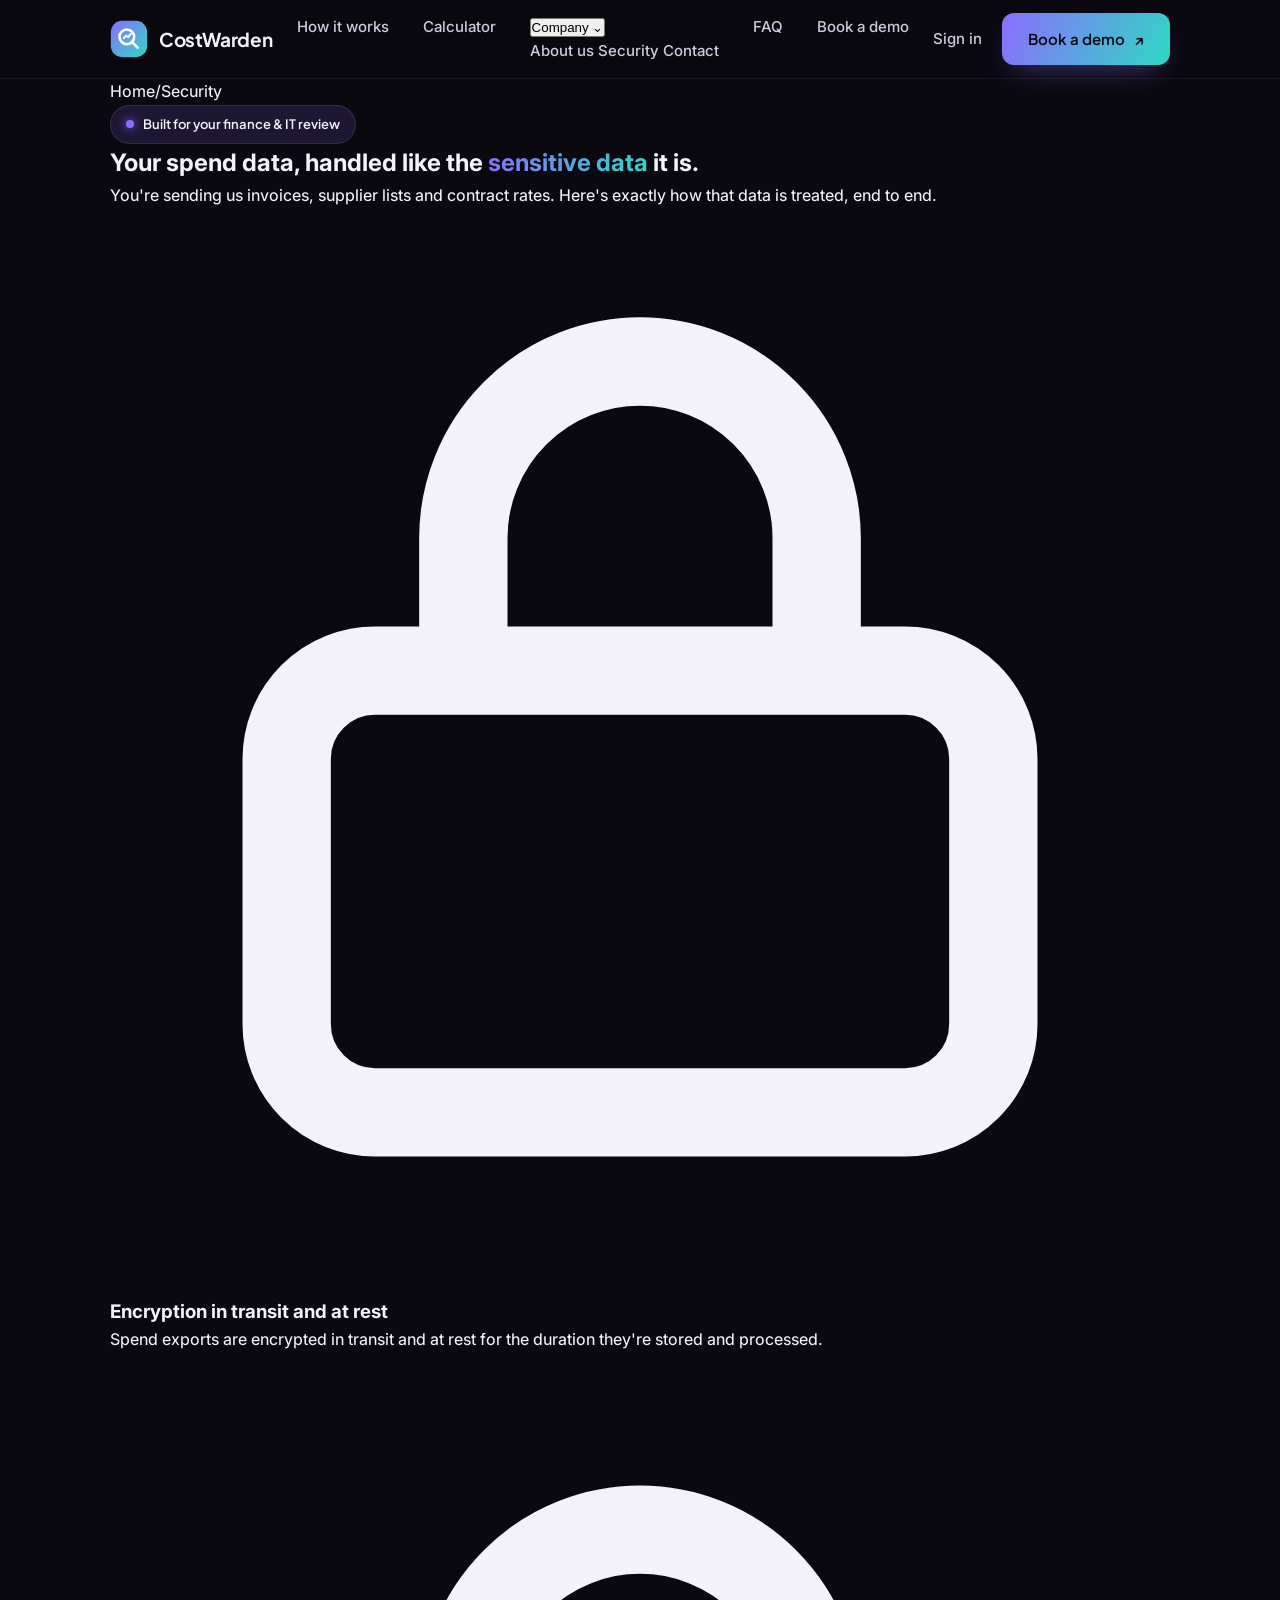
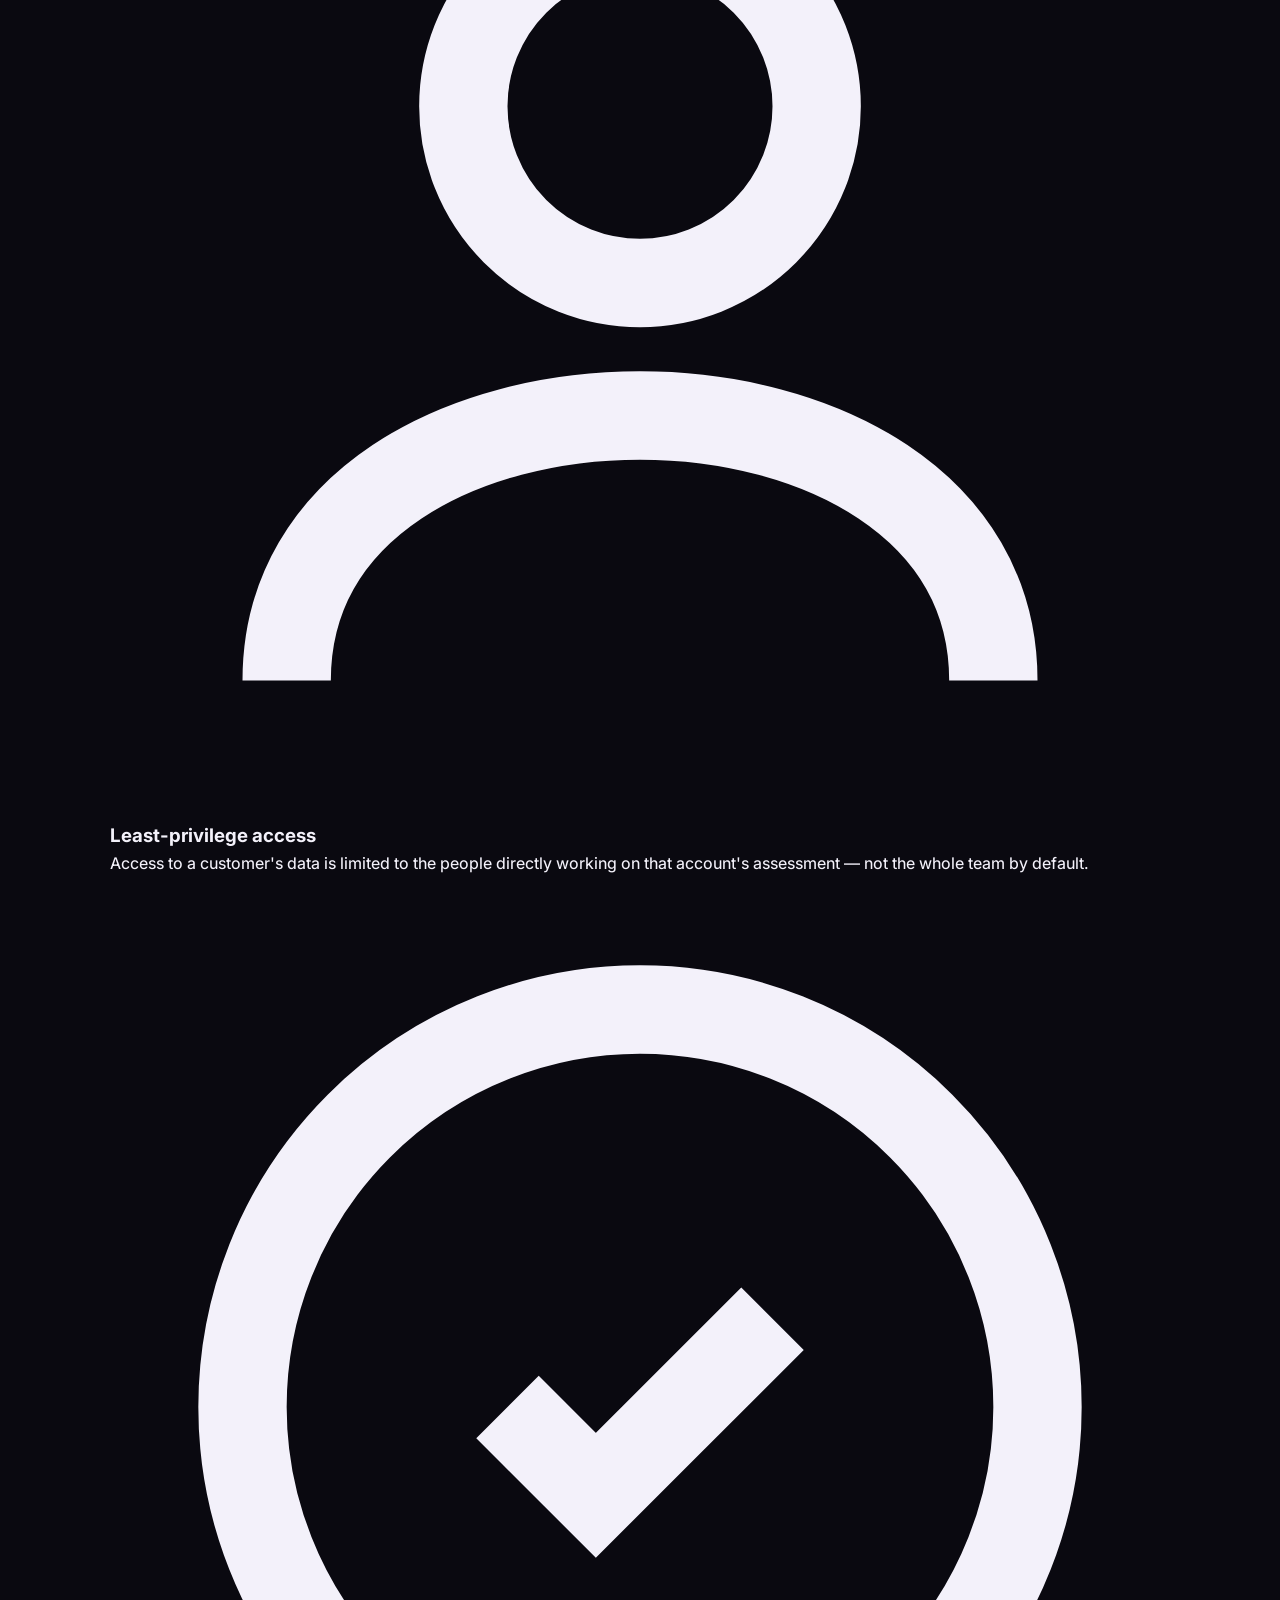
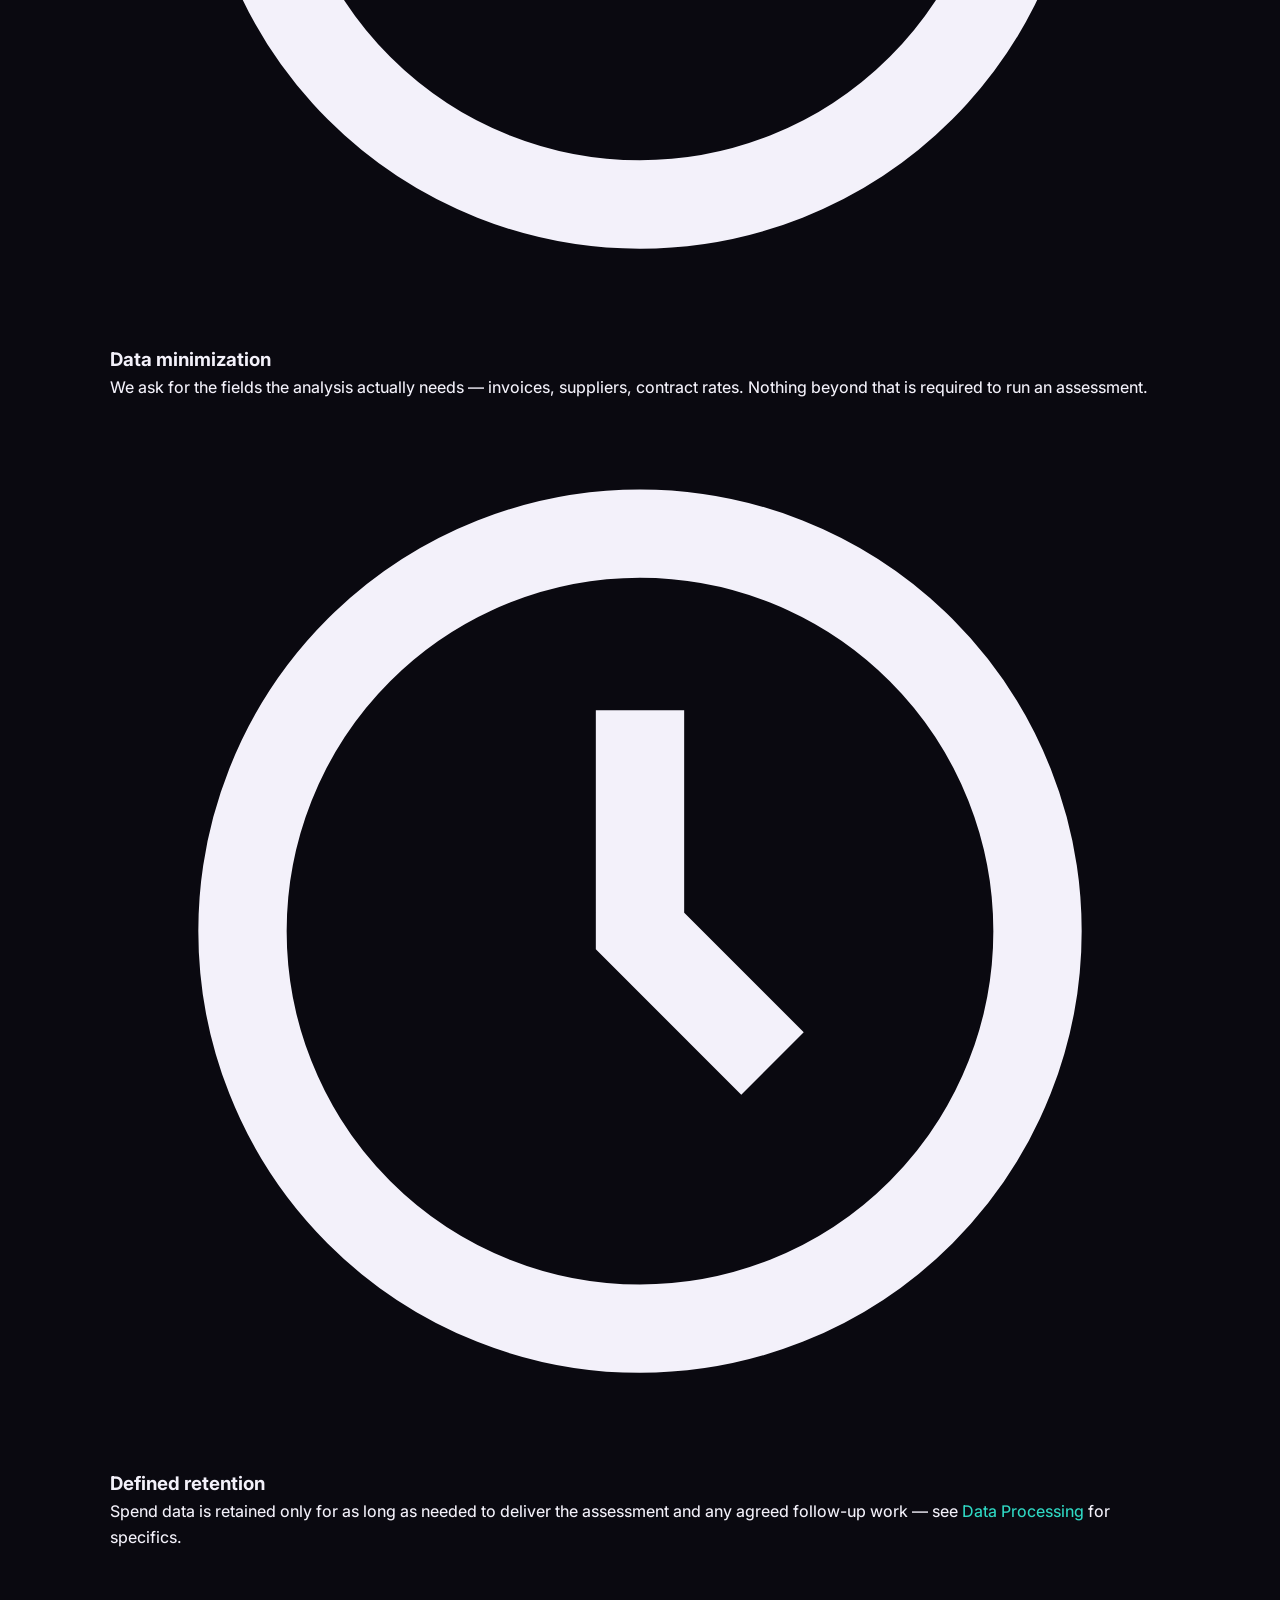
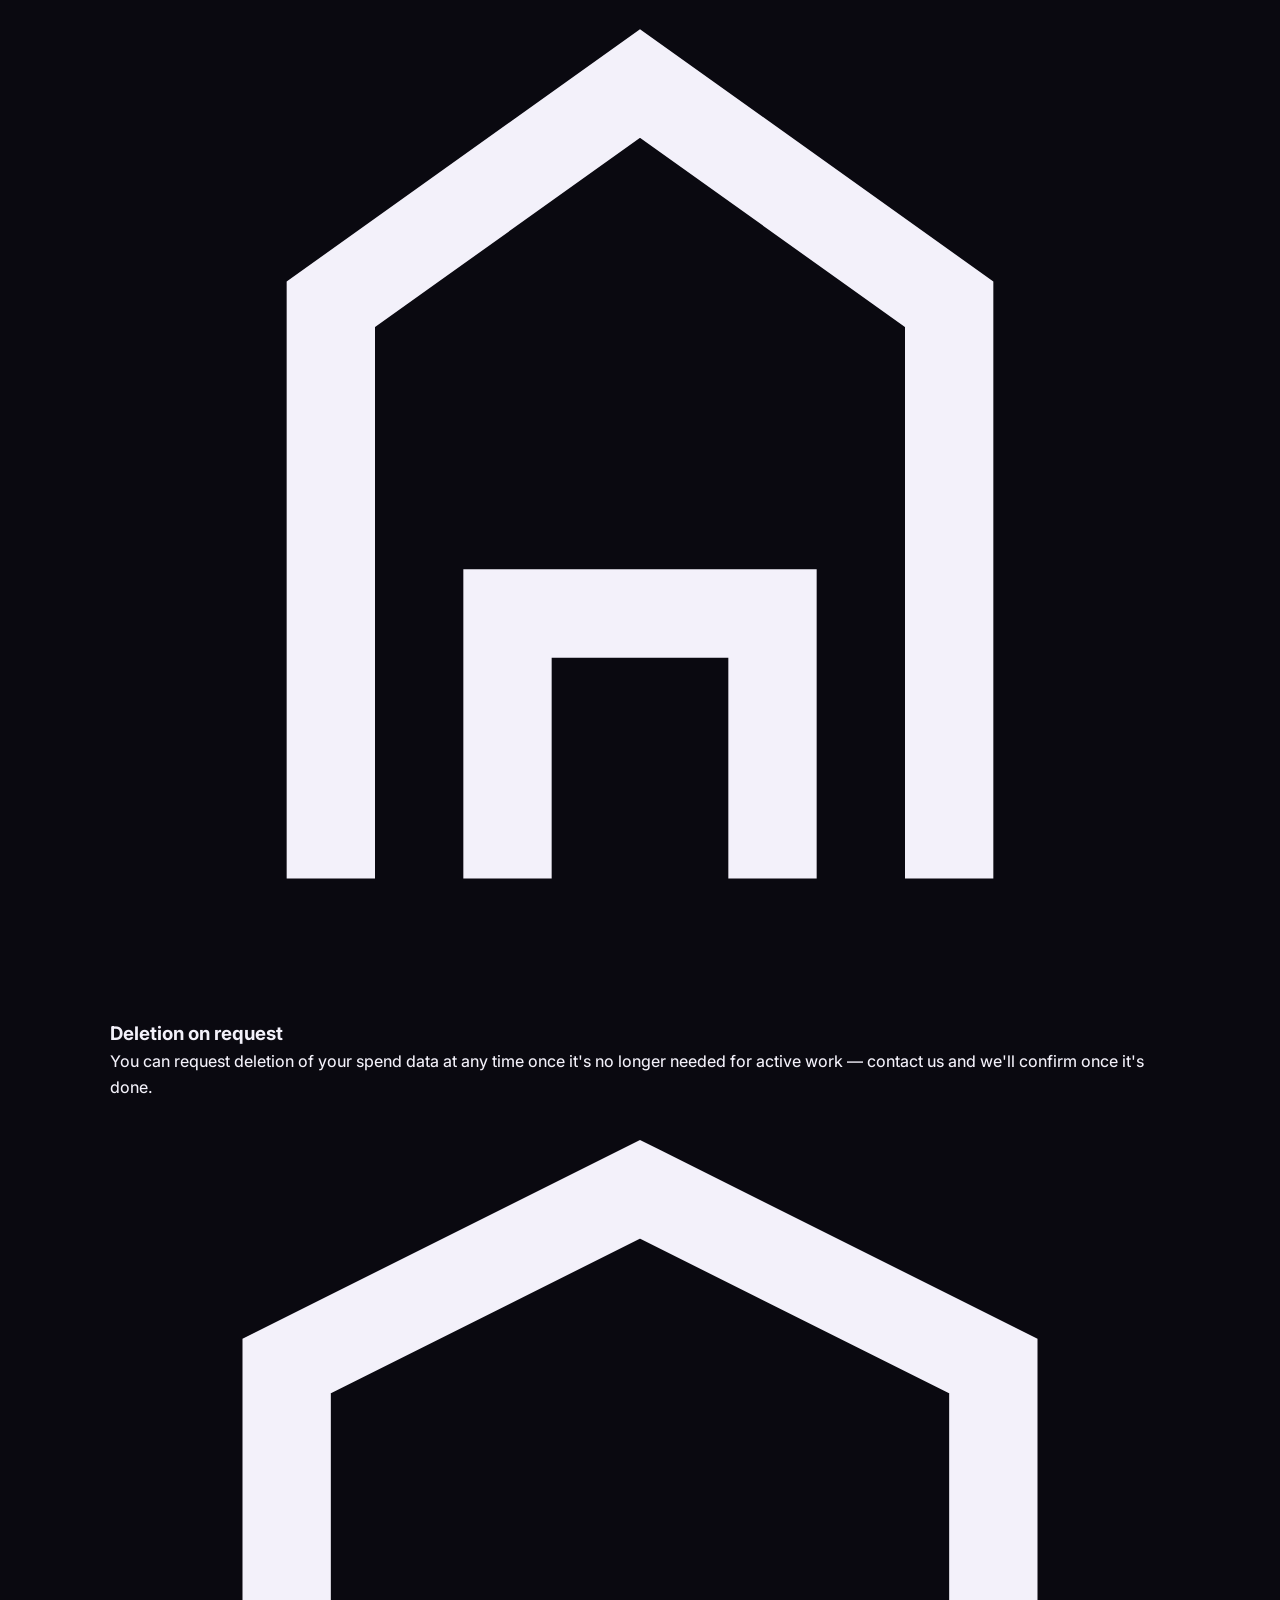
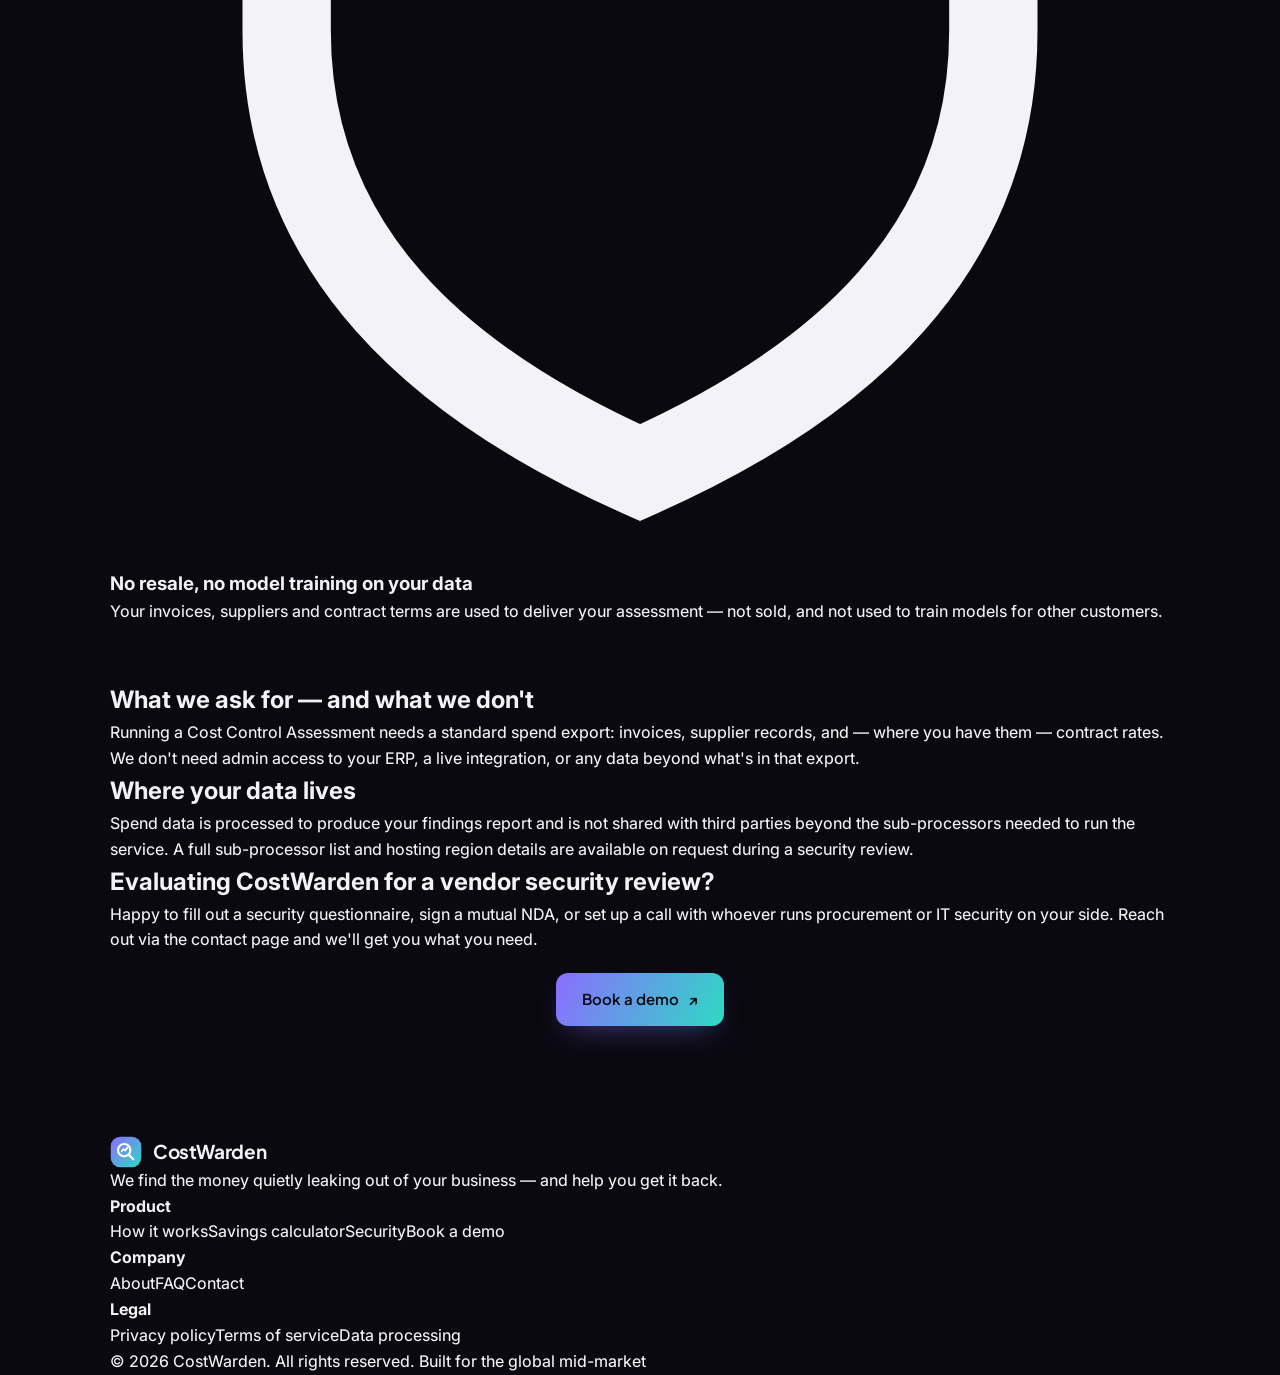
<file: security/index.html>
<!DOCTYPE html>
<html lang="en" data-theme="violet">
<head>
<meta charset="UTF-8">
<meta name="viewport" content="width=device-width, initial-scale=1.0">

<title>Security & Data Handling — CostWarden</title>
<meta name="description" content="How CostWarden handles your spend data: encryption, access control, data minimization, retention and deletion. Straight answers for finance and IT teams evaluating CostWarden.">
<meta name="keywords" content="CostWarden security, invoice audit data security, spend data privacy, AI vendor security review, financial data handling">
<link rel="canonical" href="https://costwarden.co/security/">
<meta name="robots" content="index, follow, max-image-preview:large">
<meta name="author" content="CostWarden">
<meta name="theme-color" content="#0A0910">

<meta property="og:type" content="website">
<meta property="og:site_name" content="CostWarden">
<meta property="og:locale" content="en_US">
<meta property="og:url" content="https://costwarden.co/security/">
<meta property="og:title" content="Security & Data Handling — CostWarden">
<meta property="og:description" content="How CostWarden handles your spend data: encryption, access control, data minimization, retention and deletion.">
<meta property="og:image" content="https://costwarden.co/assets/img/og-image.jpg">
<meta property="og:image:width" content="1200">
<meta property="og:image:height" content="630">
<meta property="og:image:alt" content="CostWarden — Find the money hiding in your business">

<meta name="twitter:card" content="summary_large_image">
<meta name="twitter:title" content="Security & Data Handling — CostWarden">
<meta name="twitter:description" content="How CostWarden handles your spend data: encryption, access control, data minimization, retention and deletion.">
<meta name="twitter:image" content="https://costwarden.co/assets/img/og-image.jpg">

<link rel="icon" href="/assets/icons/favicon.ico" sizes="any">
<link rel="icon" type="image/png" sizes="32x32" href="/assets/icons/favicon-32.png">
<link rel="icon" type="image/png" sizes="16x16" href="/assets/icons/favicon-16.png">
<link rel="apple-touch-icon" sizes="180x180" href="/assets/icons/apple-touch-icon.png">
<link rel="manifest" href="site.webmanifest">

<link rel="preconnect" href="https://fonts.googleapis.com">
<link rel="preconnect" href="https://fonts.gstatic.com" crossorigin>
<link href="https://fonts.googleapis.com/css2?family=Plus+Jakarta+Sans:wght@400;500;600;700;800&family=Inter:wght@400;450;500;600&display=swap" rel="stylesheet">
<link rel="stylesheet" href="/css/styles.css">

<script type="application/ld+json">
{
  "@context": "https://schema.org",
  "@type": "BreadcrumbList",
  "itemListElement": [
    { "@type": "ListItem", "position": 1, "name": "Home", "item": "https://costwarden.co/" },
    { "@type": "ListItem", "position": 2, "name": "Security", "item": "https://costwarden.co/security/" }
  ]
}
</script>

<!-- NOTE TO TEAM: this page intentionally avoids naming specific certifications
     (SOC 2, ISO 27001, etc.) or a specific cloud region/subprocessor list, since
     none of that was confirmed at time of writing. Replace the placeholders
     below with real, verifiable specifics as soon as you have them — claiming
     an unverified certification is a compliance and trust risk, not just a
     copy problem. -->
</head>
<body>

<svg width="0" height="0" style="position:absolute" aria-hidden="true">
  <symbol id="cw-mark" viewBox="0 0 44 44">
    <defs><linearGradient id="cwg" x1="0" y1="0" x2="1" y2="1"><stop offset="0" stop-color="#8B6DFF"/><stop offset="1" stop-color="#2FD9C4"/></linearGradient></defs>
    <rect x="1" y="1" width="42" height="42" rx="13" fill="url(#cwg)"/>
    <circle cx="19.5" cy="19.5" r="8.5" fill="none" stroke="#fff" stroke-width="3"/>
    <path d="M26 26l6 6" stroke="#fff" stroke-width="3" stroke-linecap="round"/>
    <path d="M16 21l2.5-3 2.5 2 3-4" fill="none" stroke="#fff" stroke-width="2.4" stroke-linecap="round" stroke-linejoin="round"/>
  </symbol>
</svg>

<header>
  <nav class="wrap">
    <a class="brand-lock" href="/" aria-label="CostWarden home">
      <svg class="mark"><use href="#cw-mark"/></svg>
      <span class="wm">CostWarden</span>
    </a>
    <div class="nav-links">
      <a href="/how-it-works/">How it works</a>
      <a href="/#calc">Calculator</a>
      <div class="nav-drop">
        <button class="nav-drop-btn" type="button" aria-haspopup="true" aria-expanded="false">Company <span class="chev">⌄</span></button>
        <div class="nav-drop-menu" role="menu">
          <a href="/about/" role="menuitem">About us</a>
          <a href="/security/" role="menuitem">Security</a>
          <a href="/contact/" role="menuitem">Contact</a>
        </div>
      </div>
      <a href="/#faq">FAQ</a>
      <a href="/#book-demo">Book a demo</a>
    </div>
    <div class="nav-right">
      <a href="#" class="signin">Sign in</a>
      <a href="/#book-demo" class="btn btn-grad">Book a demo <span class="ar">↗</span></a>
    </div>
  </nav>
</header>

<main id="top">

  <section class="page-hero">
    <div class="wrap">
      <div class="crumbs"><a href="/">Home</a><span class="sep">/</span><span class="cur">Security</span></div>
      <span class="pill"><span class="dot"></span>Built for your finance & IT review</span>
      <h1>Your spend data, handled like the <span class="grad-text">sensitive data</span> it is.</h1>
      <p class="lead">You're sending us invoices, supplier lists and contract rates. Here's exactly how that data is treated, end to end.</p>
    </div>
  </section>

  <section class="section" style="padding-top:20px">
    <div class="wrap">
      <div class="info-grid">
        <div class="info-card">
          <div class="ii"><svg viewBox="0 0 24 24" fill="none" stroke="currentColor" stroke-width="2"><rect x="4" y="10" width="16" height="10" rx="2"/><path d="M8 10V7a4 4 0 018 0v3"/></svg></div>
          <h3>Encryption in transit and at rest</h3>
          <p>Spend exports are encrypted in transit and at rest for the duration they're stored and processed.</p>
        </div>
        <div class="info-card">
          <div class="ii"><svg viewBox="0 0 24 24" fill="none" stroke="currentColor" stroke-width="2"><circle cx="12" cy="8" r="4"/><path d="M4 21c0-4 4-6 8-6s8 2 8 6"/></svg></div>
          <h3>Least-privilege access</h3>
          <p>Access to a customer's data is limited to the people directly working on that account's assessment — not the whole team by default.</p>
        </div>
        <div class="info-card">
          <div class="ii"><svg viewBox="0 0 24 24" fill="none" stroke="currentColor" stroke-width="2"><path d="M9 12l2 2 4-4"/><circle cx="12" cy="12" r="9"/></svg></div>
          <h3>Data minimization</h3>
          <p>We ask for the fields the analysis actually needs — invoices, suppliers, contract rates. Nothing beyond that is required to run an assessment.</p>
        </div>
        <div class="info-card">
          <div class="ii"><svg viewBox="0 0 24 24" fill="none" stroke="currentColor" stroke-width="2"><path d="M3 12a9 9 0 1018 0 9 9 0 00-18 0z"/><path d="M12 7v5l3 3"/></svg></div>
          <h3>Defined retention</h3>
          <p>Spend data is retained only for as long as needed to deliver the assessment and any agreed follow-up work — see <a href="/data-processing/" style="color:var(--teal)">Data Processing</a> for specifics.</p>
        </div>
        <div class="info-card">
          <div class="ii"><svg viewBox="0 0 24 24" fill="none" stroke="currentColor" stroke-width="2"><path d="M19 21V8l-7-5-7 5v13"/><path d="M9 21v-6h6v6"/></svg></div>
          <h3>Deletion on request</h3>
          <p>You can request deletion of your spend data at any time once it's no longer needed for active work — contact us and we'll confirm once it's done.</p>
        </div>
        <div class="info-card">
          <div class="ii"><svg viewBox="0 0 24 24" fill="none" stroke="currentColor" stroke-width="2"><path d="M12 2l8 4v6c0 5-3.5 8-8 10-4.5-2-8-5-8-10V6l8-4z"/></svg></div>
          <h3>No resale, no model training on your data</h3>
          <p>Your invoices, suppliers and contract terms are used to deliver your assessment — not sold, and not used to train models for other customers.</p>
        </div>
      </div>

      <div class="prose" style="margin-top:56px">
        <h2>What we ask for — and what we don't</h2>
        <p>Running a Cost Control Assessment needs a standard spend export: invoices, supplier records, and — where you have them — contract rates. We don't need admin access to your ERP, a live integration, or any data beyond what's in that export.</p>

        <h2>Where your data lives</h2>
        <p>Spend data is processed to produce your findings report and is not shared with third parties beyond the sub-processors needed to run the service. A full sub-processor list and hosting region details are available on request during a security review.</p>

        <h2>Evaluating CostWarden for a vendor security review?</h2>
        <p>Happy to fill out a security questionnaire, sign a mutual NDA, or set up a call with whoever runs procurement or IT security on your side. Reach out via the <a href="/contact/">contact page</a> and we'll get you what you need.</p>
      </div>

      <div style="text-align:center;margin-top:20px">
        <a href="/#book-demo" class="btn btn-grad">Book a demo <span class="ar">↗</span></a>
      </div>
    </div>
  </section>

</main>

<footer>
  <div class="wrap">
    <div class="foot-grid">
      <div class="foot-brand">
        <a class="brand-lock" href="/">
          <svg class="mark" style="width:32px;height:32px"><use href="#cw-mark"/></svg>
          <span class="wm">CostWarden</span>
        </a>
        <p>We find the money quietly leaking out of your business — and help you get it back.</p>
      </div>
      <div class="foot-col"><h4>Product</h4><a href="/how-it-works/">How it works</a><a href="/#calc">Savings calculator</a><a href="/security/">Security</a><a href="/#book-demo">Book a demo</a></div>
      <div class="foot-col"><h4>Company</h4><a href="/about/">About</a><a href="/#faq">FAQ</a><a href="/contact/">Contact</a></div>
      <div class="foot-col"><h4>Legal</h4><a href="/privacy-policy/">Privacy policy</a><a href="/terms/">Terms of service</a><a href="/data-processing/">Data processing</a></div>
    </div>
    <div class="foot-bottom">
      <span>© 2026 CostWarden. All rights reserved.</span>
      <span>Built for the global mid-market</span>
    </div>
  </div>
</footer>

<script src="/js/main.js"></script>
</body>
</html>
</file>
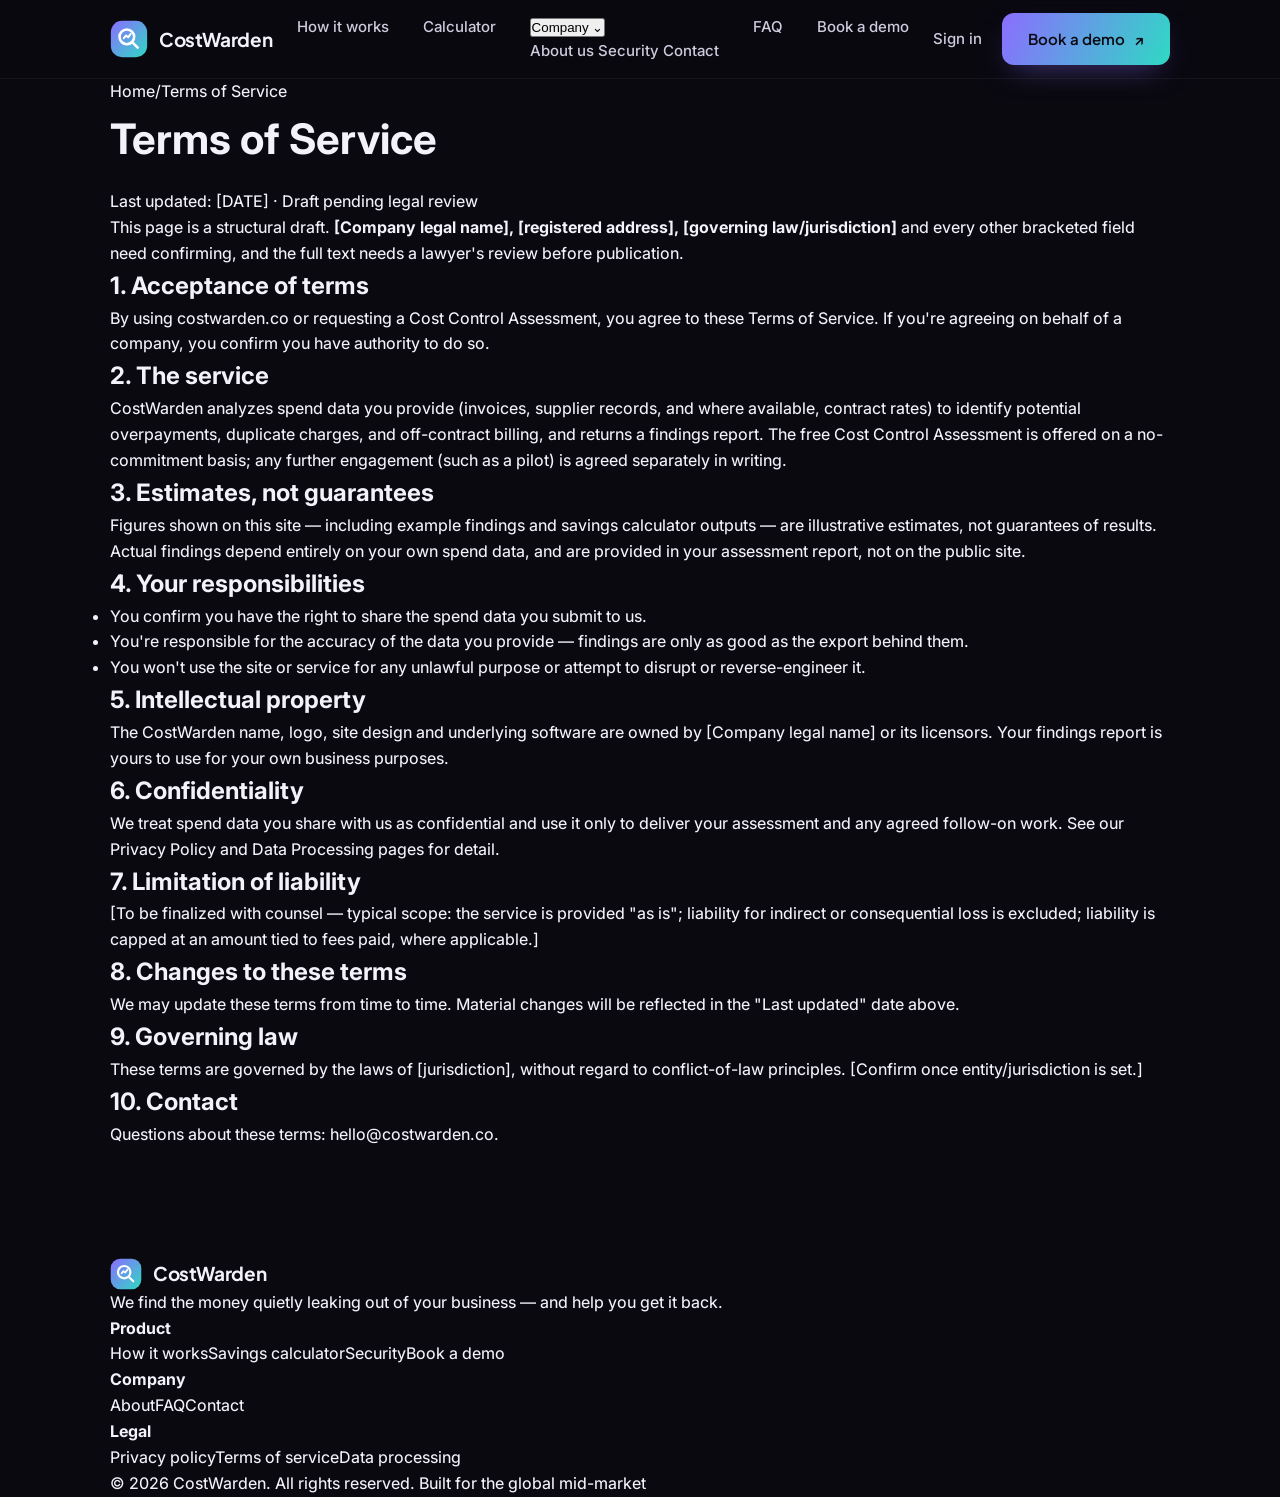
<file: terms/index.html>
<!DOCTYPE html>
<html lang="en" data-theme="violet">
<head>
<meta charset="UTF-8">
<meta name="viewport" content="width=device-width, initial-scale=1.0">

<title>Terms of Service — CostWarden</title>
<meta name="description" content="The terms that govern use of the CostWarden website and the Cost Control Assessment service.">
<link rel="canonical" href="https://costwarden.co/terms/">
<meta name="robots" content="index, follow">
<meta name="author" content="CostWarden">
<meta name="theme-color" content="#0A0910">

<meta property="og:type" content="website">
<meta property="og:site_name" content="CostWarden">
<meta property="og:url" content="https://costwarden.co/terms/">
<meta property="og:title" content="Terms of Service — CostWarden">
<meta property="og:image" content="https://costwarden.co/assets/img/og-image.jpg">

<link rel="icon" href="/assets/icons/favicon.ico" sizes="any">
<link rel="icon" type="image/png" sizes="32x32" href="/assets/icons/favicon-32.png">
<link rel="icon" type="image/png" sizes="16x16" href="/assets/icons/favicon-16.png">
<link rel="apple-touch-icon" sizes="180x180" href="/assets/icons/apple-touch-icon.png">
<link rel="manifest" href="site.webmanifest">

<link rel="preconnect" href="https://fonts.googleapis.com">
<link rel="preconnect" href="https://fonts.gstatic.com" crossorigin>
<link href="https://fonts.googleapis.com/css2?family=Plus+Jakarta+Sans:wght@400;500;600;700;800&family=Inter:wght@400;450;500;600&display=swap" rel="stylesheet">
<link rel="stylesheet" href="/css/styles.css">

<!-- NOTE TO TEAM: structural draft only — needs real entity/jurisdiction
     details and a legal review before publishing. -->
</head>
<body>

<svg width="0" height="0" style="position:absolute" aria-hidden="true">
  <symbol id="cw-mark" viewBox="0 0 44 44">
    <defs><linearGradient id="cwg" x1="0" y1="0" x2="1" y2="1"><stop offset="0" stop-color="#8B6DFF"/><stop offset="1" stop-color="#2FD9C4"/></linearGradient></defs>
    <rect x="1" y="1" width="42" height="42" rx="13" fill="url(#cwg)"/>
    <circle cx="19.5" cy="19.5" r="8.5" fill="none" stroke="#fff" stroke-width="3"/>
    <path d="M26 26l6 6" stroke="#fff" stroke-width="3" stroke-linecap="round"/>
    <path d="M16 21l2.5-3 2.5 2 3-4" fill="none" stroke="#fff" stroke-width="2.4" stroke-linecap="round" stroke-linejoin="round"/>
  </symbol>
</svg>

<header>
  <nav class="wrap">
    <a class="brand-lock" href="/" aria-label="CostWarden home">
      <svg class="mark"><use href="#cw-mark"/></svg>
      <span class="wm">CostWarden</span>
    </a>
    <div class="nav-links">
      <a href="/how-it-works/">How it works</a>
      <a href="/#calc">Calculator</a>
      <div class="nav-drop">
        <button class="nav-drop-btn" type="button" aria-haspopup="true" aria-expanded="false">Company <span class="chev">⌄</span></button>
        <div class="nav-drop-menu" role="menu">
          <a href="/about/" role="menuitem">About us</a>
          <a href="/security/" role="menuitem">Security</a>
          <a href="/contact/" role="menuitem">Contact</a>
        </div>
      </div>
      <a href="/#faq">FAQ</a>
      <a href="/#book-demo">Book a demo</a>
    </div>
    <div class="nav-right">
      <a href="#" class="signin">Sign in</a>
      <a href="/#book-demo" class="btn btn-grad">Book a demo <span class="ar">↗</span></a>
    </div>
  </nav>
</header>

<main id="top">
  <section class="page-hero" style="text-align:left">
    <div class="wrap">
      <div class="crumbs"><a href="/">Home</a><span class="sep">/</span><span class="cur">Terms of Service</span></div>
      <h1 style="font-size:clamp(28px,4vw,42px)">Terms of Service</h1>
    </div>
  </section>

  <section class="section" style="padding-top:16px">
    <div class="wrap">
      <div class="prose">
        <p class="legal-updated">Last updated: [DATE] · Draft pending legal review</p>
        <div class="legal-note">This page is a structural draft. <b>[Company legal name], [registered address], [governing law/jurisdiction]</b> and every other bracketed field need confirming, and the full text needs a lawyer's review before publication.</div>

        <h2>1. Acceptance of terms</h2>
        <p>By using costwarden.co or requesting a Cost Control Assessment, you agree to these Terms of Service. If you're agreeing on behalf of a company, you confirm you have authority to do so.</p>

        <h2>2. The service</h2>
        <p>CostWarden analyzes spend data you provide (invoices, supplier records, and where available, contract rates) to identify potential overpayments, duplicate charges, and off-contract billing, and returns a findings report. The free Cost Control Assessment is offered on a no-commitment basis; any further engagement (such as a pilot) is agreed separately in writing.</p>

        <h2>3. Estimates, not guarantees</h2>
        <p>Figures shown on this site — including example findings and savings calculator outputs — are illustrative estimates, not guarantees of results. Actual findings depend entirely on your own spend data, and are provided in your assessment report, not on the public site.</p>

        <h2>4. Your responsibilities</h2>
        <ul>
          <li>You confirm you have the right to share the spend data you submit to us.</li>
          <li>You're responsible for the accuracy of the data you provide — findings are only as good as the export behind them.</li>
          <li>You won't use the site or service for any unlawful purpose or attempt to disrupt or reverse-engineer it.</li>
        </ul>

        <h2>5. Intellectual property</h2>
        <p>The CostWarden name, logo, site design and underlying software are owned by [Company legal name] or its licensors. Your findings report is yours to use for your own business purposes.</p>

        <h2>6. Confidentiality</h2>
        <p>We treat spend data you share with us as confidential and use it only to deliver your assessment and any agreed follow-on work. See our <a href="/privacy-policy/">Privacy Policy</a> and <a href="/data-processing/">Data Processing</a> pages for detail.</p>

        <h2>7. Limitation of liability</h2>
        <p>[To be finalized with counsel — typical scope: the service is provided "as is"; liability for indirect or consequential loss is excluded; liability is capped at an amount tied to fees paid, where applicable.]</p>

        <h2>8. Changes to these terms</h2>
        <p>We may update these terms from time to time. Material changes will be reflected in the "Last updated" date above.</p>

        <h2>9. Governing law</h2>
        <p>These terms are governed by the laws of [jurisdiction], without regard to conflict-of-law principles. [Confirm once entity/jurisdiction is set.]</p>

        <h2>10. Contact</h2>
        <p>Questions about these terms: <a href="mailto:hello@costwarden.co">hello@costwarden.co</a>.</p>
      </div>
    </div>
  </section>
</main>

<footer>
  <div class="wrap">
    <div class="foot-grid">
      <div class="foot-brand">
        <a class="brand-lock" href="/">
          <svg class="mark" style="width:32px;height:32px"><use href="#cw-mark"/></svg>
          <span class="wm">CostWarden</span>
        </a>
        <p>We find the money quietly leaking out of your business — and help you get it back.</p>
      </div>
      <div class="foot-col"><h4>Product</h4><a href="/how-it-works/">How it works</a><a href="/#calc">Savings calculator</a><a href="/security/">Security</a><a href="/#book-demo">Book a demo</a></div>
      <div class="foot-col"><h4>Company</h4><a href="/about/">About</a><a href="/#faq">FAQ</a><a href="/contact/">Contact</a></div>
      <div class="foot-col"><h4>Legal</h4><a href="/privacy-policy/">Privacy policy</a><a href="/terms/">Terms of service</a><a href="/data-processing/">Data processing</a></div>
    </div>
    <div class="foot-bottom">
      <span>© 2026 CostWarden. All rights reserved.</span>
      <span>Built for the global mid-market</span>
    </div>
  </div>
</footer>

<script src="/js/main.js"></script>
</body>
</html>
</file>
<file: css/styles.css>
:root{
    --bg:#0A0910;
    --surface:#14121D;
    --surface-2:#1B1927;
    --ink:#F3F1FA;
    --ink-2:#CFCBDE;
    --muted:#9A96AE;
    --line:rgba(255,255,255,.09);
    --line-soft:rgba(255,255,255,.05);
    --violet:#8B6DFF;
    --teal:#2FD9C4;
    --leak:#FF6E5A;
    --leak-soft:rgba(255,110,90,.14);
    --grad:linear-gradient(115deg,#8B6DFF 0%,#2FD9C4 100%);
    --shadow:0 30px 70px -34px rgba(0,0,0,.85);
    --shadow-soft:0 16px 40px -24px rgba(0,0,0,.7);
    --ff-display:'Plus Jakarta Sans',system-ui,sans-serif;
    --ff-body:'Inter',system-ui,sans-serif;
    --maxw:1140px;
    --brand:var(--violet);
    --brand-soft:rgba(139,109,255,.15);
  }
  [data-theme="teal"]{--brand:var(--teal);--brand-soft:rgba(47,217,196,.15)}
  *{margin:0;padding:0;box-sizing:border-box}
  html{scroll-behavior:smooth}
  body{background:var(--bg);color:var(--ink);font-family:var(--ff-body);font-weight:450;
    line-height:1.62;-webkit-font-smoothing:antialiased;overflow-x:hidden}
  ::selection{background:var(--violet);color:#fff}
  a{color:inherit;text-decoration:none}
  .wrap{max-width:var(--maxw);margin:0 auto;padding:0 40px}
  .section{padding:110px 0;position:relative}
  @media(max-width:600px){.wrap{padding:0 22px}.section{padding:78px 0}}
  .num{font-variant-numeric:tabular-nums;letter-spacing:-.01em}
  .grad-text{background:var(--grad);-webkit-background-clip:text;background-clip:text;color:transparent}

  .pill{display:inline-flex;align-items:center;gap:9px;background:var(--brand-soft);
    color:var(--ink);font-family:var(--ff-display);font-weight:600;font-size:13px;
    padding:8px 15px;border-radius:100px;border:1px solid var(--line)}
  .pill.leak{background:var(--leak-soft);color:#FF9384;border-color:rgba(255,110,90,.2)}
  .dot{width:8px;height:8px;border-radius:50%;background:var(--brand);flex-shrink:0;box-shadow:0 0 10px var(--brand)}
  .pill.leak .dot{background:var(--leak);box-shadow:0 0 10px var(--leak)}

  .btn{font-family:var(--ff-display);font-weight:600;font-size:15px;display:inline-flex;
    align-items:center;gap:9px;cursor:pointer;border:none;transition:transform .16s ease,box-shadow .25s,filter .2s,background .2s,border-color .2s}
  .btn-grad{background:var(--grad);color:#0A0910;padding:14px 26px;border-radius:12px;box-shadow:0 12px 30px -12px rgba(139,109,255,.5)}
  .btn-grad:hover{transform:translateY(-2px);filter:brightness(1.08);box-shadow:0 18px 40px -14px rgba(47,217,196,.55)}
  .btn-grad .ar{transition:transform .2s}
  .btn-grad:hover .ar{transform:translate(3px,-3px)}
  .btn-soft{background:rgba(255,255,255,.05);color:var(--ink);padding:13px 24px;border-radius:12px;border:1px solid var(--line)}
  .btn-soft:hover{border-color:var(--brand);background:rgba(255,255,255,.08)}

  .mark{width:38px;height:38px;flex-shrink:0}
  .brand-lock{display:flex;align-items:center;gap:11px}
  .brand-lock .wm{font-family:var(--ff-display);font-weight:700;font-size:19px;letter-spacing:-.02em;color:var(--ink)}

  header{position:sticky;top:0;z-index:40;background:rgba(10,9,16,.7);backdrop-filter:blur(16px);border-bottom:1px solid var(--line-soft)}
  nav{display:flex;align-items:center;justify-content:space-between;height:78px}
  .nav-links{display:flex;gap:34px;font-size:15px;color:var(--ink-2);font-weight:500}
  .nav-links a:hover{color:#fff}
  .nav-right{display:flex;align-items:center;gap:20px}
  .nav-right .signin{font-size:15px;color:var(--ink-2);font-weight:500}
  .nav-right .signin:hover{color:#fff}
  @media(max-width:860px){.nav-links{display:none}}
  @media(max-width:460px){.nav-right .signin{display:none}}

  /* hero */
  .hero{text-align:center;padding:90px 0 96px;position:relative;overflow:hidden}
  .hero::before{content:"";position:absolute;left:50%;top:-160px;width:1000px;height:720px;transform:translateX(-50%);z-index:0;
    background:radial-gradient(ellipse 50% 55% at 50% 45%,rgba(139,109,255,.22),transparent 62%),
               radial-gradient(ellipse 42% 45% at 68% 55%,rgba(47,217,196,.16),transparent 60%)}
  .hero-inner{position:relative;z-index:1;max-width:770px;margin:0 auto}
  .hero h1{font-family:var(--ff-display);font-weight:800;font-size:clamp(40px,6.8vw,74px);line-height:1.02;letter-spacing:-.035em;margin-top:26px}
  .hero-sub{margin:24px auto 0;max-width:32em;font-size:19px;color:var(--muted);line-height:1.6}
  .hero-cta{margin-top:36px;display:flex;gap:14px;justify-content:center;flex-wrap:wrap}
  .hero-trust{margin-top:24px;display:flex;gap:22px;justify-content:center;flex-wrap:wrap;font-size:14px;color:var(--muted)}
  .hero-trust span{display:inline-flex;align-items:center;gap:7px}
  .hero-trust .tk{color:var(--teal)}

  /* animated magnifier — the logo, alive */
  .hero-mag{width:112px;height:112px;margin:0 auto 6px;display:block;
    filter:drop-shadow(0 12px 30px rgba(139,109,255,.35));transform-origin:center;animation:magFloat 6.5s ease-in-out infinite}
  @keyframes magFloat{0%,100%{transform:translateY(0) rotate(-2deg)}50%{transform:translateY(-7px) rotate(1deg)}}
  .hero-mag .scanline{animation:magScan 2.8s ease-in-out infinite}
  @keyframes magScan{0%,100%{transform:translateY(-22px)}50%{transform:translateY(22px)}}
  .hero-mag .glint{animation:magGlint 5s ease-in-out infinite}
  @keyframes magGlint{0%,72%,100%{opacity:0}82%{opacity:.9}}
  .hero-mag .spark{opacity:0;animation:magSpark 3.4s ease-out infinite}
  .hero-mag .spark2{animation-delay:1.7s}
  @keyframes magSpark{0%{opacity:0;transform:translateY(8px) scale(.5)}22%{opacity:1}68%{opacity:1}100%{opacity:0;transform:translateY(-24px) scale(1)}}
  .hero h1 .grad-text{background-image:linear-gradient(115deg,#8B6DFF,#2FD9C4,#8B6DFF);background-size:220% 100%;animation:moneyShine 9s ease-in-out infinite}
  @keyframes moneyShine{0%,100%{background-position:0 0}50%{background-position:100% 0}}
  @media(max-width:600px){.hero-mag{width:92px;height:92px}}
  @media(prefers-reduced-motion:reduce){.hero-mag,.hero-mag *,.hero h1 .grad-text{animation:none!important}}

  .finding{max-width:520px;margin:56px auto 0;background:var(--surface);border:1px solid var(--line);border-radius:20px;
    padding:24px;box-shadow:var(--shadow);text-align:left;position:relative;z-index:1;overflow:hidden}
</file>
